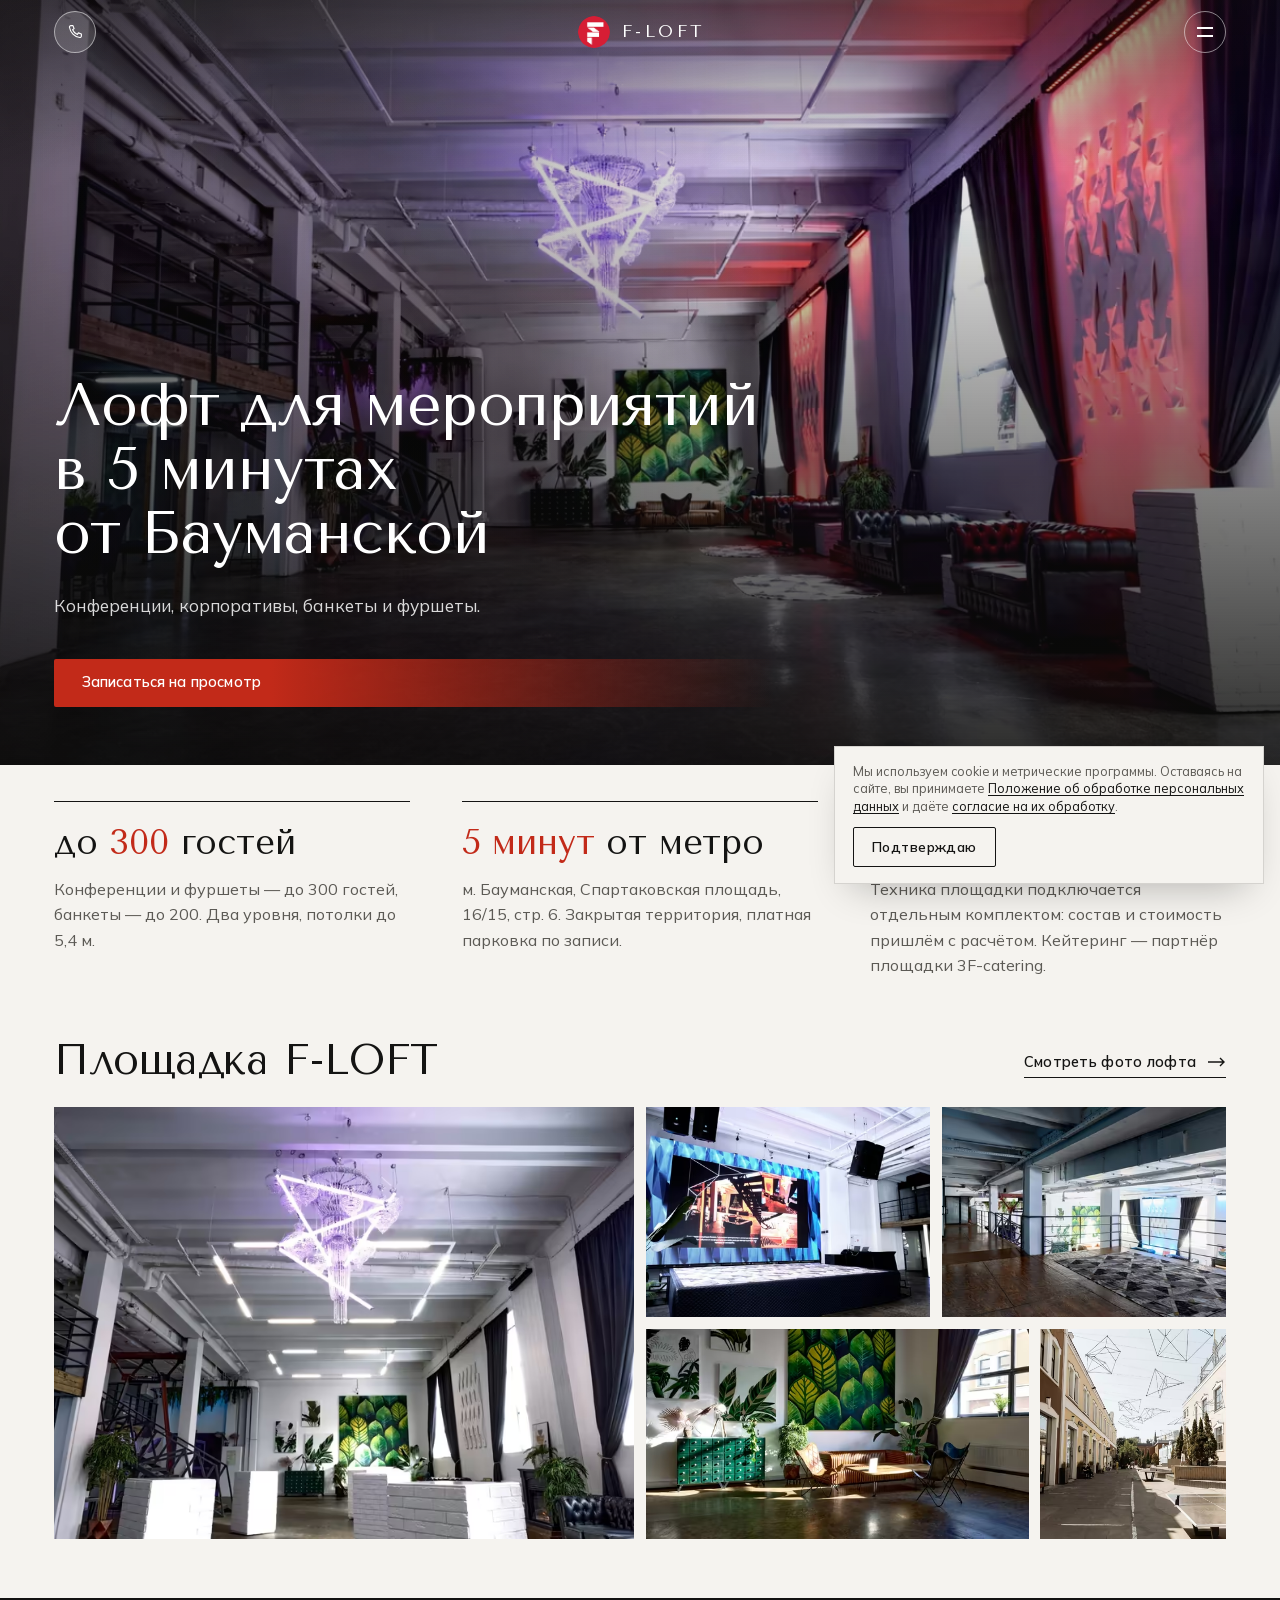
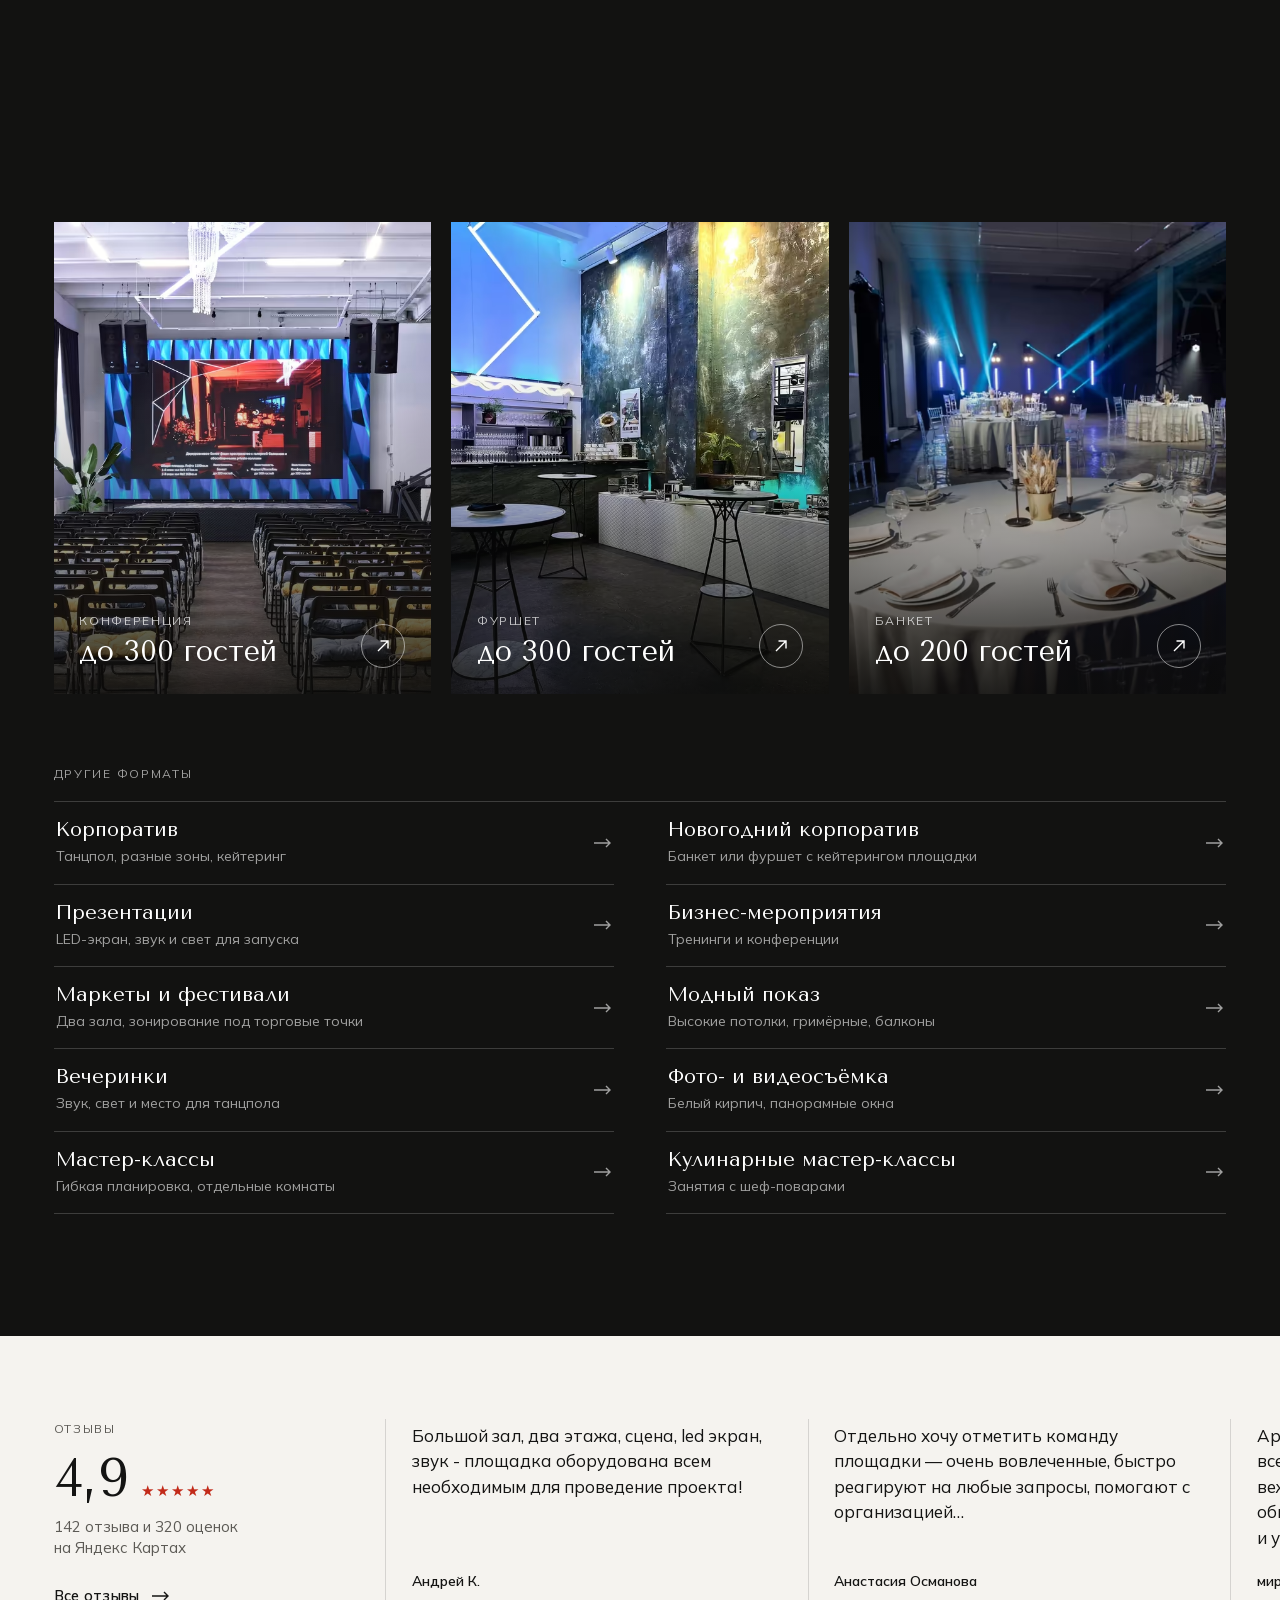
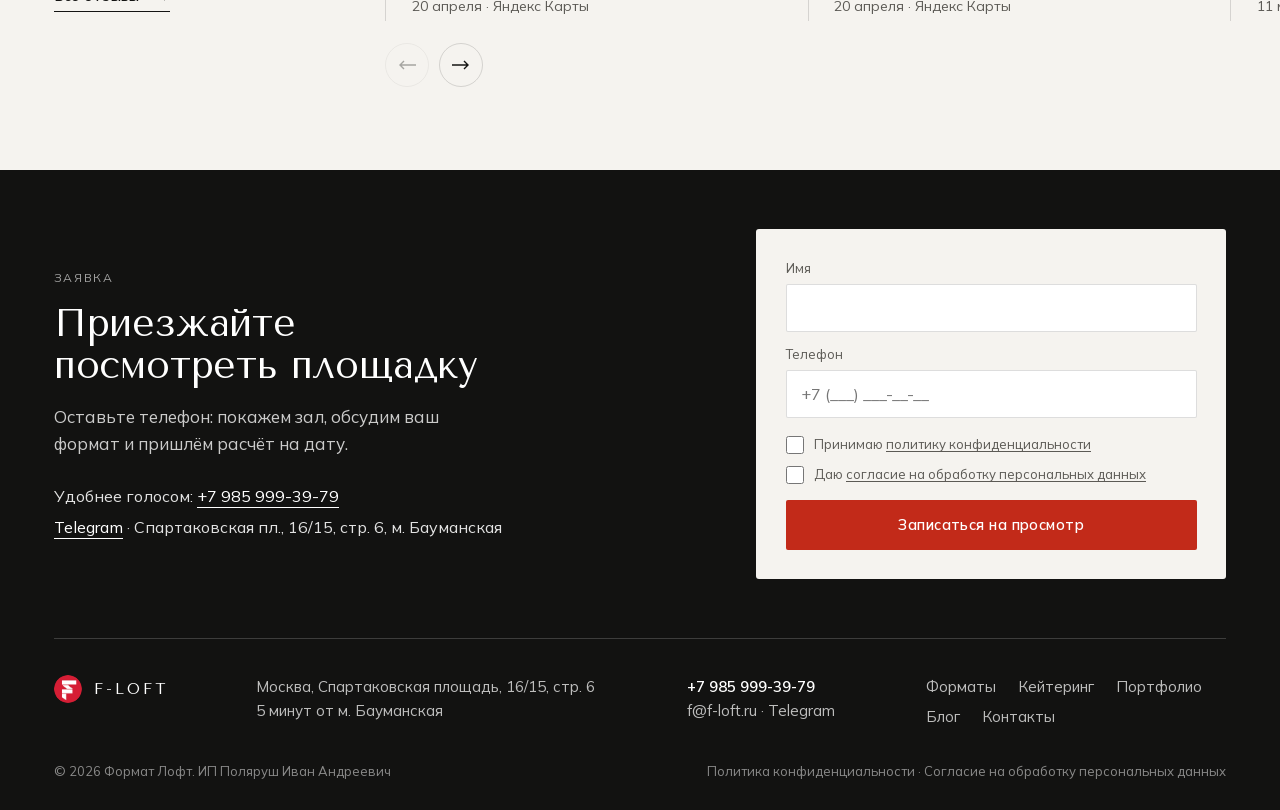
<file: floft-home/index.html>
<!DOCTYPE html>
<html lang="ru">
<head>
<meta charset="UTF-8">
<meta name="viewport" content="width=device-width, initial-scale=1, viewport-fit=cover">
<!-- Прототип: при переносе на f-loft.ru строку noindex удалить -->
<meta name="robots" content="noindex, nofollow">

<!-- Title, description, canonical и Open Graph — как на текущей главной f-loft.ru (не менялись) -->
<title>Аренда лофта на Бауманской для мероприятий Формат Лофт</title>
<meta name="description" content="Формат Лофт — аренда лофта 1100 м2 на Бауманской. Площадка для конференций, фуршетов, банкетов. Белый лофт для свадеб, корпоративов и съемок. Центр Москвы.">
<link rel="canonical" href="https://f-loft.ru/">
<meta property="og:locale" content="ru_RU">
<meta property="og:type" content="website">
<meta property="og:title" content="Аренда лофта на Бауманской для мероприятий Формат Лофт">
<meta property="og:description" content="Формат Лофт — аренда лофта 1100 м2 на Бауманской. Площадка для конференций, фуршетов, банкетов. Белый лофт для свадеб, корпоративов и съемок. Центр Москвы.">
<meta property="og:url" content="https://f-loft.ru/">
<meta property="og:site_name" content="F-Loft">
<meta property="og:image" content="assets/img/og.jpg">
<meta name="theme-color" content="#121211">
<link rel="icon" href="assets/img/logo.png">

<link rel="preload" href="assets/fonts/tenor-sans-cyrillic.woff2" as="font" type="font/woff2" crossorigin>
<link rel="preload" href="assets/fonts/mulish-cyrillic.woff2" as="font" type="font/woff2" crossorigin>
<link rel="preload" as="image" type="image/avif" fetchpriority="high"
      imagesrcset="assets/img/hero-m-600.avif 600w, assets/img/hero-m-900.avif 900w" imagesizes="100vw" media="(max-width: 700px)">
<link rel="preload" as="image" type="image/avif" fetchpriority="high"
      imagesrcset="assets/img/hero-1280.avif 1280w, assets/img/hero-1920.avif 1920w" imagesizes="100vw" media="(min-width: 701px)">
<link rel="stylesheet" href="css/home.css?v=1012c">
<script>document.documentElement.classList.add('js')</script>

<script type="application/ld+json">
{
  "@context": "https://schema.org",
  "@type": "Organization",
  "name": "Format Loft",
  "url": "https://f-loft.ru/",
  "logo": "https://f-loft.ru/wp-content/uploads/2021/11/152-1-150x150-optimized.png",
  "contactPoint": {
    "@type": "ContactPoint",
    "telephone": "+7 985 999 39 79",
    "contactType": "customer service",
    "areaServed": "RU",
    "availableLanguage": "ru-RU"
  },
  "address": {
    "@type": "PostalAddress",
    "streetAddress": "Спартаковская площадь, 16/15, строение 6",
    "addressLocality": "Москва",
    "postalCode": "105082",
    "addressCountry": "RU"
  }
}
</script>
</head>
<body>
<a class="skip" href="#main">Перейти к содержанию</a>

<!-- ============================ HEADER ============================ -->
<header class="hdr" id="hdr">
  <div class="wrap hdr__in">
    <nav class="nav" aria-label="Основная навигация">
      <ul class="nav__list">
        <li class="nav__item has-sub">
          <button class="chip nav__toggle" type="button" aria-expanded="false" aria-controls="sub-formats">
            Форматы
            <svg class="chev" viewBox="0 0 10 6" width="10" height="6" aria-hidden="true"><path d="M1 1l4 4 4-4" fill="none" stroke="currentColor" stroke-width="1.4"/></svg>
          </button>
          <ul class="sub" id="sub-formats">
            <li><a href="https://f-loft.ru/services/novogodnii-korporativ/">Новогодний корпоратив</a></li>
            <li><a href="https://f-loft.ru/services/konferencziya/">Конференции</a></li>
            <li><a href="https://f-loft.ru/services/iventy-prezentaczii/">Презентации</a></li>
            <li><a href="https://f-loft.ru/services/markety-i-festivali/">Маркеты и фестивали</a></li>
            <li class="sub__all"><a href="https://f-loft.ru/services/">Все форматы</a></li>
          </ul>
        </li>
        <li class="nav__item"><a class="chip" href="https://f-loft.ru/catering/">Кейтеринг</a></li>
        <li class="nav__item"><a class="chip" href="https://f-loft.ru/gallery/">Портфолио</a></li>
        <li class="nav__item"><a class="chip" href="https://f-loft.ru/blog/">Блог</a></li>
        <li class="nav__item"><a class="chip" href="https://f-loft.ru/contact/">Контакты</a></li>
      </ul>
    </nav>

    <a class="chip chip--fill chip--icon hdr__call" href="tel:+79859993979" aria-label="Позвонить: +7 985 999-39-79">
      <svg viewBox="0 0 24 24" width="18" height="18" aria-hidden="true"><path d="M6.6 3.5h2.7l1.5 4-2 1.4a12 12 0 0 0 6.3 6.3l1.4-2 4 1.5v2.7a2 2 0 0 1-2.2 2A16.6 16.6 0 0 1 4.6 5.7a2 2 0 0 1 2-2.2z" fill="none" stroke="currentColor" stroke-width="1.5" stroke-linejoin="round"/></svg>
    </a>

    <a class="logo" href="https://f-loft.ru/" aria-label="F-LOFT — на главную">
      <img src="assets/img/logo.png" width="32" height="32" alt="">
      <span>F-LOFT</span>
    </a>

    <a class="chip chip--fill hdr__phone" href="tel:+79859993979">
      <svg viewBox="0 0 24 24" width="15" height="15" aria-hidden="true"><path d="M6.6 3.5h2.7l1.5 4-2 1.4a12 12 0 0 0 6.3 6.3l1.4-2 4 1.5v2.7a2 2 0 0 1-2.2 2A16.6 16.6 0 0 1 4.6 5.7a2 2 0 0 1 2-2.2z" fill="none" stroke="currentColor" stroke-width="1.6" stroke-linejoin="round"/></svg>
      +7 985 999-39-79
    </a>

    <button class="chip chip--icon burger" type="button" aria-expanded="false" aria-controls="mnav" aria-label="Открыть меню">
      <span></span><span></span>
    </button>
  </div>
</header>

<!-- Мобильное меню -->
<div class="mnav" id="mnav" hidden>
  <nav class="mnav__in wrap" aria-label="Мобильная навигация">
    <ul class="mnav__list">
      <li>
        <a href="https://f-loft.ru/services/">Форматы</a>
        <ul class="mnav__sub">
          <li><a href="https://f-loft.ru/services/novogodnii-korporativ/">Новогодний корпоратив</a></li>
          <li><a href="https://f-loft.ru/services/konferencziya/">Конференции</a></li>
          <li><a href="https://f-loft.ru/services/iventy-prezentaczii/">Презентации</a></li>
          <li><a href="https://f-loft.ru/services/markety-i-festivali/">Маркеты и фестивали</a></li>
        </ul>
      </li>
      <li><a href="https://f-loft.ru/catering/">Кейтеринг</a></li>
      <li><a href="https://f-loft.ru/gallery/">Портфолио</a></li>
      <li><a href="https://f-loft.ru/blog/">Блог</a></li>
      <li><a href="https://f-loft.ru/contact/">Контакты</a></li>
    </ul>
    <div class="mnav__foot">
      <a class="mnav__phone" href="tel:+79859993979">+7 985 999-39-79</a>
      <button class="btn btn--accent" type="button" data-open-form data-intent="viewing">Записаться на просмотр</button>
    </div>
  </nav>
</div>

<main id="main">

<!-- ============================ HERO ============================ -->
<section class="hero" aria-labelledby="hero-title">
  <picture class="hero__bg">
    <source media="(max-width: 700px)" type="image/avif" srcset="assets/img/hero-m-600.avif 600w, assets/img/hero-m-900.avif 900w" sizes="100vw">
    <source media="(max-width: 700px)" type="image/webp" srcset="assets/img/hero-m-600.webp 600w, assets/img/hero-m-900.webp 900w" sizes="100vw">
    <source type="image/avif" srcset="assets/img/hero-1280.avif 1280w, assets/img/hero-1920.avif 1920w" sizes="100vw">
    <source type="image/webp" srcset="assets/img/hero-1280.webp 1280w, assets/img/hero-1920.webp 1920w" sizes="100vw">
    <img src="assets/img/hero-1280.webp" width="1280" height="720" alt="Главный зал F-LOFT: белые колонны, световая люстра, высокие окна и лаунж-зона" fetchpriority="high" decoding="async">
  </picture>

  <div class="wrap hero__in">
    <h1 class="hero__title" id="hero-title">Лофт для мероприятий <span>в 5 минутах</span> <span>от Бауманской</span></h1>
    <p class="hero__sub">Конференции, корпоративы, банкеты и фуршеты.</p>

    <div class="hero__cta">
      <button class="btn btn--accent btn--fade" type="button" data-open-form data-intent="viewing" id="hero-cta">Записаться на просмотр</button>
    </div>
  </div>
</section>

<!-- ============================ УТП ============================ -->
<section class="usp" aria-label="Коротко о площадке">
  <div class="wrap">
    <ul class="usp__list">
      <li>
        <p class="usp__key">до <em>300</em> гостей</p>
        <p class="usp__txt">Конференции и фуршеты — до 300 гостей, банкеты — до 200. Два уровня, потолки до 5,4 м.</p>
      </li>
      <li>
        <p class="usp__key"><em>5 минут</em> от метро</p>
        <p class="usp__txt">м. Бауманская, Спартаковская площадь, 16/15, стр. 6. Закрытая территория, платная парковка по записи.</p>
      </li>
      <li>
        <p class="usp__key">Сцена и <em>LED‑экран</em></p>
        <p class="usp__txt">Техника площадки подключается отдельным комплектом: состав и стоимость пришлём с расчётом. Кейтеринг — партнёр площадки 3F-catering.</p>
      </li>
    </ul>
  </div>
</section>

<!-- ============================ ПЛОЩАДКА ============================
     Пять кадров самой площадки (без гостей): главный зал, сцена, второй уровень, лаунж, двор.
     Сетка-бенто, высота привязана к высоте экрана — блок не выше 3/4 экрана. Каждый кадр ведёт в «Фото лофта». -->
<section class="pf" aria-labelledby="pf-title">
  <div class="wrap">
    <header class="sec-head" data-rv>
      <h2 class="h2" id="pf-title">Площадка F-LOFT</h2>
      <a class="more" href="https://f-loft.ru/gallery/foto-lofta/">Смотреть фото лофта <svg class="arr" viewBox="0 0 18 10" width="18" height="10" aria-hidden="true"><path d="M0 5h16M12 1l4 4-4 4" fill="none" stroke="currentColor" stroke-width="1.4"/></svg></a>
    </header>

    <div class="bento">
      <a class="bento__i bento__i--a" href="https://f-loft.ru/gallery/foto-lofta/" data-rv>
        <picture>
          <source type="image/avif" srcset="assets/img/sp-hall-800.avif 800w, assets/img/sp-hall-1400.avif 1400w" sizes="(max-width: 760px) 100vw, 50vw">
          <source type="image/webp" srcset="assets/img/sp-hall-800.webp 800w, assets/img/sp-hall-1400.webp 1400w" sizes="(max-width: 760px) 100vw, 50vw">
          <img src="assets/img/sp-hall-800.webp" width="800" height="533" alt="Главный зал F-LOFT при дневном свете: белые стены, высокие окна, световая люстра" loading="lazy" decoding="async">
        </picture>
      </a>
      <a class="bento__i bento__i--b" href="https://f-loft.ru/gallery/foto-lofta/" data-rv>
        <picture>
          <source type="image/avif" srcset="assets/img/sp-stage-480.avif 480w, assets/img/sp-stage-760.avif 760w" sizes="(max-width: 760px) 66vw, 25vw">
          <source type="image/webp" srcset="assets/img/sp-stage-480.webp 480w, assets/img/sp-stage-760.webp 760w" sizes="(max-width: 760px) 66vw, 25vw">
          <img src="assets/img/sp-stage-480.webp" width="480" height="320" alt="Сцена F-LOFT с LED-экраном и акустикой" loading="lazy" decoding="async">
        </picture>
      </a>
      <a class="bento__i bento__i--c" href="https://f-loft.ru/gallery/foto-lofta/" data-rv>
        <picture>
          <source type="image/avif" srcset="assets/img/sp-level2-480.avif 480w, assets/img/sp-level2-760.avif 760w" sizes="(max-width: 760px) 34vw, 25vw">
          <source type="image/webp" srcset="assets/img/sp-level2-480.webp 480w, assets/img/sp-level2-760.webp 760w" sizes="(max-width: 760px) 34vw, 25vw">
          <img src="assets/img/sp-level2-480.webp" width="480" height="320" alt="Второй уровень F-LOFT: галерея с видом на главный зал" loading="lazy" decoding="async">
        </picture>
      </a>
      <a class="bento__i bento__i--d" href="https://f-loft.ru/gallery/foto-lofta/" data-rv>
        <picture>
          <source type="image/avif" srcset="assets/img/sp-lounge-640.avif 640w, assets/img/sp-lounge-1000.avif 1000w" sizes="(max-width: 760px) 66vw, 33vw">
          <source type="image/webp" srcset="assets/img/sp-lounge-640.webp 640w, assets/img/sp-lounge-1000.webp 1000w" sizes="(max-width: 760px) 66vw, 33vw">
          <img src="assets/img/sp-lounge-640.webp" width="640" height="320" alt="Лаунж-зона F-LOFT: диван, кресла и зелёные панно на белой стене" loading="lazy" decoding="async">
        </picture>
      </a>
      <a class="bento__i bento__i--e" href="https://f-loft.ru/gallery/foto-lofta/" data-rv>
        <picture>
          <source type="image/avif" srcset="assets/img/sp-yard-400.avif 400w, assets/img/sp-yard-600.avif 600w" sizes="(max-width: 760px) 34vw, 17vw">
          <source type="image/webp" srcset="assets/img/sp-yard-400.webp 400w, assets/img/sp-yard-600.webp 600w" sizes="(max-width: 760px) 34vw, 17vw">
          <img src="assets/img/sp-yard-400.webp" width="400" height="400" alt="Внутренний двор кластера, где находится F-LOFT" loading="lazy" decoding="async">
        </picture>
      </a>
    </div>
  </div>
</section>

<!-- ============================ ФОРМАТЫ И ВМЕСТИМОСТЬ ============================ -->
<section class="fm" id="formats" aria-labelledby="fm-title">
  <div class="wrap">
    <header class="sec-head" data-rv>
      <h2 class="h2" id="fm-title">Форматы и вместимость</h2>
      <a class="more" href="https://f-loft.ru/services/">Все форматы <svg class="arr" viewBox="0 0 18 10" width="18" height="10" aria-hidden="true"><path d="M0 5h16M12 1l4 4-4 4" fill="none" stroke="currentColor" stroke-width="1.4"/></svg></a>
    </header>

    <ul class="cap">
      <li data-rv>
        <a class="cap__card" href="https://f-loft.ru/services/konferencziya/">
          <picture>
            <source type="image/avif" srcset="assets/img/cap-conf-600.avif 600w, assets/img/cap-conf-900.avif 900w" sizes="(max-width: 760px) 78vw, 30vw">
            <source type="image/webp" srcset="assets/img/cap-conf-600.webp 600w, assets/img/cap-conf-900.webp 900w" sizes="(max-width: 760px) 78vw, 30vw">
            <img src="assets/img/cap-conf-600.webp" width="600" height="750" alt="Театральная рассадка перед сценой с LED-экраном в F-LOFT" loading="lazy" decoding="async">
          </picture>
          <span class="cap__body">
            <span class="cap__name">Конференция</span>
            <span class="cap__num">до 300 гостей</span>
          </span>
          <span class="cap__go" aria-hidden="true"><svg viewBox="0 0 14 14" width="14" height="14"><path d="M2 12L12 2M4.500 2H12v7.500" fill="none" stroke="currentColor" stroke-width="1.4"/></svg></span>
        </a>
      </li>
      <li data-rv>
        <a class="cap__card" href="https://f-loft.ru/services/furshet/">
          <picture>
            <source type="image/avif" srcset="assets/img/cap-furshet-600.avif 600w, assets/img/cap-furshet-900.avif 900w" sizes="(max-width: 760px) 78vw, 30vw">
            <source type="image/webp" srcset="assets/img/cap-furshet-600.webp 600w, assets/img/cap-furshet-900.webp 900w" sizes="(max-width: 760px) 78vw, 30vw">
            <img src="assets/img/cap-furshet-600.webp" width="600" height="750" alt="Коктейльные столы и фуршетная линия в F-LOFT" loading="lazy" decoding="async">
          </picture>
          <span class="cap__body">
            <span class="cap__name">Фуршет</span>
            <span class="cap__num">до 300 гостей</span>
          </span>
          <span class="cap__go" aria-hidden="true"><svg viewBox="0 0 14 14" width="14" height="14"><path d="M2 12L12 2M4.500 2H12v7.500" fill="none" stroke="currentColor" stroke-width="1.4"/></svg></span>
        </a>
      </li>
      <li data-rv>
        <a class="cap__card" href="https://f-loft.ru/services/banket/">
          <picture>
            <source type="image/avif" srcset="assets/img/cap-banket-600.avif 600w, assets/img/cap-banket-800.avif 800w" sizes="(max-width: 760px) 78vw, 30vw">
            <source type="image/webp" srcset="assets/img/cap-banket-600.webp 600w, assets/img/cap-banket-800.webp 800w" sizes="(max-width: 760px) 78vw, 30vw">
            <img src="assets/img/cap-banket-600.webp" width="600" height="750" alt="Круглые банкетные столы с сервировкой в зале F-LOFT" loading="lazy" decoding="async">
          </picture>
          <span class="cap__body">
            <span class="cap__name">Банкет</span>
            <span class="cap__num">до 200 гостей</span>
          </span>
          <span class="cap__go" aria-hidden="true"><svg viewBox="0 0 14 14" width="14" height="14"><path d="M2 12L12 2M4.500 2H12v7.500" fill="none" stroke="currentColor" stroke-width="1.4"/></svg></span>
        </a>
      </li>
    </ul>

    <h3 class="fm__sub" data-rv>Другие форматы</h3>
    <ul class="rows" data-rv>
      <li><a href="https://f-loft.ru/services/office-party/"><span class="rows__name">Корпоратив</span><span class="rows__txt">Танцпол, разные зоны, кейтеринг</span><svg class="arr" viewBox="0 0 18 10" width="18" height="10" aria-hidden="true"><path d="M0 5h16M12 1l4 4-4 4" fill="none" stroke="currentColor" stroke-width="1.4"/></svg></a></li>
      <li><a href="https://f-loft.ru/services/novogodnii-korporativ/"><span class="rows__name">Новогодний корпоратив</span><span class="rows__txt">Банкет или фуршет с кейтерингом площадки</span><svg class="arr" viewBox="0 0 18 10" width="18" height="10" aria-hidden="true"><path d="M0 5h16M12 1l4 4-4 4" fill="none" stroke="currentColor" stroke-width="1.4"/></svg></a></li>
      <li><a href="https://f-loft.ru/services/iventy-prezentaczii/"><span class="rows__name">Презентации</span><span class="rows__txt">LED-экран, звук и свет для запуска</span><svg class="arr" viewBox="0 0 18 10" width="18" height="10" aria-hidden="true"><path d="M0 5h16M12 1l4 4-4 4" fill="none" stroke="currentColor" stroke-width="1.4"/></svg></a></li>
      <li><a href="https://f-loft.ru/services/biznes-meropriyatiya/"><span class="rows__name">Бизнес-мероприятия</span><span class="rows__txt">Тренинги и конференции</span><svg class="arr" viewBox="0 0 18 10" width="18" height="10" aria-hidden="true"><path d="M0 5h16M12 1l4 4-4 4" fill="none" stroke="currentColor" stroke-width="1.4"/></svg></a></li>
      <li><a href="https://f-loft.ru/services/markety-i-festivali/"><span class="rows__name">Маркеты и фестивали</span><span class="rows__txt">Два зала, зонирование под торговые точки</span><svg class="arr" viewBox="0 0 18 10" width="18" height="10" aria-hidden="true"><path d="M0 5h16M12 1l4 4-4 4" fill="none" stroke="currentColor" stroke-width="1.4"/></svg></a></li>
      <li><a href="https://f-loft.ru/services/modnyj-pokaz/"><span class="rows__name">Модный показ</span><span class="rows__txt">Высокие потолки, гримёрные, балконы</span><svg class="arr" viewBox="0 0 18 10" width="18" height="10" aria-hidden="true"><path d="M0 5h16M12 1l4 4-4 4" fill="none" stroke="currentColor" stroke-width="1.4"/></svg></a></li>
      <li><a href="https://f-loft.ru/services/vecherinki/"><span class="rows__name">Вечеринки</span><span class="rows__txt">Звук, свет и место для танцпола</span><svg class="arr" viewBox="0 0 18 10" width="18" height="10" aria-hidden="true"><path d="M0 5h16M12 1l4 4-4 4" fill="none" stroke="currentColor" stroke-width="1.4"/></svg></a></li>
      <li><a href="https://f-loft.ru/services/foto-i-video-semka/"><span class="rows__name">Фото- и видеосъёмка</span><span class="rows__txt">Белый кирпич, панорамные окна</span><svg class="arr" viewBox="0 0 18 10" width="18" height="10" aria-hidden="true"><path d="M0 5h16M12 1l4 4-4 4" fill="none" stroke="currentColor" stroke-width="1.4"/></svg></a></li>
      <li><a href="https://f-loft.ru/services/ploshhadka-dlya-master-klassa/"><span class="rows__name">Мастер-классы</span><span class="rows__txt">Гибкая планировка, отдельные комнаты</span><svg class="arr" viewBox="0 0 18 10" width="18" height="10" aria-hidden="true"><path d="M0 5h16M12 1l4 4-4 4" fill="none" stroke="currentColor" stroke-width="1.4"/></svg></a></li>
      <li><a href="https://f-loft.ru/services/kulinarnye-master-klassy/"><span class="rows__name">Кулинарные мастер-классы</span><span class="rows__txt">Занятия с шеф-поварами</span><svg class="arr" viewBox="0 0 18 10" width="18" height="10" aria-hidden="true"><path d="M0 5h16M12 1l4 4-4 4" fill="none" stroke="currentColor" stroke-width="1.4"/></svg></a></li>
    </ul>
  </div>
</section>

<!-- ============================ ОТЗЫВЫ ============================ -->
<section class="rv" aria-labelledby="rv-title">
  <div class="wrap rv__in">
    <div class="rv__sum" data-rv>
      <h2 class="rv__title" id="rv-title">Отзывы</h2>
      <p class="rv__score"><b>4,9</b><span class="stars" aria-hidden="true">★★★★★</span></p>
      <p class="rv__meta">142 отзыва и 320 оценок <br>на Яндекс Картах</p>
      <a class="more" href="https://yandex.ru/maps/org/format_loft/86625789912/reviews/" target="_blank" rel="noopener">Все отзывы <svg class="arr" viewBox="0 0 18 10" width="18" height="10" aria-hidden="true"><path d="M0 5h16M12 1l4 4-4 4" fill="none" stroke="currentColor" stroke-width="1.4"/></svg></a>
    </div>

    <div class="rv__main" data-rv>
      <ul class="rv__track" id="rv-track" tabindex="0" aria-label="Отзывы гостей, прокручиваются горизонтально">
        <li class="quote">
          <blockquote>Большой зал, два этажа, сцена, led экран, звук - площадка оборудована всем необходимым для проведение проекта!</blockquote>
          <p class="quote__by"><b>Андрей К.</b><span>20 апреля · Яндекс Карты</span></p>
        </li>
        <li class="quote">
          <blockquote>Отдельно хочу отметить команду площадки — очень вовлеченные, быстро реагируют на любые запросы, помогают с организацией…</blockquote>
          <p class="quote__by"><b>Анастасия Османова</b><span>20 апреля · Яндекс Карты</span></p>
        </li>
        <li class="quote">
          <blockquote>Арендовали площадку с кейтерингом 3ф, все было супер. Быстрая обратная связь, вежливый персонал, очень комфортно общаться с командой. Площадка красивая и удобная, недалеко от метро.</blockquote>
          <p class="quote__by"><b>мирсонс</b><span>11 марта · Яндекс Карты</span></p>
        </li>
        <li class="quote">
          <blockquote>Отмечали здесь корпоратив, и это была любовь с первого взгляда! Площадка просто огромная и очень стильная…</blockquote>
          <p class="quote__by"><b>Эдвард М.</b><span>22 февраля · Яндекс Карты</span></p>
        </li>
        <li class="quote">
          <blockquote>Прекрасно подойдет как для деловых мероприятий, так и для свадеб и семейных праздников. Близко от метро. Кухня и подача потрясающие.</blockquote>
          <p class="quote__by"><b>Елена Дуденкова</b><span>14 апреля · Яндекс Карты</span></p>
        </li>
      </ul>
      <div class="rv__nav">
        <button type="button" class="round" data-rv-prev aria-label="Предыдущие отзывы"><svg viewBox="0 0 18 10" width="18" height="10" aria-hidden="true"><path d="M18 5H2M6 1L2 5l4 4" fill="none" stroke="currentColor" stroke-width="1.4"/></svg></button>
        <button type="button" class="round" data-rv-next aria-label="Следующие отзывы"><svg viewBox="0 0 18 10" width="18" height="10" aria-hidden="true"><path d="M0 5h16M12 1l4 4-4 4" fill="none" stroke="currentColor" stroke-width="1.4"/></svg></button>
      </div>
    </div>
  </div>
</section>

<!-- ============================ CTA ============================ -->
<section class="visit" id="visit" aria-labelledby="visit-title">
  <div class="wrap visit__in">
    <div class="visit__txt" data-rv>
      <p class="eyebrow">Заявка</p>
      <h2 class="h2" id="visit-title">Приезжайте посмотреть площадку</h2>
      <p class="visit__lead">Оставьте телефон: покажем зал, обсудим ваш формат и пришлём расчёт на дату.</p>
      <p class="visit__alt">
        <span>Удобнее голосом: <a href="tel:+79859993979">+7 985 999-39-79</a></span>
        <span><a href="https://t.me/+79859993979" target="_blank" rel="noopener">Telegram</a> · Спартаковская пл., 16/15, стр. 6, м. Бауманская</span>
      </p>
    </div>

    <!-- Встроенная форма. Поля — как у Contact Form 7 №114599 (форма в нижнем блоке f-loft.ru):
         your-name, your-phone, acceptance-226 ×2, kc_honeypot. На сайте вместо <form data-demo> ставится её шорткод.
         В прототипе форма НИКУДА не отправляется. -->
    <div class="wpcf7 visit__form" id="visit-box" data-rv>
        <form class="wpcf7-form" id="visit-form" novalidate data-demo aria-labelledby="visit-title">
            <label class="fld">
              <span class="fld__l">Имя</span>
              <span class="wpcf7-form-control-wrap"><input class="wpcf7-form-control wpcf7-text" type="text" name="your-name" id="visit-name" autocomplete="name" required aria-required="true"></span>
            </label>
            <label class="fld">
              <span class="fld__l">Телефон</span>
              <span class="wpcf7-form-control-wrap"><input class="wpcf7-form-control wpcf7-tel" type="tel" name="your-phone" id="visit-phone" autocomplete="tel" inputmode="tel" placeholder="+7 (___) ___-__-__" required aria-required="true"></span>
            </label>
          <fieldset class="agree">
            <legend class="vh">Согласия</legend>
            <label><input type="checkbox" name="acceptance-226" value="1" id="visit-agree-1" data-agree><span>Принимаю <a href="https://f-loft.ru/privacy-policy/" target="_blank" rel="noopener">политику конфиденциальности</a></span></label>
            <label><input type="checkbox" name="acceptance-226" value="1" id="visit-agree-2" data-agree><span>Даю <a href="https://f-loft.ru/soglasie/" target="_blank" rel="noopener">согласие на обработку персональных данных</a></span></label>
          </fieldset>
          <input class="hp" type="text" name="kc_honeypot" tabindex="-1" autocomplete="off" aria-hidden="true">
          <p class="form-err" id="visit-err" role="alert" hidden></p>
          <input class="wpcf7-form-control wpcf7-submit btn btn--accent" type="submit" value="Записаться на просмотр">
        </form>
        <div class="visit__ok" id="visit-ok" hidden>
          <p class="visit__ok-t" tabindex="-1">Заявка отправлена</p>
          <p>Спасибо. Свяжемся с вами по указанному номеру.</p>
          <p class="modal__demo">Прототип: форма не подключена, заявка никуда не ушла.</p>
        </div>
    </div>
  </div>
</section>

</main>

<!-- ============================ FOOTER ============================ -->
<footer class="ftr">
  <div class="wrap"><div class="ftr__in">
    <div class="ftr__top">
      <a class="logo" href="https://f-loft.ru/" aria-label="F-LOFT — на главную">
        <img src="assets/img/logo.png" width="28" height="28" alt="" loading="lazy">
        <span>F-LOFT</span>
      </a>
      <address class="ftr__addr">
        Москва, Спартаковская площадь, 16/15, стр. 6<br>
        5 минут от м. Бауманская
      </address>
      <p class="ftr__contacts">
        <a href="tel:+79859993979">+7 985 999-39-79</a><br>
        <a href="mailto:f@f-loft.ru">f@f-loft.ru</a> · <a href="https://t.me/+79859993979" target="_blank" rel="noopener">Telegram</a>
      </p>
      <nav class="ftr__nav" aria-label="Ссылки в подвале">
        <a href="https://f-loft.ru/services/">Форматы</a>
        <a href="https://f-loft.ru/catering/">Кейтеринг</a>
        <a href="https://f-loft.ru/gallery/">Портфолио</a>
        <a href="https://f-loft.ru/blog/">Блог</a>
        <a href="https://f-loft.ru/contact/">Контакты</a>
      </nav>
    </div>
    <div class="ftr__bot">
      <span>© 2026 Формат Лофт. ИП Поляруш Иван Андреевич</span>
      <span><a href="https://f-loft.ru/privacy-policy/">Политика конфиденциальности</a><span class="sep"> · </span><a href="https://f-loft.ru/soglasie/">Согласие на обработку персональных данных</a></span>
    </div>
  </div></div>
</footer>

<!-- ============================ Плавающая кнопка (mobile) ============================ -->
<div class="fab" id="fab" aria-hidden="true">
  <a class="fab__call" href="tel:+79859993979" aria-label="Позвонить: +7 985 999-39-79" tabindex="-1">
    <svg viewBox="0 0 24 24" width="20" height="20" aria-hidden="true"><path d="M6.6 3.5h2.7l1.5 4-2 1.4a12 12 0 0 0 6.3 6.3l1.4-2 4 1.5v2.7a2 2 0 0 1-2.2 2A16.6 16.6 0 0 1 4.6 5.700a2 2 0 0 1 2-2.2z" fill="none" stroke="currentColor" stroke-width="1.5" stroke-linejoin="round"/></svg>
  </a>
  <button class="btn btn--accent fab__btn" type="button" data-open-form data-intent="request" tabindex="-1">Оставить заявку</button>
</div>

<!-- ============================ POPUP ============================
     Разметка формы повторяет Contact Form 7 #114286 (попап «Оставить заявку» на f-loft.ru):
     те же name у полей — your-name, your-phone, your-date, textarea-900, acceptance-226, kc_honeypot.
     Видимой проверки «выберите картинку» в форме нет (убрана по решению ML); осталось невидимое поле-ловушка kc_honeypot.
     На сайте вместо <form data-demo> вставляется шорткод этой формы; стили .wpcf7 из css/home.css её оформят.
     В прототипе форма НИКУДА не отправляется (data-demo). -->
<dialog class="modal" id="lead" aria-labelledby="lead-title">
  <button class="modal__x" type="button" data-close aria-label="Закрыть">
    <svg viewBox="0 0 16 16" width="16" height="16" aria-hidden="true"><path d="M2 2l12 12M14 2L2 14" fill="none" stroke="currentColor" stroke-width="1.4"/></svg>
  </button>

  <div class="modal__form">
    <h2 class="modal__title" id="lead-title">Узнать цену и особенности зала</h2>
    <p class="modal__sub" id="lead-sub">Перезвоним и ответим на вопросы.</p>

    <div class="wpcf7">
      <form class="wpcf7-form" id="lead-form" novalidate data-demo>
        <label class="fld">
          <span class="fld__l">Имя</span>
          <span class="wpcf7-form-control-wrap"><input class="wpcf7-form-control wpcf7-text" type="text" name="your-name" autocomplete="name" required aria-required="true"></span>
        </label>
        <label class="fld">
          <span class="fld__l">Телефон</span>
          <span class="wpcf7-form-control-wrap"><input class="wpcf7-form-control wpcf7-tel" type="tel" name="your-phone" id="your-phone" autocomplete="tel" inputmode="tel" placeholder="+7 (___) ___-__-__" required aria-required="true"></span>
        </label>
        <label class="fld">
          <span class="fld__l">Дата мероприятия <i>если известна</i></span>
          <span class="wpcf7-form-control-wrap"><input class="wpcf7-form-control wpcf7-date" type="date" name="your-date"></span>
        </label>

        <!-- Поле «Сообщение» формы остаётся, но скрыто: в него пишется, с какой кнопки пришла заявка -->
        <textarea class="wpcf7-form-control wpcf7-textarea" name="textarea-900" hidden></textarea>

        <fieldset class="agree">
          <legend class="vh">Согласия</legend>
          <label><input type="checkbox" name="acceptance-226" value="1" data-agree><span>Принимаю <a href="https://f-loft.ru/privacy-policy/" target="_blank" rel="noopener">политику конфиденциальности</a></span></label>
          <label><input type="checkbox" name="acceptance-226" value="1" data-agree><span>Даю <a href="https://f-loft.ru/soglasie/" target="_blank" rel="noopener">согласие на обработку персональных данных</a></span></label>
        </fieldset>

        <input class="hp" type="text" name="kc_honeypot" tabindex="-1" autocomplete="off" aria-hidden="true">

        <p class="form-err" id="lead-err" role="alert" hidden></p>
        <input class="wpcf7-form-control wpcf7-submit btn btn--accent" type="submit" value="Отправить">
      </form>
    </div>
  </div>

  <div class="modal__ok" id="lead-ok" hidden>
    <h2 class="modal__title" tabindex="-1">Заявка отправлена</h2>
    <p class="modal__sub">Спасибо. Свяжемся с вами по указанному номеру.</p>
    <p class="modal__demo">Прототип: форма не подключена, заявка никуда не ушла.</p>
    <button class="btn btn--line" type="button" data-close>Закрыть</button>
  </div>
</dialog>

<!-- Cookie: компактная плашка вместо баннера на пол-экрана.
     Текст сокращён (обе ссылки и смысл сохранены) — формулировку согласовать с юристом.
     Исходный текст сайта: «Мы используем файлы cookie. Оставаясь на сайте, вы подтверждаете, что ознакомлены и принимаете условия
     «Положения об обработке персональных данных» и даете согласие на обработку персональных данных метрическими программами
     в соответствии с ФЗ № 152-ФЗ «О персональных данных».» -->
<div class="cookie" id="cookie" hidden>
  <p>Мы используем cookie и метрические программы. Оставаясь на сайте, вы принимаете <a href="https://f-loft.ru/privacy-policy/">Положение об обработке персональных данных</a> и даёте <a href="https://f-loft.ru/soglasie/">согласие на их обработку</a>.</p>
  <button class="btn btn--line btn--sm" type="button" id="cookie-ok">Подтверждаю</button>
</div>

<script src="js/home.js?v=1012c" defer></script>
</body>
</html>
</file>
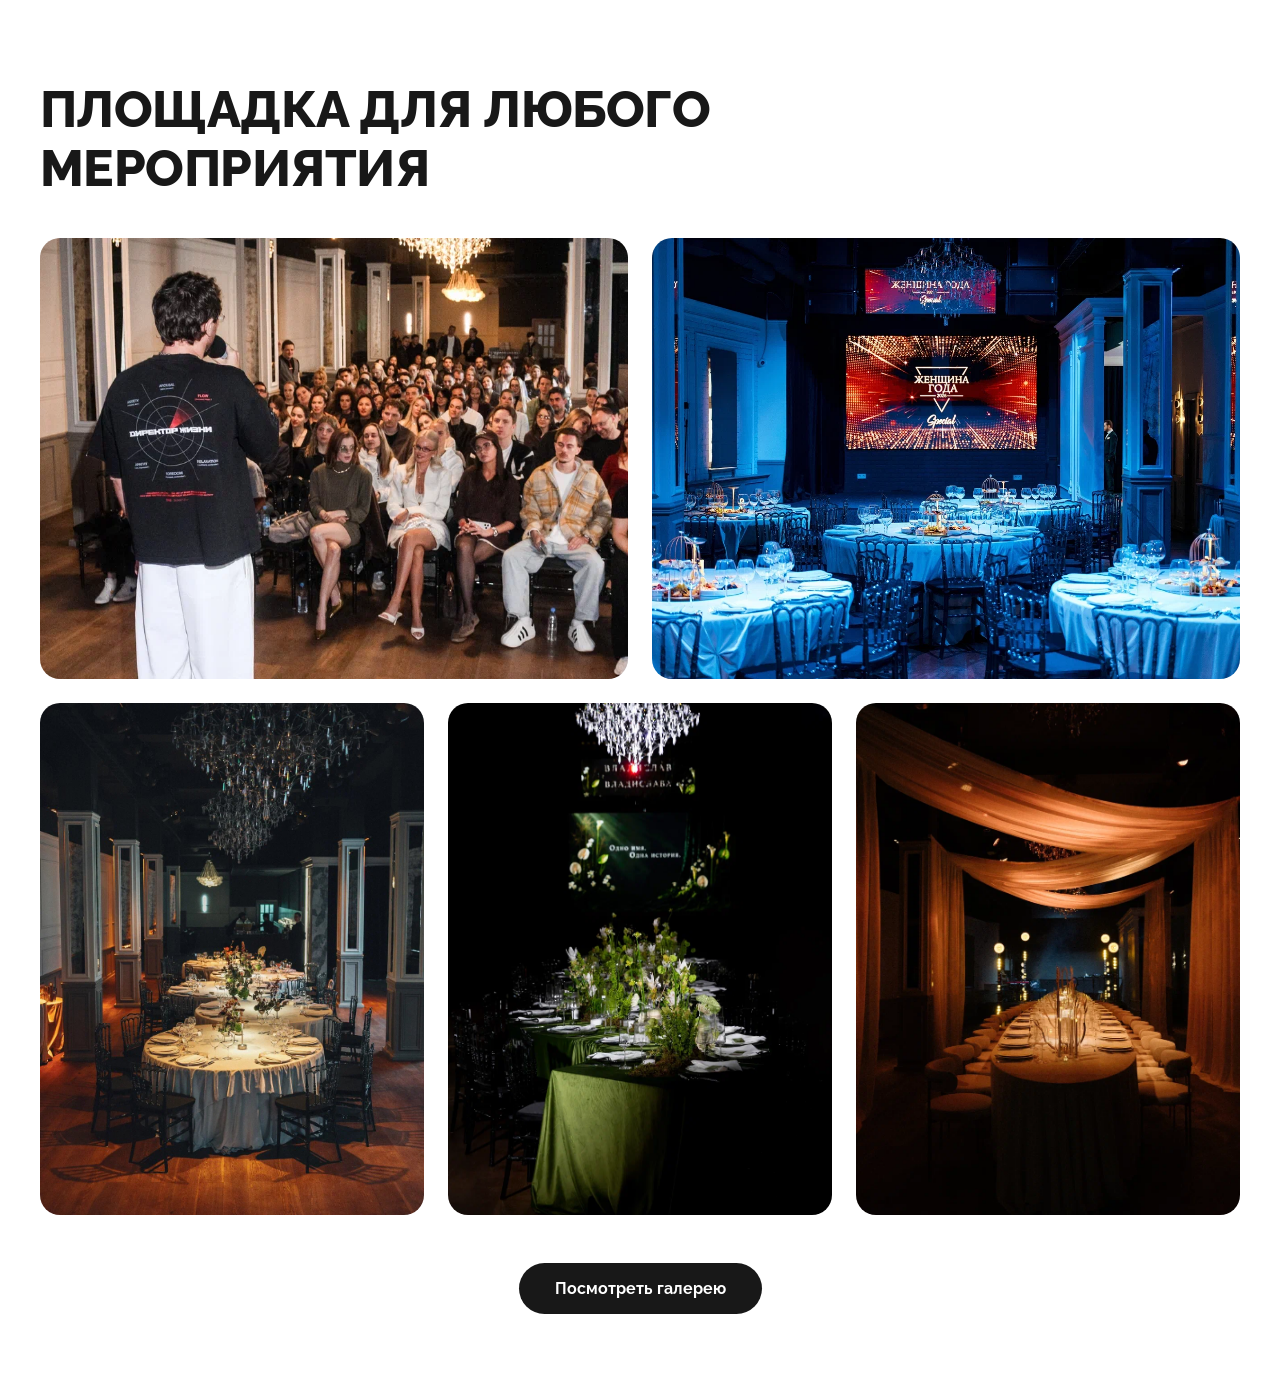
<file: floft-section-gallery/index.html>
<!DOCTYPE html>
<html lang="ru">
<head>
<meta charset="UTF-8">
<meta name="viewport" content="width=device-width, initial-scale=1.0">
<title>Площадка для любого мероприятия — F-Loft</title>
<link rel="preconnect" href="https://fonts.googleapis.com">
<link href="https://fonts.googleapis.com/css2?family=Raleway:wght@400;700;800&display=swap" rel="stylesheet">
<link rel="stylesheet" href="css/gallery-section.css">
</head>
<body style="margin:0;">

<section class="event-gallery">
  <h2 class="event-gallery__title">Площадка для любого<br>мероприятия</h2>

  <div class="event-gallery__grid">
    <div class="event-gallery__row event-gallery__row--top">
      <div class="event-gallery__item">
        <img src="assets/img/photo-1-speaker.webp" alt="Спикер выступает перед гостями в зале F-Loft">
      </div>
      <div class="event-gallery__item">
        <img src="assets/img/photo-2-gala.webp" alt="Банкетная рассадка гала-ужина в синем свете">
      </div>
    </div>
    <div class="event-gallery__row event-gallery__row--bottom">
      <div class="event-gallery__item">
        <img src="assets/img/photo-3-tables.jpg" alt="Круглые столы с сервировкой в зале">
      </div>
      <div class="event-gallery__item">
        <img src="assets/img/photo-4-greenery.webp" alt="Сервировка стола с зеленью и цветами">
      </div>
      <div class="event-gallery__item">
        <img src="assets/img/photo-5-drapery.webp" alt="Стол с драпировкой из ткани и свечами">
      </div>
    </div>
  </div>

  <div class="event-gallery__cta">
    <a class="event-gallery__button" href="https://f-loft.ru/gallery/">Посмотреть галерею</a>
  </div>
</section>

</body>
</html>
</file>
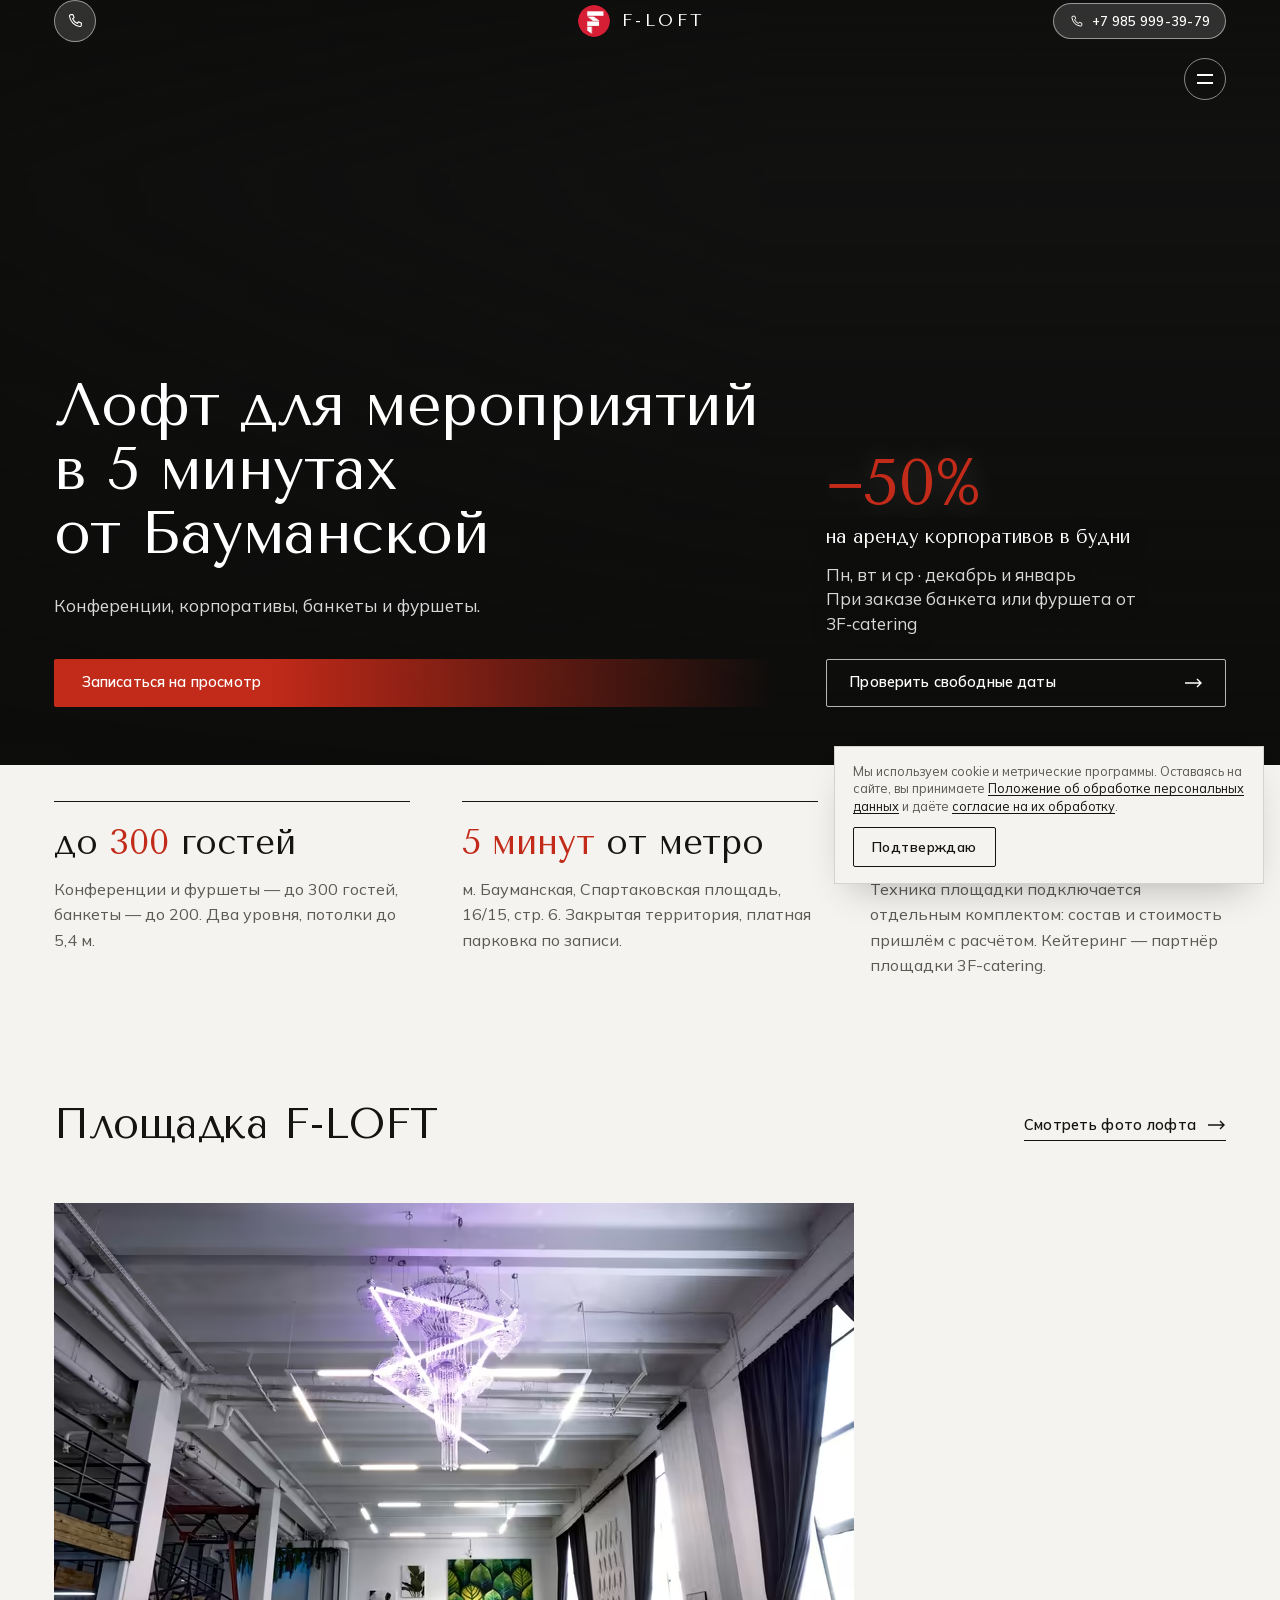
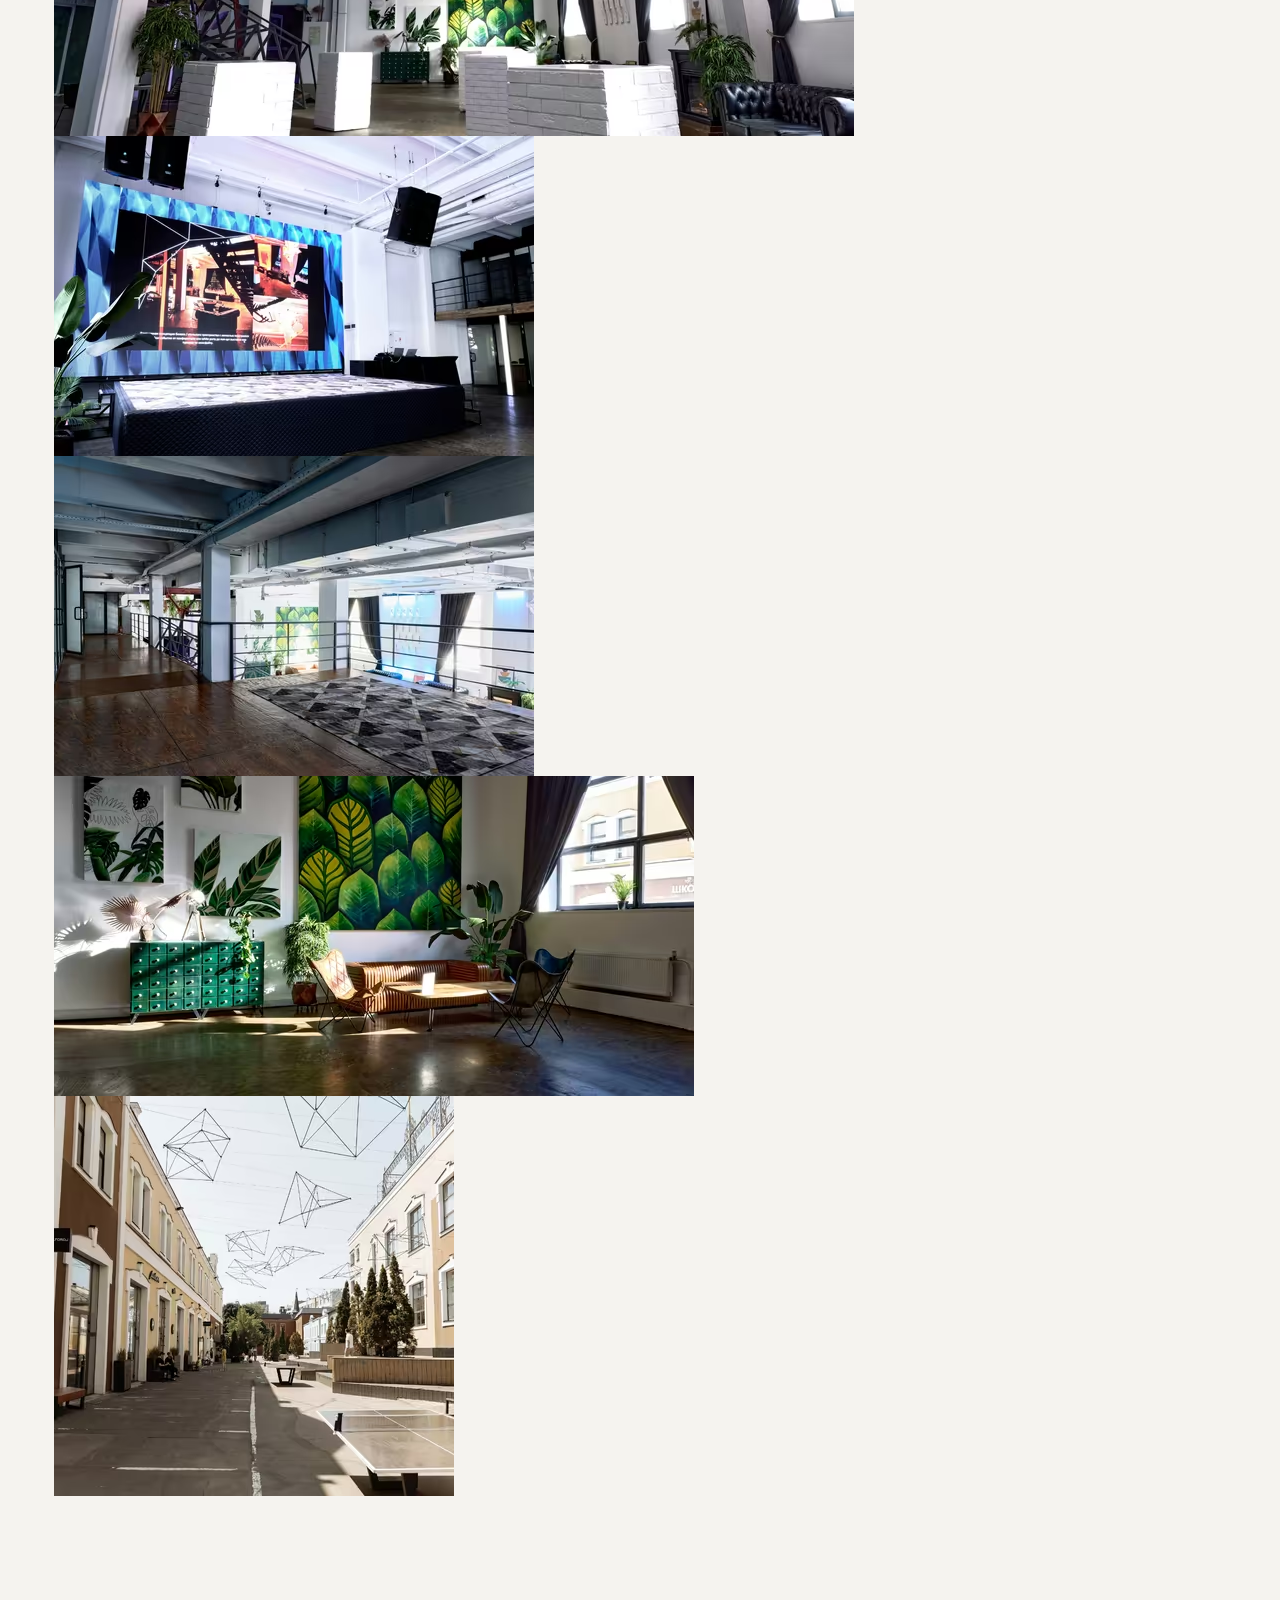
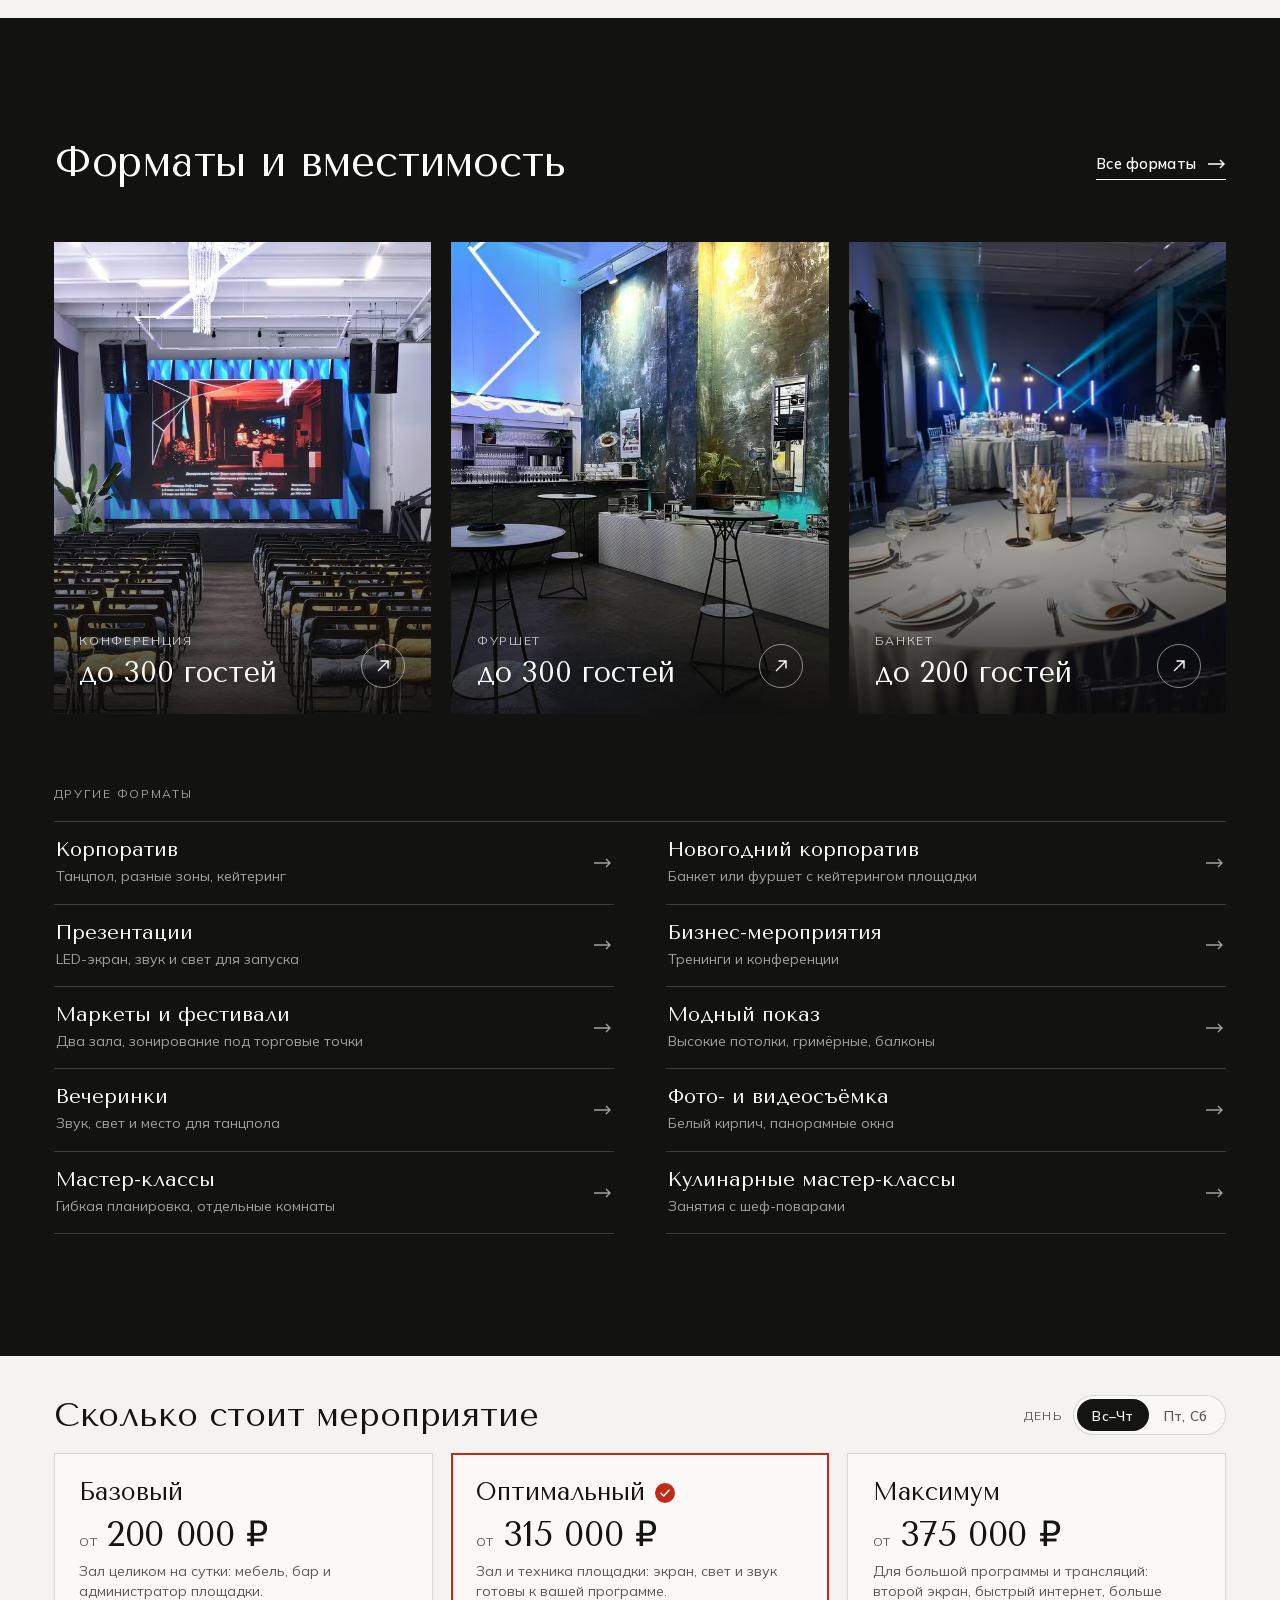
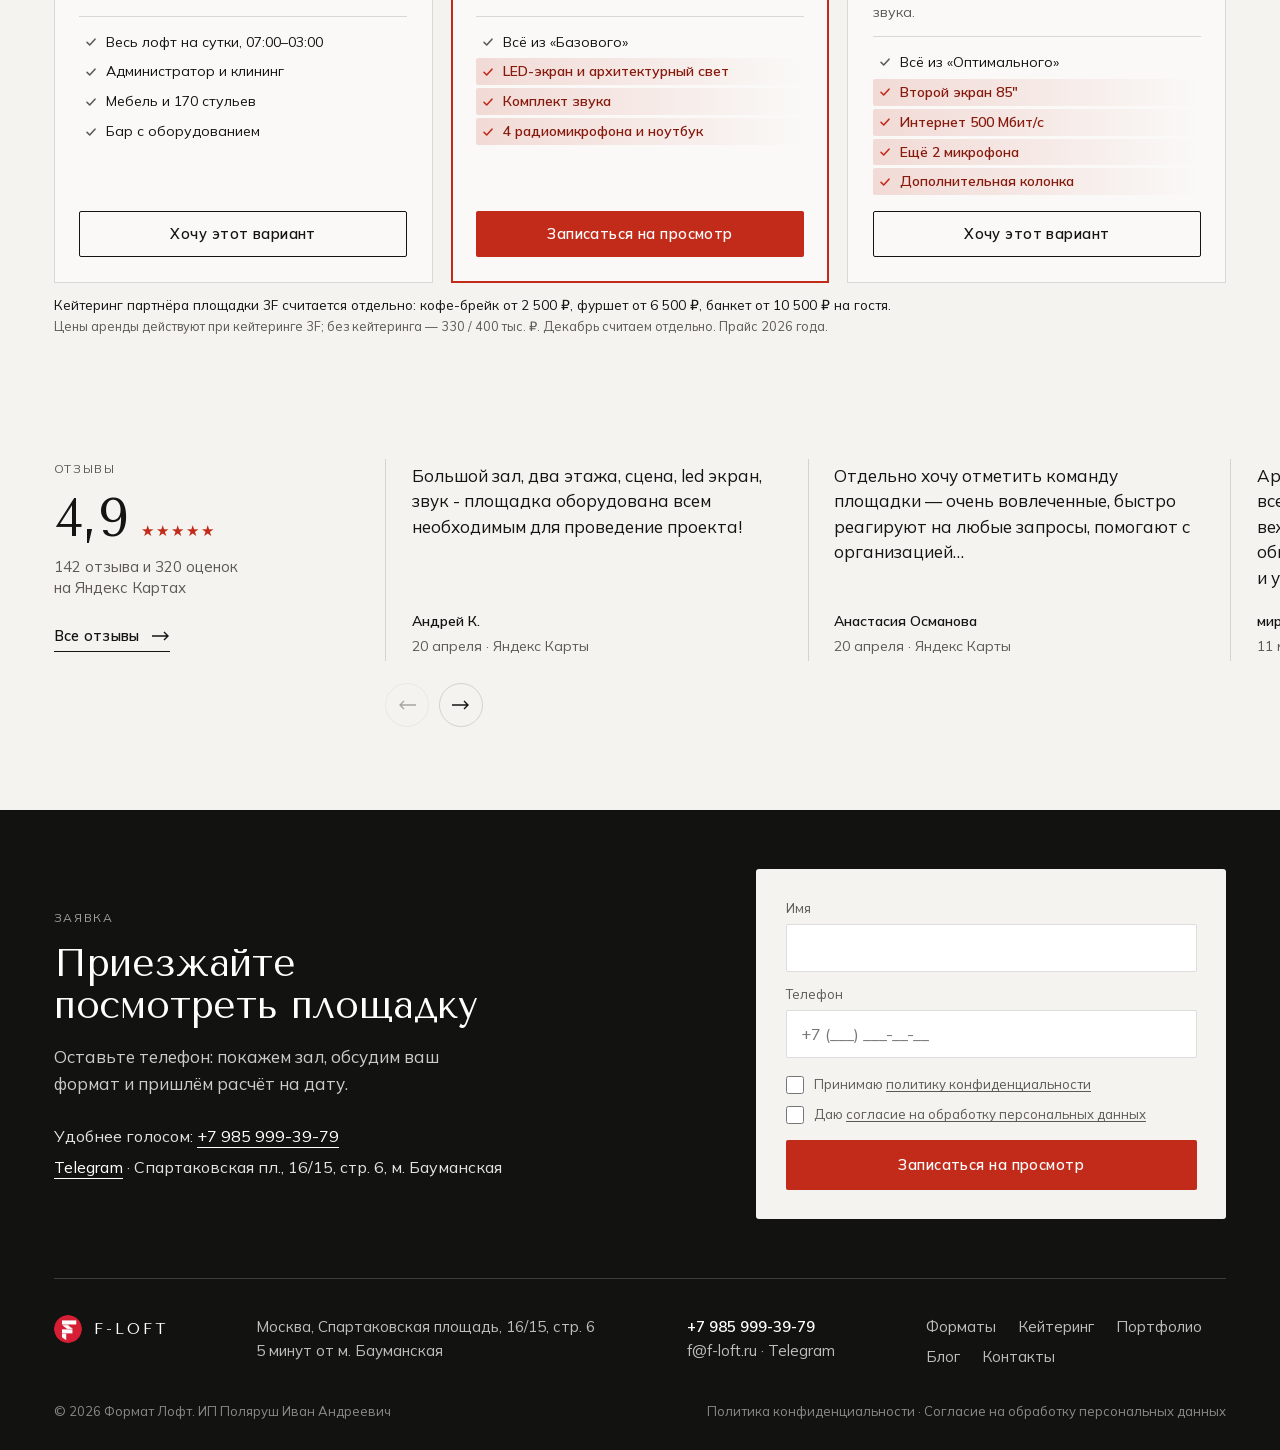
<file: packages.html>
<!DOCTYPE html>
<html lang="ru">
<head>
<meta charset="UTF-8">
<meta name="viewport" content="width=device-width, initial-scale=1, viewport-fit=cover">
<!-- ВАРИАНТ 2 (с блоком «Пакеты»). Файл собирается скриптом tools/build_variants.py — руками не править.
     Прототип: при переносе на f-loft.ru строку noindex удалить -->
<meta name="robots" content="noindex, nofollow">

<!-- Title, description, canonical и Open Graph — как на текущей главной f-loft.ru (не менялись) -->
<title>Аренда лофта на Бауманской для мероприятий Формат Лофт</title>
<meta name="description" content="Формат Лофт — аренда лофта 1100 м2 на Бауманской. Площадка для конференций, фуршетов, банкетов. Белый лофт для свадеб, корпоративов и съемок. Центр Москвы.">
<link rel="canonical" href="https://f-loft.ru/">
<meta property="og:locale" content="ru_RU">
<meta property="og:type" content="website">
<meta property="og:title" content="Аренда лофта на Бауманской для мероприятий Формат Лофт">
<meta property="og:description" content="Формат Лофт — аренда лофта 1100 м2 на Бауманской. Площадка для конференций, фуршетов, банкетов. Белый лофт для свадеб, корпоративов и съемок. Центр Москвы.">
<meta property="og:url" content="https://f-loft.ru/">
<meta property="og:site_name" content="F-Loft">
<meta property="og:image" content="assets/img/og.jpg">
<meta name="theme-color" content="#121211">
<link rel="icon" href="assets/img/logo.png">

<link rel="preload" href="assets/fonts/tenor-sans-cyrillic.woff2" as="font" type="font/woff2" crossorigin>
<link rel="preload" href="assets/fonts/mulish-cyrillic.woff2" as="font" type="font/woff2" crossorigin>
<link rel="preload" as="image" type="image/avif" fetchpriority="high"
      imagesrcset="assets/img/hero-m-600.avif 600w, assets/img/hero-m-900.avif 900w" imagesizes="100vw" media="(max-width: 700px)">
<link rel="preload" as="image" type="image/avif" fetchpriority="high"
      imagesrcset="assets/img/hero-1280.avif 1280w, assets/img/hero-1920.avif 1920w" imagesizes="100vw" media="(min-width: 701px)">
<link rel="stylesheet" href="css/home.css?v=1015o">
<link rel="stylesheet" href="css/packages.css?v=1015o">
<script>document.documentElement.classList.add('js')</script>

<script type="application/ld+json">
{
  "@context": "https://schema.org",
  "@type": "Organization",
  "name": "Format Loft",
  "url": "https://f-loft.ru/",
  "logo": "https://f-loft.ru/wp-content/uploads/2021/11/152-1-150x150-optimized.png",
  "contactPoint": {
    "@type": "ContactPoint",
    "telephone": "+7 985 999 39 79",
    "contactType": "customer service",
    "areaServed": "RU",
    "availableLanguage": "ru-RU"
  },
  "address": {
    "@type": "PostalAddress",
    "streetAddress": "Спартаковская площадь, 16/15, строение 6",
    "addressLocality": "Москва",
    "postalCode": "105082",
    "addressCountry": "RU"
  }
}
</script>
</head>
<body>
<a class="skip" href="#main">Перейти к содержанию</a>

<!-- ============================ HEADER ============================ -->
<header class="hdr" id="hdr">
  <div class="wrap hdr__in">
    <nav class="nav" aria-label="Основная навигация">
      <ul class="nav__list">
        <li class="nav__item has-sub">
          <button class="chip nav__toggle" type="button" aria-expanded="false" aria-controls="sub-formats">
            Форматы
            <svg class="chev" viewBox="0 0 10 6" width="10" height="6" aria-hidden="true"><path d="M1 1l4 4 4-4" fill="none" stroke="currentColor" stroke-width="1.4"/></svg>
          </button>
          <ul class="sub" id="sub-formats">
            <li><a href="https://f-loft.ru/services/novogodnii-korporativ/">Новогодний корпоратив</a></li>
            <li><a href="https://f-loft.ru/services/konferencziya/">Конференции</a></li>
            <li><a href="https://f-loft.ru/services/iventy-prezentaczii/">Презентации</a></li>
            <li><a href="https://f-loft.ru/services/markety-i-festivali/">Маркеты и фестивали</a></li>
            <li class="sub__all"><a href="https://f-loft.ru/services/">Все форматы</a></li>
          </ul>
        </li>
        <li class="nav__item"><a class="chip" href="https://f-loft.ru/catering/">Кейтеринг</a></li>
        <li class="nav__item"><a class="chip" href="https://f-loft.ru/gallery/">Портфолио</a></li>
        <li class="nav__item"><a class="chip" href="https://f-loft.ru/blog/">Блог</a></li>
        <li class="nav__item"><a class="chip" href="https://f-loft.ru/contact/">Контакты</a></li>
      </ul>
    </nav>

    <a class="chip chip--fill chip--icon hdr__call" href="tel:+79859993979" aria-label="Позвонить: +7 985 999-39-79">
      <svg viewBox="0 0 24 24" width="18" height="18" aria-hidden="true"><path d="M6.6 3.5h2.7l1.5 4-2 1.4a12 12 0 0 0 6.3 6.3l1.4-2 4 1.5v2.7a2 2 0 0 1-2.2 2A16.6 16.6 0 0 1 4.6 5.7a2 2 0 0 1 2-2.2z" fill="none" stroke="currentColor" stroke-width="1.5" stroke-linejoin="round"/></svg>
    </a>

    <a class="logo" href="https://f-loft.ru/" aria-label="F-LOFT — на главную">
      <img src="assets/img/logo.png" width="32" height="32" alt="">
      <span>F-LOFT</span>
    </a>

    <a class="chip chip--fill hdr__phone" href="tel:+79859993979">
      <svg viewBox="0 0 24 24" width="15" height="15" aria-hidden="true"><path d="M6.6 3.5h2.7l1.5 4-2 1.4a12 12 0 0 0 6.3 6.3l1.4-2 4 1.5v2.7a2 2 0 0 1-2.2 2A16.6 16.6 0 0 1 4.6 5.7a2 2 0 0 1 2-2.2z" fill="none" stroke="currentColor" stroke-width="1.6" stroke-linejoin="round"/></svg>
      +7 985 999-39-79
    </a>

    <button class="chip chip--icon burger" type="button" aria-expanded="false" aria-controls="mnav" aria-label="Открыть меню">
      <span></span><span></span>
    </button>
  </div>
</header>

<!-- Мобильное меню -->
<div class="mnav" id="mnav" hidden>
  <nav class="mnav__in wrap" aria-label="Мобильная навигация">
    <ul class="mnav__list">
      <li>
        <a href="https://f-loft.ru/services/">Форматы</a>
        <ul class="mnav__sub">
          <li><a href="https://f-loft.ru/services/novogodnii-korporativ/">Новогодний корпоратив</a></li>
          <li><a href="https://f-loft.ru/services/konferencziya/">Конференции</a></li>
          <li><a href="https://f-loft.ru/services/iventy-prezentaczii/">Презентации</a></li>
          <li><a href="https://f-loft.ru/services/markety-i-festivali/">Маркеты и фестивали</a></li>
        </ul>
      </li>
      <li><a href="https://f-loft.ru/catering/">Кейтеринг</a></li>
      <li><a href="https://f-loft.ru/gallery/">Портфолио</a></li>
      <li><a href="https://f-loft.ru/blog/">Блог</a></li>
      <li><a href="https://f-loft.ru/contact/">Контакты</a></li>
    </ul>
    <div class="mnav__foot">
      <a class="mnav__phone" href="tel:+79859993979">+7 985 999-39-79</a>
      <button class="btn btn--accent" type="button" data-open-form data-intent="viewing">Записаться на просмотр</button>
    </div>
  </nav>
</div>

<main id="main">

<!-- ============================ HERO ============================ -->
<section class="hero" aria-labelledby="hero-title">
  <picture class="hero__bg">
    <source media="(max-width: 700px)" type="image/avif" srcset="assets/img/hero-m-600.avif 600w, assets/img/hero-m-900.avif 900w" sizes="100vw">
    <source media="(max-width: 700px)" type="image/webp" srcset="assets/img/hero-m-600.webp 600w, assets/img/hero-m-900.webp 900w" sizes="100vw">
    <source type="image/avif" srcset="assets/img/hero-1280.avif 1280w, assets/img/hero-1920.avif 1920w" sizes="100vw">
    <source type="image/webp" srcset="assets/img/hero-1280.webp 1280w, assets/img/hero-1920.webp 1920w" sizes="100vw">
    <img src="assets/img/hero-1280.webp" width="1280" height="720" alt="Главный зал F-LOFT: белые колонны, световая люстра, высокие окна и лаунж-зона" fetchpriority="high" decoding="async">
  </picture>

  <div class="wrap hero__in">
    <h1 class="hero__title" id="hero-title">Лофт для мероприятий <span>в 5 минутах</span> <span>от Бауманской</span></h1>
    <p class="hero__sub">Конференции, корпоративы, банкеты и фуршеты.</p>

    <!-- Оффер «Корпоратив в будни» (тест-гипотеза 2026-10-15). Условия НЕ утверждены Marketing Lead: даты пн–ср, «N дат» для повторного мероприятия
         и текст условий уточнить до переноса на f-loft.ru. Кнопка открывает ту же форму (data-intent="offer"). -->
    <aside class="hof" id="weekday" aria-label="Предложение для корпоративов">
      <p class="hof__big"><span class="hof__num" data-count="50">−50%</span><span class="hof__unit">на аренду корпоративов в будни</span></p>
      <p class="hof__cond"><span class="hof__d">Пн, вт и ср · декабрь и январь</span><span class="hof__c">При заказе банкета или фуршета от 3F&#8209;catering</span><span class="hof__m">Пн–ср · дек–янв · с кейтерингом</span></p>
      <button class="btn hof__cta" type="button" data-open-form data-intent="offer" aria-label="Проверить свободные даты">
        <span class="hof__ct">Проверить свободные даты</span>
        <svg class="arr" viewBox="0 0 18 10" width="18" height="10" aria-hidden="true"><path d="M0 5h16M12 1l4 4-4 4" fill="none" stroke="currentColor" stroke-width="1.4"/></svg>
      </button>
    </aside>

    <div class="hero__cta">
      <button class="btn btn--accent btn--fade" type="button" data-open-form data-intent="viewing" id="hero-cta">Записаться на просмотр</button>
    </div>
  </div>
</section>

<!-- ============================ УТП ============================ -->
<section class="usp" aria-label="Коротко о площадке">
  <div class="wrap">
    <ul class="usp__list">
      <li>
        <p class="usp__key">до <em>300</em> гостей</p>
        <p class="usp__txt">Конференции и фуршеты — до 300 гостей, банкеты — до 200. Два уровня, потолки до 5,4 м.</p>
      </li>
      <li>
        <p class="usp__key"><em>5 минут</em> от метро</p>
        <p class="usp__txt">м. Бауманская, Спартаковская площадь, 16/15, стр. 6. Закрытая территория, платная парковка по записи.</p>
      </li>
      <li>
        <p class="usp__key">Сцена и <em>LED‑экран</em></p>
        <p class="usp__txt">Техника площадки подключается отдельным комплектом: состав и стоимость пришлём с расчётом. Кейтеринг — партнёр площадки 3F-catering.</p>
      </li>
    </ul>
  </div>
</section>

<!-- ============================ ПЛОЩАДКА ============================
     Пять кадров самой площадки (без гостей): главный зал, сцена, второй уровень, лаунж, двор.
     Сетка-бенто, высота привязана к высоте экрана — блок не выше 3/4 экрана. Каждый кадр ведёт в «Фото лофта». -->
<section class="pf" aria-labelledby="pf-title">
  <div class="wrap">
    <header class="sec-head" data-rv>
      <h2 class="h2" id="pf-title">Площадка F-LOFT</h2>
      <a class="more" href="https://f-loft.ru/gallery/foto-lofta/">Смотреть фото лофта <svg class="arr" viewBox="0 0 18 10" width="18" height="10" aria-hidden="true"><path d="M0 5h16M12 1l4 4-4 4" fill="none" stroke="currentColor" stroke-width="1.4"/></svg></a>
    </header>

    <div class="bento">
      <a class="bento__i bento__i--a" href="https://f-loft.ru/gallery/foto-lofta/" data-rv>
        <picture>
          <source type="image/avif" srcset="assets/img/sp-hall-800.avif 800w, assets/img/sp-hall-1400.avif 1400w" sizes="(max-width: 760px) 100vw, 50vw">
          <source type="image/webp" srcset="assets/img/sp-hall-800.webp 800w, assets/img/sp-hall-1400.webp 1400w" sizes="(max-width: 760px) 100vw, 50vw">
          <img src="assets/img/sp-hall-800.webp" width="800" height="533" alt="Главный зал F-LOFT при дневном свете: белые стены, высокие окна, световая люстра" loading="lazy" decoding="async">
        </picture>
      </a>
      <a class="bento__i bento__i--b" href="https://f-loft.ru/gallery/foto-lofta/" data-rv>
        <picture>
          <source type="image/avif" srcset="assets/img/sp-stage-480.avif 480w, assets/img/sp-stage-760.avif 760w" sizes="(max-width: 760px) 66vw, 25vw">
          <source type="image/webp" srcset="assets/img/sp-stage-480.webp 480w, assets/img/sp-stage-760.webp 760w" sizes="(max-width: 760px) 66vw, 25vw">
          <img src="assets/img/sp-stage-480.webp" width="480" height="320" alt="Сцена F-LOFT с LED-экраном и акустикой" loading="lazy" decoding="async">
        </picture>
      </a>
      <a class="bento__i bento__i--c" href="https://f-loft.ru/gallery/foto-lofta/" data-rv>
        <picture>
          <source type="image/avif" srcset="assets/img/sp-level2-480.avif 480w, assets/img/sp-level2-760.avif 760w" sizes="(max-width: 760px) 34vw, 25vw">
          <source type="image/webp" srcset="assets/img/sp-level2-480.webp 480w, assets/img/sp-level2-760.webp 760w" sizes="(max-width: 760px) 34vw, 25vw">
          <img src="assets/img/sp-level2-480.webp" width="480" height="320" alt="Второй уровень F-LOFT: галерея с видом на главный зал" loading="lazy" decoding="async">
        </picture>
      </a>
      <a class="bento__i bento__i--d" href="https://f-loft.ru/gallery/foto-lofta/" data-rv>
        <picture>
          <source type="image/avif" srcset="assets/img/sp-lounge-640.avif 640w, assets/img/sp-lounge-1000.avif 1000w" sizes="(max-width: 760px) 66vw, 33vw">
          <source type="image/webp" srcset="assets/img/sp-lounge-640.webp 640w, assets/img/sp-lounge-1000.webp 1000w" sizes="(max-width: 760px) 66vw, 33vw">
          <img src="assets/img/sp-lounge-640.webp" width="640" height="320" alt="Лаунж-зона F-LOFT: диван, кресла и зелёные панно на белой стене" loading="lazy" decoding="async">
        </picture>
      </a>
      <a class="bento__i bento__i--e" href="https://f-loft.ru/gallery/foto-lofta/" data-rv>
        <picture>
          <source type="image/avif" srcset="assets/img/sp-yard-400.avif 400w, assets/img/sp-yard-600.avif 600w" sizes="(max-width: 760px) 34vw, 17vw">
          <source type="image/webp" srcset="assets/img/sp-yard-400.webp 400w, assets/img/sp-yard-600.webp 600w" sizes="(max-width: 760px) 34vw, 17vw">
          <img src="assets/img/sp-yard-400.webp" width="400" height="400" alt="Внутренний двор кластера, где находится F-LOFT" loading="lazy" decoding="async">
        </picture>
      </a>
    </div>
  </div>
</section>

<!-- ============================ ФОРМАТЫ И ВМЕСТИМОСТЬ ============================ -->
<section class="fm" id="formats" aria-labelledby="fm-title">
  <div class="wrap">
    <header class="sec-head" data-rv>
      <h2 class="h2" id="fm-title">Форматы и вместимость</h2>
      <a class="more" href="https://f-loft.ru/services/">Все форматы <svg class="arr" viewBox="0 0 18 10" width="18" height="10" aria-hidden="true"><path d="M0 5h16M12 1l4 4-4 4" fill="none" stroke="currentColor" stroke-width="1.4"/></svg></a>
    </header>

    <ul class="cap">
      <li data-rv>
        <a class="cap__card" href="https://f-loft.ru/services/konferencziya/">
          <picture>
            <source type="image/avif" srcset="assets/img/cap-conf-600.avif 600w, assets/img/cap-conf-900.avif 900w" sizes="(max-width: 760px) 78vw, 30vw">
            <source type="image/webp" srcset="assets/img/cap-conf-600.webp 600w, assets/img/cap-conf-900.webp 900w" sizes="(max-width: 760px) 78vw, 30vw">
            <img src="assets/img/cap-conf-600.webp" width="600" height="750" alt="Театральная рассадка перед сценой с LED-экраном в F-LOFT" loading="lazy" decoding="async">
          </picture>
          <span class="cap__body">
            <span class="cap__name">Конференция</span>
            <span class="cap__num">до 300 гостей</span>
          </span>
          <span class="cap__go" aria-hidden="true"><svg viewBox="0 0 14 14" width="14" height="14"><path d="M2 12L12 2M4.500 2H12v7.500" fill="none" stroke="currentColor" stroke-width="1.4"/></svg></span>
        </a>
      </li>
      <li data-rv>
        <a class="cap__card" href="https://f-loft.ru/services/furshet/">
          <picture>
            <source type="image/avif" srcset="assets/img/cap-furshet-600.avif 600w, assets/img/cap-furshet-900.avif 900w" sizes="(max-width: 760px) 78vw, 30vw">
            <source type="image/webp" srcset="assets/img/cap-furshet-600.webp 600w, assets/img/cap-furshet-900.webp 900w" sizes="(max-width: 760px) 78vw, 30vw">
            <img src="assets/img/cap-furshet-600.webp" width="600" height="750" alt="Коктейльные столы и фуршетная линия в F-LOFT" loading="lazy" decoding="async">
          </picture>
          <span class="cap__body">
            <span class="cap__name">Фуршет</span>
            <span class="cap__num">до 300 гостей</span>
          </span>
          <span class="cap__go" aria-hidden="true"><svg viewBox="0 0 14 14" width="14" height="14"><path d="M2 12L12 2M4.500 2H12v7.500" fill="none" stroke="currentColor" stroke-width="1.4"/></svg></span>
        </a>
      </li>
      <li data-rv>
        <a class="cap__card" href="https://f-loft.ru/services/banket/">
          <picture>
            <source type="image/avif" srcset="assets/img/cap-banket-600.avif 600w, assets/img/cap-banket-800.avif 800w" sizes="(max-width: 760px) 78vw, 30vw">
            <source type="image/webp" srcset="assets/img/cap-banket-600.webp 600w, assets/img/cap-banket-800.webp 800w" sizes="(max-width: 760px) 78vw, 30vw">
            <img src="assets/img/cap-banket-600.webp" width="600" height="750" alt="Круглые банкетные столы с сервировкой в зале F-LOFT" loading="lazy" decoding="async">
          </picture>
          <span class="cap__body">
            <span class="cap__name">Банкет</span>
            <span class="cap__num">до 200 гостей</span>
          </span>
          <span class="cap__go" aria-hidden="true"><svg viewBox="0 0 14 14" width="14" height="14"><path d="M2 12L12 2M4.500 2H12v7.500" fill="none" stroke="currentColor" stroke-width="1.4"/></svg></span>
        </a>
      </li>
    </ul>

    <h3 class="fm__sub" data-rv>Другие форматы</h3>
    <ul class="rows" data-rv>
      <li><a href="https://f-loft.ru/services/office-party/"><span class="rows__name">Корпоратив</span><span class="rows__txt">Танцпол, разные зоны, кейтеринг</span><svg class="arr" viewBox="0 0 18 10" width="18" height="10" aria-hidden="true"><path d="M0 5h16M12 1l4 4-4 4" fill="none" stroke="currentColor" stroke-width="1.4"/></svg></a></li>
      <li><a href="https://f-loft.ru/services/novogodnii-korporativ/"><span class="rows__name">Новогодний корпоратив</span><span class="rows__txt">Банкет или фуршет с кейтерингом площадки</span><svg class="arr" viewBox="0 0 18 10" width="18" height="10" aria-hidden="true"><path d="M0 5h16M12 1l4 4-4 4" fill="none" stroke="currentColor" stroke-width="1.4"/></svg></a></li>
      <li><a href="https://f-loft.ru/services/iventy-prezentaczii/"><span class="rows__name">Презентации</span><span class="rows__txt">LED-экран, звук и свет для запуска</span><svg class="arr" viewBox="0 0 18 10" width="18" height="10" aria-hidden="true"><path d="M0 5h16M12 1l4 4-4 4" fill="none" stroke="currentColor" stroke-width="1.4"/></svg></a></li>
      <li><a href="https://f-loft.ru/services/biznes-meropriyatiya/"><span class="rows__name">Бизнес-мероприятия</span><span class="rows__txt">Тренинги и конференции</span><svg class="arr" viewBox="0 0 18 10" width="18" height="10" aria-hidden="true"><path d="M0 5h16M12 1l4 4-4 4" fill="none" stroke="currentColor" stroke-width="1.4"/></svg></a></li>
      <li><a href="https://f-loft.ru/services/markety-i-festivali/"><span class="rows__name">Маркеты и фестивали</span><span class="rows__txt">Два зала, зонирование под торговые точки</span><svg class="arr" viewBox="0 0 18 10" width="18" height="10" aria-hidden="true"><path d="M0 5h16M12 1l4 4-4 4" fill="none" stroke="currentColor" stroke-width="1.4"/></svg></a></li>
      <li><a href="https://f-loft.ru/services/modnyj-pokaz/"><span class="rows__name">Модный показ</span><span class="rows__txt">Высокие потолки, гримёрные, балконы</span><svg class="arr" viewBox="0 0 18 10" width="18" height="10" aria-hidden="true"><path d="M0 5h16M12 1l4 4-4 4" fill="none" stroke="currentColor" stroke-width="1.4"/></svg></a></li>
      <li><a href="https://f-loft.ru/services/vecherinki/"><span class="rows__name">Вечеринки</span><span class="rows__txt">Звук, свет и место для танцпола</span><svg class="arr" viewBox="0 0 18 10" width="18" height="10" aria-hidden="true"><path d="M0 5h16M12 1l4 4-4 4" fill="none" stroke="currentColor" stroke-width="1.4"/></svg></a></li>
      <li><a href="https://f-loft.ru/services/foto-i-video-semka/"><span class="rows__name">Фото- и видеосъёмка</span><span class="rows__txt">Белый кирпич, панорамные окна</span><svg class="arr" viewBox="0 0 18 10" width="18" height="10" aria-hidden="true"><path d="M0 5h16M12 1l4 4-4 4" fill="none" stroke="currentColor" stroke-width="1.4"/></svg></a></li>
      <li><a href="https://f-loft.ru/services/ploshhadka-dlya-master-klassa/"><span class="rows__name">Мастер-классы</span><span class="rows__txt">Гибкая планировка, отдельные комнаты</span><svg class="arr" viewBox="0 0 18 10" width="18" height="10" aria-hidden="true"><path d="M0 5h16M12 1l4 4-4 4" fill="none" stroke="currentColor" stroke-width="1.4"/></svg></a></li>
      <li><a href="https://f-loft.ru/services/kulinarnye-master-klassy/"><span class="rows__name">Кулинарные мастер-классы</span><span class="rows__txt">Занятия с шеф-поварами</span><svg class="arr" viewBox="0 0 18 10" width="18" height="10" aria-hidden="true"><path d="M0 5h16M12 1l4 4-4 4" fill="none" stroke="currentColor" stroke-width="1.4"/></svg></a></li>
    </ul>
  </div>
</section>

<!-- ============================ СТОИМОСТЬ ============================
     Три тарифа аренды для главной: каждый следующий включает предыдущий. Тариф, который советуем,
     отмечен красной галочкой и тонкой красной обводкой. Блок рассчитан на высоту не больше 3/4 экрана.
     Тексты, состав и цены — в js/packages.js. -->
<section class="pk" id="packages" aria-labelledby="pk-title">
  <div class="wrap">
    <header class="pk__head">
      <h2 class="h2" id="pk-title">Сколько стоит мероприятие</h2>
      <div class="seg" role="group" aria-label="День недели">
        <span class="seg__lbl">День</span>
        <span class="seg__row" id="ctl-day"></span>
      </div>
    </header>

    <div class="pk__grid" id="pk-grid" aria-live="polite"></div>

    <div class="pk__foot">
      <p class="pk__food">Кейтеринг партнёра площадки 3F считается отдельно: кофе-брейк от 2 500 ₽, фуршет от 6 500 ₽, банкет от 10 500 ₽ на гостя.</p>
      <p class="pk__note">Цены аренды действуют при кейтеринге 3F; без кейтеринга — 330 / 400 тыс. ₽. Декабрь считаем отдельно. Прайс 2026 года.</p>
    </div>
  </div>
</section>

<!-- ============================ ОТЗЫВЫ ============================ -->
<section class="rv" aria-labelledby="rv-title">
  <div class="wrap rv__in">
    <div class="rv__sum" data-rv>
      <h2 class="rv__title" id="rv-title">Отзывы</h2>
      <p class="rv__score"><b>4,9</b><span class="stars" aria-hidden="true">★★★★★</span></p>
      <p class="rv__meta">142 отзыва и 320 оценок <br>на Яндекс Картах</p>
      <a class="more" href="https://yandex.ru/maps/org/format_loft/86625789912/reviews/" target="_blank" rel="noopener">Все отзывы <svg class="arr" viewBox="0 0 18 10" width="18" height="10" aria-hidden="true"><path d="M0 5h16M12 1l4 4-4 4" fill="none" stroke="currentColor" stroke-width="1.4"/></svg></a>
    </div>

    <div class="rv__main" data-rv>
      <ul class="rv__track" id="rv-track" tabindex="0" aria-label="Отзывы гостей, прокручиваются горизонтально">
        <li class="quote">
          <blockquote>Большой зал, два этажа, сцена, led экран, звук - площадка оборудована всем необходимым для проведение проекта!</blockquote>
          <p class="quote__by"><b>Андрей К.</b><span>20 апреля · Яндекс Карты</span></p>
        </li>
        <li class="quote">
          <blockquote>Отдельно хочу отметить команду площадки — очень вовлеченные, быстро реагируют на любые запросы, помогают с организацией…</blockquote>
          <p class="quote__by"><b>Анастасия Османова</b><span>20 апреля · Яндекс Карты</span></p>
        </li>
        <li class="quote">
          <blockquote>Арендовали площадку с кейтерингом 3ф, все было супер. Быстрая обратная связь, вежливый персонал, очень комфортно общаться с командой. Площадка красивая и удобная, недалеко от метро.</blockquote>
          <p class="quote__by"><b>мирсонс</b><span>11 марта · Яндекс Карты</span></p>
        </li>
        <li class="quote">
          <blockquote>Отмечали здесь корпоратив, и это была любовь с первого взгляда! Площадка просто огромная и очень стильная…</blockquote>
          <p class="quote__by"><b>Эдвард М.</b><span>22 февраля · Яндекс Карты</span></p>
        </li>
        <li class="quote">
          <blockquote>Прекрасно подойдет как для деловых мероприятий, так и для свадеб и семейных праздников. Близко от метро. Кухня и подача потрясающие.</blockquote>
          <p class="quote__by"><b>Елена Дуденкова</b><span>14 апреля · Яндекс Карты</span></p>
        </li>
      </ul>
      <div class="rv__nav">
        <button type="button" class="round" data-rv-prev aria-label="Предыдущие отзывы"><svg viewBox="0 0 18 10" width="18" height="10" aria-hidden="true"><path d="M18 5H2M6 1L2 5l4 4" fill="none" stroke="currentColor" stroke-width="1.4"/></svg></button>
        <button type="button" class="round" data-rv-next aria-label="Следующие отзывы"><svg viewBox="0 0 18 10" width="18" height="10" aria-hidden="true"><path d="M0 5h16M12 1l4 4-4 4" fill="none" stroke="currentColor" stroke-width="1.4"/></svg></button>
      </div>
    </div>
  </div>
</section>

<!-- ============================ CTA ============================ -->
<section class="visit" id="visit" aria-labelledby="visit-title">
  <div class="wrap visit__in">
    <div class="visit__txt" data-rv>
      <p class="eyebrow">Заявка</p>
      <h2 class="h2" id="visit-title">Приезжайте посмотреть площадку</h2>
      <p class="visit__lead">Оставьте телефон: покажем зал, обсудим ваш формат и пришлём расчёт на дату.</p>
      <p class="visit__alt">
        <span>Удобнее голосом: <a href="tel:+79859993979">+7 985 999-39-79</a></span>
        <span><a href="https://t.me/+79859993979" target="_blank" rel="noopener">Telegram</a> · Спартаковская пл., 16/15, стр. 6, м. Бауманская</span>
      </p>
    </div>

    <!-- Встроенная форма. Поля — как у Contact Form 7 №114599 (форма в нижнем блоке f-loft.ru):
         your-name, your-phone, acceptance-226 ×2, kc_honeypot. На сайте вместо <form data-demo> ставится её шорткод.
         В прототипе форма НИКУДА не отправляется. -->
    <div class="wpcf7 visit__form" id="visit-box" data-rv>
        <form class="wpcf7-form" id="visit-form" novalidate data-demo aria-labelledby="visit-title">
            <label class="fld">
              <span class="fld__l">Имя</span>
              <span class="wpcf7-form-control-wrap"><input class="wpcf7-form-control wpcf7-text" type="text" name="your-name" id="visit-name" autocomplete="name" required aria-required="true"></span>
            </label>
            <label class="fld">
              <span class="fld__l">Телефон</span>
              <span class="wpcf7-form-control-wrap"><input class="wpcf7-form-control wpcf7-tel" type="tel" name="your-phone" id="visit-phone" autocomplete="tel" inputmode="tel" placeholder="+7 (___) ___-__-__" required aria-required="true"></span>
            </label>
          <fieldset class="agree">
            <legend class="vh">Согласия</legend>
            <label><input type="checkbox" name="acceptance-226" value="1" id="visit-agree-1" data-agree><span>Принимаю <a href="https://f-loft.ru/privacy-policy/" target="_blank" rel="noopener">политику конфиденциальности</a></span></label>
            <label><input type="checkbox" name="acceptance-226" value="1" id="visit-agree-2" data-agree><span>Даю <a href="https://f-loft.ru/soglasie/" target="_blank" rel="noopener">согласие на обработку персональных данных</a></span></label>
          </fieldset>
          <input class="hp" type="text" name="kc_honeypot" tabindex="-1" autocomplete="off" aria-hidden="true">
          <p class="form-err" id="visit-err" role="alert" hidden></p>
          <input class="wpcf7-form-control wpcf7-submit btn btn--accent" type="submit" value="Записаться на просмотр">
        </form>
        <div class="visit__ok" id="visit-ok" hidden>
          <p class="visit__ok-t" tabindex="-1">Заявка отправлена</p>
          <p>Спасибо. Свяжемся с вами по указанному номеру.</p>
          <p class="modal__demo">Прототип: форма не подключена, заявка никуда не ушла.</p>
        </div>
    </div>
  </div>
</section>

</main>

<!-- ============================ FOOTER ============================ -->
<footer class="ftr">
  <div class="wrap"><div class="ftr__in">
    <div class="ftr__top">
      <a class="logo" href="https://f-loft.ru/" aria-label="F-LOFT — на главную">
        <img src="assets/img/logo.png" width="28" height="28" alt="" loading="lazy">
        <span>F-LOFT</span>
      </a>
      <address class="ftr__addr">
        Москва, Спартаковская площадь, 16/15, стр. 6<br>
        5 минут от м. Бауманская
      </address>
      <p class="ftr__contacts">
        <a href="tel:+79859993979">+7 985 999-39-79</a><br>
        <a href="mailto:f@f-loft.ru">f@f-loft.ru</a> · <a href="https://t.me/+79859993979" target="_blank" rel="noopener">Telegram</a>
      </p>
      <nav class="ftr__nav" aria-label="Ссылки в подвале">
        <a href="https://f-loft.ru/services/">Форматы</a>
        <a href="https://f-loft.ru/catering/">Кейтеринг</a>
        <a href="https://f-loft.ru/gallery/">Портфолио</a>
        <a href="https://f-loft.ru/blog/">Блог</a>
        <a href="https://f-loft.ru/contact/">Контакты</a>
      </nav>
    </div>
    <div class="ftr__bot">
      <span>© 2026 Формат Лофт. ИП Поляруш Иван Андреевич</span>
      <span><a href="https://f-loft.ru/privacy-policy/">Политика конфиденциальности</a><span class="sep"> · </span><a href="https://f-loft.ru/soglasie/">Согласие на обработку персональных данных</a></span>
    </div>
  </div></div>
</footer>

<!-- ============================ Плавающая кнопка (mobile) ============================ -->
<div class="fab" id="fab" aria-hidden="true">
  <a class="fab__call" href="tel:+79859993979" aria-label="Позвонить: +7 985 999-39-79" tabindex="-1">
    <svg viewBox="0 0 24 24" width="20" height="20" aria-hidden="true"><path d="M6.6 3.5h2.7l1.5 4-2 1.4a12 12 0 0 0 6.3 6.3l1.4-2 4 1.5v2.7a2 2 0 0 1-2.2 2A16.6 16.6 0 0 1 4.6 5.700a2 2 0 0 1 2-2.2z" fill="none" stroke="currentColor" stroke-width="1.5" stroke-linejoin="round"/></svg>
  </a>
  <button class="btn btn--accent fab__btn" type="button" data-open-form data-intent="request" tabindex="-1">Оставить заявку</button>
</div>

<!-- ============================ POPUP ============================
     Разметка формы повторяет Contact Form 7 #114286 (попап «Оставить заявку» на f-loft.ru):
     те же name у полей — your-name, your-phone, your-date, textarea-900, acceptance-226, kc_honeypot.
     Видимой проверки «выберите картинку» в форме нет (убрана по решению ML); осталось невидимое поле-ловушка kc_honeypot.
     На сайте вместо <form data-demo> вставляется шорткод этой формы; стили .wpcf7 из css/home.css её оформят.
     В прототипе форма НИКУДА не отправляется (data-demo). -->
<dialog class="modal" id="lead" aria-labelledby="lead-title">
  <button class="modal__x" type="button" data-close aria-label="Закрыть">
    <svg viewBox="0 0 16 16" width="16" height="16" aria-hidden="true"><path d="M2 2l12 12M14 2L2 14" fill="none" stroke="currentColor" stroke-width="1.4"/></svg>
  </button>

  <div class="modal__form">
    <h2 class="modal__title" id="lead-title">Узнать цену и особенности зала</h2>
    <p class="modal__sub" id="lead-sub">Перезвоним и ответим на вопросы.</p>

    <div class="wpcf7">
      <form class="wpcf7-form" id="lead-form" novalidate data-demo>
        <label class="fld">
          <span class="fld__l">Имя</span>
          <span class="wpcf7-form-control-wrap"><input class="wpcf7-form-control wpcf7-text" type="text" name="your-name" autocomplete="name" required aria-required="true"></span>
        </label>
        <label class="fld">
          <span class="fld__l">Телефон</span>
          <span class="wpcf7-form-control-wrap"><input class="wpcf7-form-control wpcf7-tel" type="tel" name="your-phone" id="your-phone" autocomplete="tel" inputmode="tel" placeholder="+7 (___) ___-__-__" required aria-required="true"></span>
        </label>
        <label class="fld">
          <span class="fld__l">Дата мероприятия <i>если известна</i></span>
          <span class="wpcf7-form-control-wrap"><input class="wpcf7-form-control wpcf7-date" type="date" name="your-date"></span>
        </label>

        <!-- Поле «Сообщение» формы остаётся, но скрыто: в него пишется, с какой кнопки пришла заявка -->
        <textarea class="wpcf7-form-control wpcf7-textarea" name="textarea-900" hidden></textarea>

        <fieldset class="agree">
          <legend class="vh">Согласия</legend>
          <label><input type="checkbox" name="acceptance-226" value="1" data-agree><span>Принимаю <a href="https://f-loft.ru/privacy-policy/" target="_blank" rel="noopener">политику конфиденциальности</a></span></label>
          <label><input type="checkbox" name="acceptance-226" value="1" data-agree><span>Даю <a href="https://f-loft.ru/soglasie/" target="_blank" rel="noopener">согласие на обработку персональных данных</a></span></label>
        </fieldset>

        <input class="hp" type="text" name="kc_honeypot" tabindex="-1" autocomplete="off" aria-hidden="true">

        <p class="form-err" id="lead-err" role="alert" hidden></p>
        <input class="wpcf7-form-control wpcf7-submit btn btn--accent" type="submit" value="Отправить">
      </form>
    </div>
  </div>

  <div class="modal__ok" id="lead-ok" hidden>
    <h2 class="modal__title" tabindex="-1">Заявка отправлена</h2>
    <p class="modal__sub">Спасибо. Свяжемся с вами по указанному номеру.</p>
    <p class="modal__demo">Прототип: форма не подключена, заявка никуда не ушла.</p>
    <button class="btn btn--line" type="button" data-close>Закрыть</button>
  </div>
</dialog>

<!-- Cookie: компактная плашка вместо баннера на пол-экрана.
     Текст сокращён (обе ссылки и смысл сохранены) — формулировку согласовать с юристом.
     Исходный текст сайта: «Мы используем файлы cookie. Оставаясь на сайте, вы подтверждаете, что ознакомлены и принимаете условия
     «Положения об обработке персональных данных» и даете согласие на обработку персональных данных метрическими программами
     в соответствии с ФЗ № 152-ФЗ «О персональных данных».» -->
<div class="cookie" id="cookie" hidden>
  <p>Мы используем cookie и метрические программы. Оставаясь на сайте, вы принимаете <a href="https://f-loft.ru/privacy-policy/">Положение об обработке персональных данных</a> и даёте <a href="https://f-loft.ru/soglasie/">согласие на их обработку</a>.</p>
  <button class="btn btn--line btn--sm" type="button" id="cookie-ok">Подтверждаю</button>
</div>

<script src="js/home.js?v=1015o" defer></script>
<script src="js/packages.js?v=1015o" defer></script>
</body>
</html>
</file>
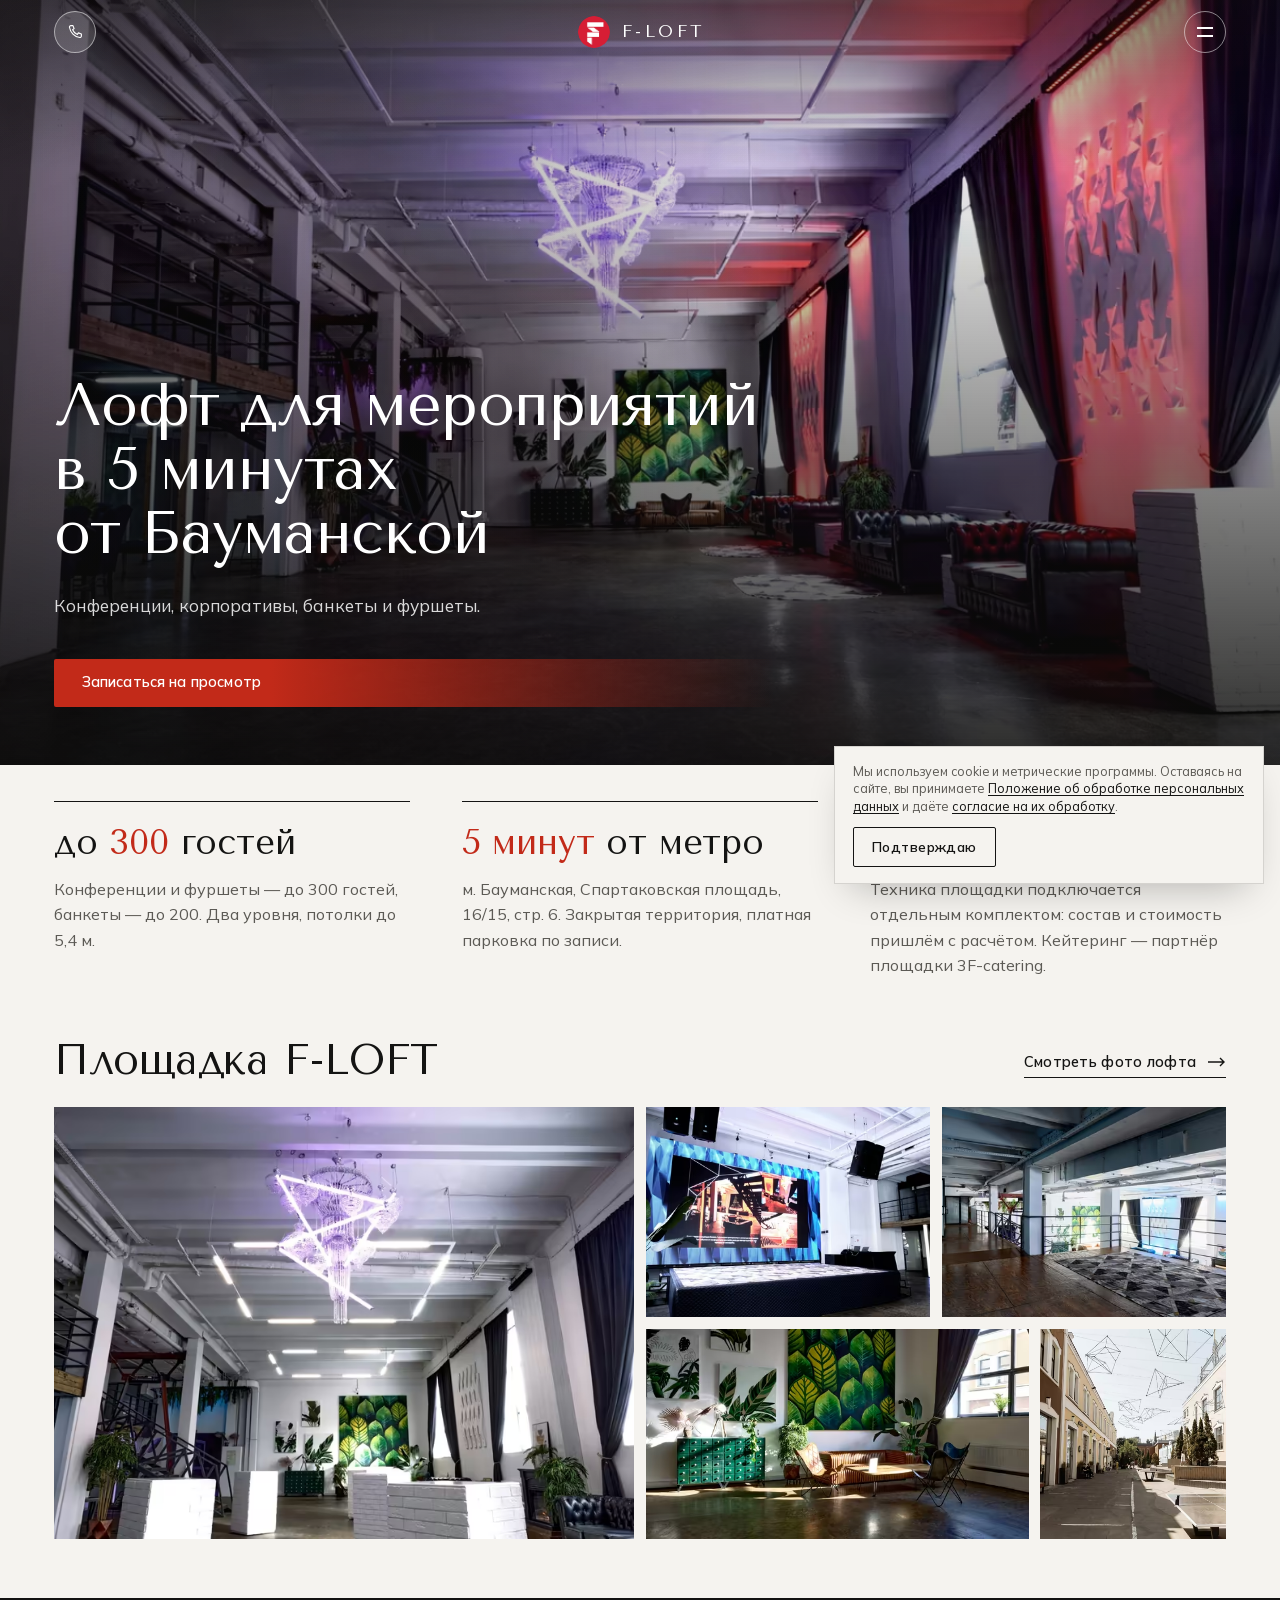
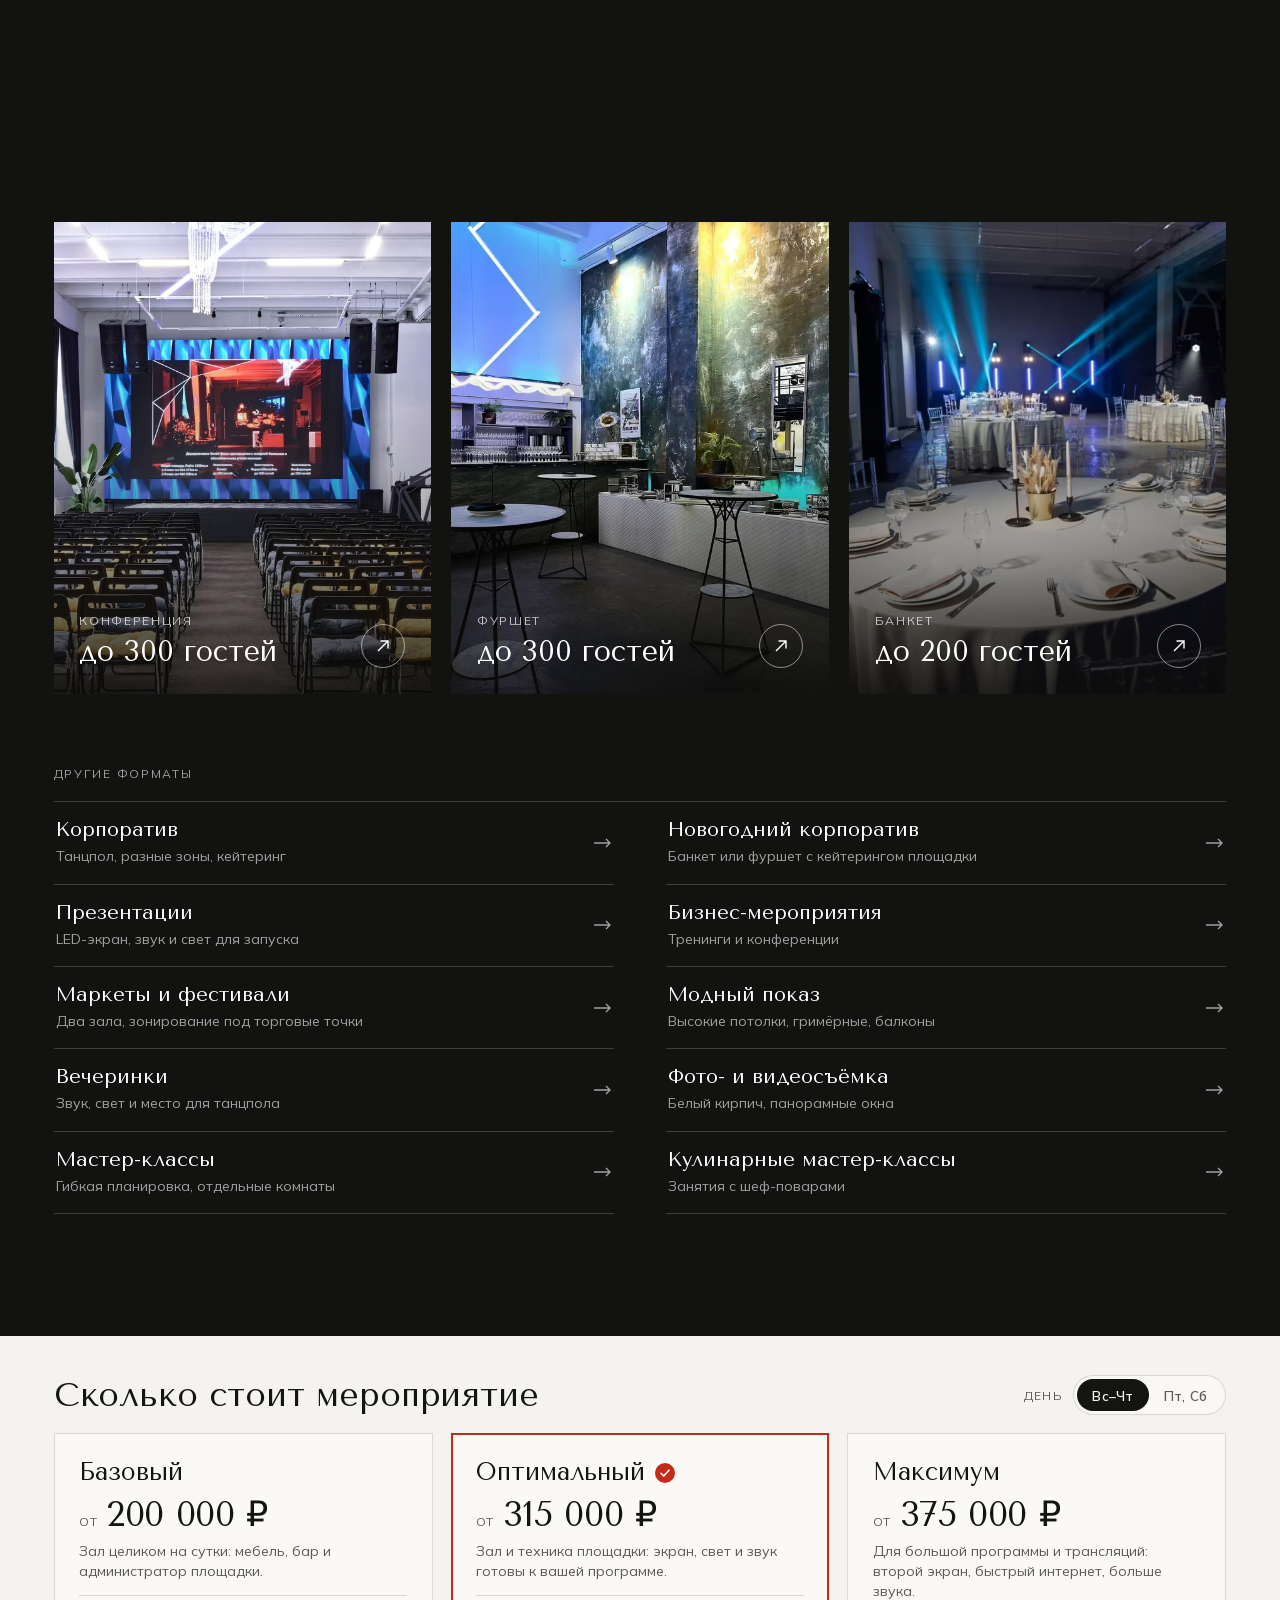
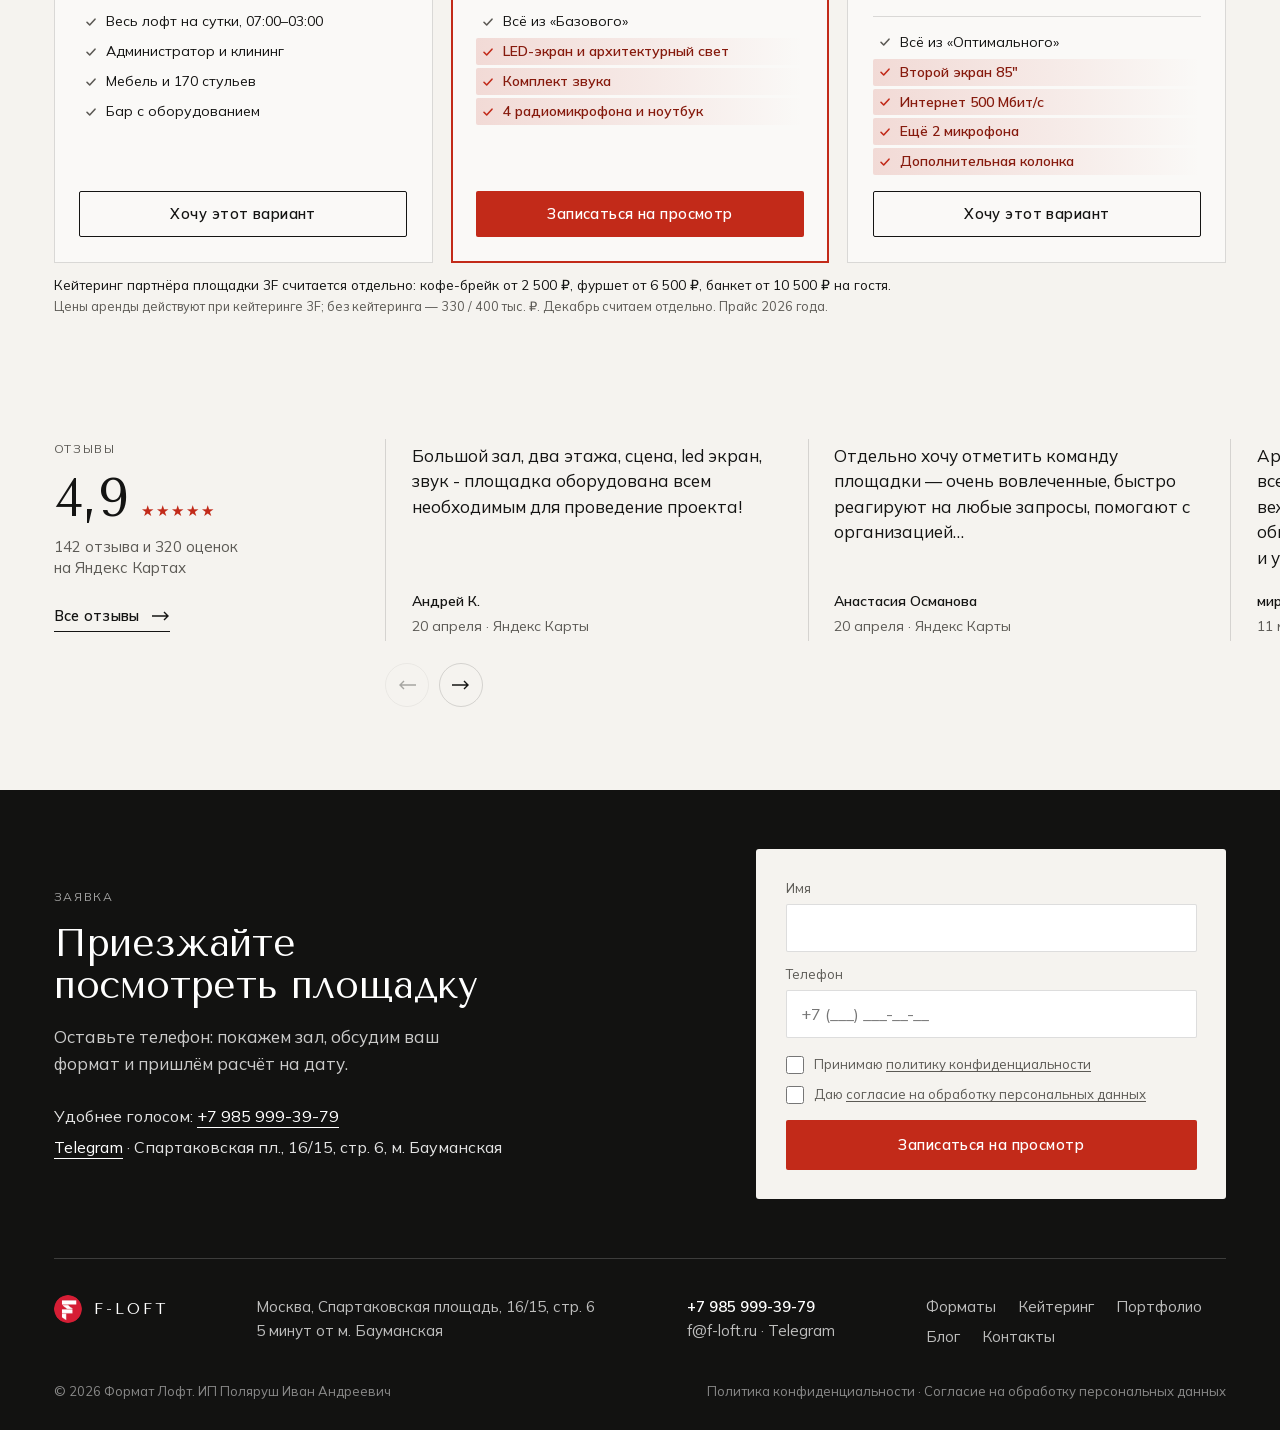
<file: floft-home/packages.html>
<!DOCTYPE html>
<html lang="ru">
<head>
<meta charset="UTF-8">
<meta name="viewport" content="width=device-width, initial-scale=1, viewport-fit=cover">
<!-- ВАРИАНТ 2 (с блоком «Пакеты»). Файл собирается скриптом tools/build_variants.py — руками не править.
     Прототип: при переносе на f-loft.ru строку noindex удалить -->
<meta name="robots" content="noindex, nofollow">

<!-- Title, description, canonical и Open Graph — как на текущей главной f-loft.ru (не менялись) -->
<title>Аренда лофта на Бауманской для мероприятий Формат Лофт</title>
<meta name="description" content="Формат Лофт — аренда лофта 1100 м2 на Бауманской. Площадка для конференций, фуршетов, банкетов. Белый лофт для свадеб, корпоративов и съемок. Центр Москвы.">
<link rel="canonical" href="https://f-loft.ru/">
<meta property="og:locale" content="ru_RU">
<meta property="og:type" content="website">
<meta property="og:title" content="Аренда лофта на Бауманской для мероприятий Формат Лофт">
<meta property="og:description" content="Формат Лофт — аренда лофта 1100 м2 на Бауманской. Площадка для конференций, фуршетов, банкетов. Белый лофт для свадеб, корпоративов и съемок. Центр Москвы.">
<meta property="og:url" content="https://f-loft.ru/">
<meta property="og:site_name" content="F-Loft">
<meta property="og:image" content="assets/img/og.jpg">
<meta name="theme-color" content="#121211">
<link rel="icon" href="assets/img/logo.png">

<link rel="preload" href="assets/fonts/tenor-sans-cyrillic.woff2" as="font" type="font/woff2" crossorigin>
<link rel="preload" href="assets/fonts/mulish-cyrillic.woff2" as="font" type="font/woff2" crossorigin>
<link rel="preload" as="image" type="image/avif" fetchpriority="high"
      imagesrcset="assets/img/hero-m-600.avif 600w, assets/img/hero-m-900.avif 900w" imagesizes="100vw" media="(max-width: 700px)">
<link rel="preload" as="image" type="image/avif" fetchpriority="high"
      imagesrcset="assets/img/hero-1280.avif 1280w, assets/img/hero-1920.avif 1920w" imagesizes="100vw" media="(min-width: 701px)">
<link rel="stylesheet" href="css/home.css?v=1012c">
<link rel="stylesheet" href="css/packages.css?v=1012c">
<script>document.documentElement.classList.add('js')</script>

<script type="application/ld+json">
{
  "@context": "https://schema.org",
  "@type": "Organization",
  "name": "Format Loft",
  "url": "https://f-loft.ru/",
  "logo": "https://f-loft.ru/wp-content/uploads/2021/11/152-1-150x150-optimized.png",
  "contactPoint": {
    "@type": "ContactPoint",
    "telephone": "+7 985 999 39 79",
    "contactType": "customer service",
    "areaServed": "RU",
    "availableLanguage": "ru-RU"
  },
  "address": {
    "@type": "PostalAddress",
    "streetAddress": "Спартаковская площадь, 16/15, строение 6",
    "addressLocality": "Москва",
    "postalCode": "105082",
    "addressCountry": "RU"
  }
}
</script>
</head>
<body>
<a class="skip" href="#main">Перейти к содержанию</a>

<!-- ============================ HEADER ============================ -->
<header class="hdr" id="hdr">
  <div class="wrap hdr__in">
    <nav class="nav" aria-label="Основная навигация">
      <ul class="nav__list">
        <li class="nav__item has-sub">
          <button class="chip nav__toggle" type="button" aria-expanded="false" aria-controls="sub-formats">
            Форматы
            <svg class="chev" viewBox="0 0 10 6" width="10" height="6" aria-hidden="true"><path d="M1 1l4 4 4-4" fill="none" stroke="currentColor" stroke-width="1.4"/></svg>
          </button>
          <ul class="sub" id="sub-formats">
            <li><a href="https://f-loft.ru/services/novogodnii-korporativ/">Новогодний корпоратив</a></li>
            <li><a href="https://f-loft.ru/services/konferencziya/">Конференции</a></li>
            <li><a href="https://f-loft.ru/services/iventy-prezentaczii/">Презентации</a></li>
            <li><a href="https://f-loft.ru/services/markety-i-festivali/">Маркеты и фестивали</a></li>
            <li class="sub__all"><a href="https://f-loft.ru/services/">Все форматы</a></li>
          </ul>
        </li>
        <li class="nav__item"><a class="chip" href="https://f-loft.ru/catering/">Кейтеринг</a></li>
        <li class="nav__item"><a class="chip" href="https://f-loft.ru/gallery/">Портфолио</a></li>
        <li class="nav__item"><a class="chip" href="https://f-loft.ru/blog/">Блог</a></li>
        <li class="nav__item"><a class="chip" href="https://f-loft.ru/contact/">Контакты</a></li>
      </ul>
    </nav>

    <a class="chip chip--fill chip--icon hdr__call" href="tel:+79859993979" aria-label="Позвонить: +7 985 999-39-79">
      <svg viewBox="0 0 24 24" width="18" height="18" aria-hidden="true"><path d="M6.6 3.5h2.7l1.5 4-2 1.4a12 12 0 0 0 6.3 6.3l1.4-2 4 1.5v2.7a2 2 0 0 1-2.2 2A16.6 16.6 0 0 1 4.6 5.7a2 2 0 0 1 2-2.2z" fill="none" stroke="currentColor" stroke-width="1.5" stroke-linejoin="round"/></svg>
    </a>

    <a class="logo" href="https://f-loft.ru/" aria-label="F-LOFT — на главную">
      <img src="assets/img/logo.png" width="32" height="32" alt="">
      <span>F-LOFT</span>
    </a>

    <a class="chip chip--fill hdr__phone" href="tel:+79859993979">
      <svg viewBox="0 0 24 24" width="15" height="15" aria-hidden="true"><path d="M6.6 3.5h2.7l1.5 4-2 1.4a12 12 0 0 0 6.3 6.3l1.4-2 4 1.5v2.7a2 2 0 0 1-2.2 2A16.6 16.6 0 0 1 4.6 5.7a2 2 0 0 1 2-2.2z" fill="none" stroke="currentColor" stroke-width="1.6" stroke-linejoin="round"/></svg>
      +7 985 999-39-79
    </a>

    <button class="chip chip--icon burger" type="button" aria-expanded="false" aria-controls="mnav" aria-label="Открыть меню">
      <span></span><span></span>
    </button>
  </div>
</header>

<!-- Мобильное меню -->
<div class="mnav" id="mnav" hidden>
  <nav class="mnav__in wrap" aria-label="Мобильная навигация">
    <ul class="mnav__list">
      <li>
        <a href="https://f-loft.ru/services/">Форматы</a>
        <ul class="mnav__sub">
          <li><a href="https://f-loft.ru/services/novogodnii-korporativ/">Новогодний корпоратив</a></li>
          <li><a href="https://f-loft.ru/services/konferencziya/">Конференции</a></li>
          <li><a href="https://f-loft.ru/services/iventy-prezentaczii/">Презентации</a></li>
          <li><a href="https://f-loft.ru/services/markety-i-festivali/">Маркеты и фестивали</a></li>
        </ul>
      </li>
      <li><a href="https://f-loft.ru/catering/">Кейтеринг</a></li>
      <li><a href="https://f-loft.ru/gallery/">Портфолио</a></li>
      <li><a href="https://f-loft.ru/blog/">Блог</a></li>
      <li><a href="https://f-loft.ru/contact/">Контакты</a></li>
    </ul>
    <div class="mnav__foot">
      <a class="mnav__phone" href="tel:+79859993979">+7 985 999-39-79</a>
      <button class="btn btn--accent" type="button" data-open-form data-intent="viewing">Записаться на просмотр</button>
    </div>
  </nav>
</div>

<main id="main">

<!-- ============================ HERO ============================ -->
<section class="hero" aria-labelledby="hero-title">
  <picture class="hero__bg">
    <source media="(max-width: 700px)" type="image/avif" srcset="assets/img/hero-m-600.avif 600w, assets/img/hero-m-900.avif 900w" sizes="100vw">
    <source media="(max-width: 700px)" type="image/webp" srcset="assets/img/hero-m-600.webp 600w, assets/img/hero-m-900.webp 900w" sizes="100vw">
    <source type="image/avif" srcset="assets/img/hero-1280.avif 1280w, assets/img/hero-1920.avif 1920w" sizes="100vw">
    <source type="image/webp" srcset="assets/img/hero-1280.webp 1280w, assets/img/hero-1920.webp 1920w" sizes="100vw">
    <img src="assets/img/hero-1280.webp" width="1280" height="720" alt="Главный зал F-LOFT: белые колонны, световая люстра, высокие окна и лаунж-зона" fetchpriority="high" decoding="async">
  </picture>

  <div class="wrap hero__in">
    <h1 class="hero__title" id="hero-title">Лофт для мероприятий <span>в 5 минутах</span> <span>от Бауманской</span></h1>
    <p class="hero__sub">Конференции, корпоративы, банкеты и фуршеты.</p>

    <div class="hero__cta">
      <button class="btn btn--accent btn--fade" type="button" data-open-form data-intent="viewing" id="hero-cta">Записаться на просмотр</button>
    </div>
  </div>
</section>

<!-- ============================ УТП ============================ -->
<section class="usp" aria-label="Коротко о площадке">
  <div class="wrap">
    <ul class="usp__list">
      <li>
        <p class="usp__key">до <em>300</em> гостей</p>
        <p class="usp__txt">Конференции и фуршеты — до 300 гостей, банкеты — до 200. Два уровня, потолки до 5,4 м.</p>
      </li>
      <li>
        <p class="usp__key"><em>5 минут</em> от метро</p>
        <p class="usp__txt">м. Бауманская, Спартаковская площадь, 16/15, стр. 6. Закрытая территория, платная парковка по записи.</p>
      </li>
      <li>
        <p class="usp__key">Сцена и <em>LED‑экран</em></p>
        <p class="usp__txt">Техника площадки подключается отдельным комплектом: состав и стоимость пришлём с расчётом. Кейтеринг — партнёр площадки 3F-catering.</p>
      </li>
    </ul>
  </div>
</section>

<!-- ============================ ПЛОЩАДКА ============================
     Пять кадров самой площадки (без гостей): главный зал, сцена, второй уровень, лаунж, двор.
     Сетка-бенто, высота привязана к высоте экрана — блок не выше 3/4 экрана. Каждый кадр ведёт в «Фото лофта». -->
<section class="pf" aria-labelledby="pf-title">
  <div class="wrap">
    <header class="sec-head" data-rv>
      <h2 class="h2" id="pf-title">Площадка F-LOFT</h2>
      <a class="more" href="https://f-loft.ru/gallery/foto-lofta/">Смотреть фото лофта <svg class="arr" viewBox="0 0 18 10" width="18" height="10" aria-hidden="true"><path d="M0 5h16M12 1l4 4-4 4" fill="none" stroke="currentColor" stroke-width="1.4"/></svg></a>
    </header>

    <div class="bento">
      <a class="bento__i bento__i--a" href="https://f-loft.ru/gallery/foto-lofta/" data-rv>
        <picture>
          <source type="image/avif" srcset="assets/img/sp-hall-800.avif 800w, assets/img/sp-hall-1400.avif 1400w" sizes="(max-width: 760px) 100vw, 50vw">
          <source type="image/webp" srcset="assets/img/sp-hall-800.webp 800w, assets/img/sp-hall-1400.webp 1400w" sizes="(max-width: 760px) 100vw, 50vw">
          <img src="assets/img/sp-hall-800.webp" width="800" height="533" alt="Главный зал F-LOFT при дневном свете: белые стены, высокие окна, световая люстра" loading="lazy" decoding="async">
        </picture>
      </a>
      <a class="bento__i bento__i--b" href="https://f-loft.ru/gallery/foto-lofta/" data-rv>
        <picture>
          <source type="image/avif" srcset="assets/img/sp-stage-480.avif 480w, assets/img/sp-stage-760.avif 760w" sizes="(max-width: 760px) 66vw, 25vw">
          <source type="image/webp" srcset="assets/img/sp-stage-480.webp 480w, assets/img/sp-stage-760.webp 760w" sizes="(max-width: 760px) 66vw, 25vw">
          <img src="assets/img/sp-stage-480.webp" width="480" height="320" alt="Сцена F-LOFT с LED-экраном и акустикой" loading="lazy" decoding="async">
        </picture>
      </a>
      <a class="bento__i bento__i--c" href="https://f-loft.ru/gallery/foto-lofta/" data-rv>
        <picture>
          <source type="image/avif" srcset="assets/img/sp-level2-480.avif 480w, assets/img/sp-level2-760.avif 760w" sizes="(max-width: 760px) 34vw, 25vw">
          <source type="image/webp" srcset="assets/img/sp-level2-480.webp 480w, assets/img/sp-level2-760.webp 760w" sizes="(max-width: 760px) 34vw, 25vw">
          <img src="assets/img/sp-level2-480.webp" width="480" height="320" alt="Второй уровень F-LOFT: галерея с видом на главный зал" loading="lazy" decoding="async">
        </picture>
      </a>
      <a class="bento__i bento__i--d" href="https://f-loft.ru/gallery/foto-lofta/" data-rv>
        <picture>
          <source type="image/avif" srcset="assets/img/sp-lounge-640.avif 640w, assets/img/sp-lounge-1000.avif 1000w" sizes="(max-width: 760px) 66vw, 33vw">
          <source type="image/webp" srcset="assets/img/sp-lounge-640.webp 640w, assets/img/sp-lounge-1000.webp 1000w" sizes="(max-width: 760px) 66vw, 33vw">
          <img src="assets/img/sp-lounge-640.webp" width="640" height="320" alt="Лаунж-зона F-LOFT: диван, кресла и зелёные панно на белой стене" loading="lazy" decoding="async">
        </picture>
      </a>
      <a class="bento__i bento__i--e" href="https://f-loft.ru/gallery/foto-lofta/" data-rv>
        <picture>
          <source type="image/avif" srcset="assets/img/sp-yard-400.avif 400w, assets/img/sp-yard-600.avif 600w" sizes="(max-width: 760px) 34vw, 17vw">
          <source type="image/webp" srcset="assets/img/sp-yard-400.webp 400w, assets/img/sp-yard-600.webp 600w" sizes="(max-width: 760px) 34vw, 17vw">
          <img src="assets/img/sp-yard-400.webp" width="400" height="400" alt="Внутренний двор кластера, где находится F-LOFT" loading="lazy" decoding="async">
        </picture>
      </a>
    </div>
  </div>
</section>

<!-- ============================ ФОРМАТЫ И ВМЕСТИМОСТЬ ============================ -->
<section class="fm" id="formats" aria-labelledby="fm-title">
  <div class="wrap">
    <header class="sec-head" data-rv>
      <h2 class="h2" id="fm-title">Форматы и вместимость</h2>
      <a class="more" href="https://f-loft.ru/services/">Все форматы <svg class="arr" viewBox="0 0 18 10" width="18" height="10" aria-hidden="true"><path d="M0 5h16M12 1l4 4-4 4" fill="none" stroke="currentColor" stroke-width="1.4"/></svg></a>
    </header>

    <ul class="cap">
      <li data-rv>
        <a class="cap__card" href="https://f-loft.ru/services/konferencziya/">
          <picture>
            <source type="image/avif" srcset="assets/img/cap-conf-600.avif 600w, assets/img/cap-conf-900.avif 900w" sizes="(max-width: 760px) 78vw, 30vw">
            <source type="image/webp" srcset="assets/img/cap-conf-600.webp 600w, assets/img/cap-conf-900.webp 900w" sizes="(max-width: 760px) 78vw, 30vw">
            <img src="assets/img/cap-conf-600.webp" width="600" height="750" alt="Театральная рассадка перед сценой с LED-экраном в F-LOFT" loading="lazy" decoding="async">
          </picture>
          <span class="cap__body">
            <span class="cap__name">Конференция</span>
            <span class="cap__num">до 300 гостей</span>
          </span>
          <span class="cap__go" aria-hidden="true"><svg viewBox="0 0 14 14" width="14" height="14"><path d="M2 12L12 2M4.500 2H12v7.500" fill="none" stroke="currentColor" stroke-width="1.4"/></svg></span>
        </a>
      </li>
      <li data-rv>
        <a class="cap__card" href="https://f-loft.ru/services/furshet/">
          <picture>
            <source type="image/avif" srcset="assets/img/cap-furshet-600.avif 600w, assets/img/cap-furshet-900.avif 900w" sizes="(max-width: 760px) 78vw, 30vw">
            <source type="image/webp" srcset="assets/img/cap-furshet-600.webp 600w, assets/img/cap-furshet-900.webp 900w" sizes="(max-width: 760px) 78vw, 30vw">
            <img src="assets/img/cap-furshet-600.webp" width="600" height="750" alt="Коктейльные столы и фуршетная линия в F-LOFT" loading="lazy" decoding="async">
          </picture>
          <span class="cap__body">
            <span class="cap__name">Фуршет</span>
            <span class="cap__num">до 300 гостей</span>
          </span>
          <span class="cap__go" aria-hidden="true"><svg viewBox="0 0 14 14" width="14" height="14"><path d="M2 12L12 2M4.500 2H12v7.500" fill="none" stroke="currentColor" stroke-width="1.4"/></svg></span>
        </a>
      </li>
      <li data-rv>
        <a class="cap__card" href="https://f-loft.ru/services/banket/">
          <picture>
            <source type="image/avif" srcset="assets/img/cap-banket-600.avif 600w, assets/img/cap-banket-800.avif 800w" sizes="(max-width: 760px) 78vw, 30vw">
            <source type="image/webp" srcset="assets/img/cap-banket-600.webp 600w, assets/img/cap-banket-800.webp 800w" sizes="(max-width: 760px) 78vw, 30vw">
            <img src="assets/img/cap-banket-600.webp" width="600" height="750" alt="Круглые банкетные столы с сервировкой в зале F-LOFT" loading="lazy" decoding="async">
          </picture>
          <span class="cap__body">
            <span class="cap__name">Банкет</span>
            <span class="cap__num">до 200 гостей</span>
          </span>
          <span class="cap__go" aria-hidden="true"><svg viewBox="0 0 14 14" width="14" height="14"><path d="M2 12L12 2M4.500 2H12v7.500" fill="none" stroke="currentColor" stroke-width="1.4"/></svg></span>
        </a>
      </li>
    </ul>

    <h3 class="fm__sub" data-rv>Другие форматы</h3>
    <ul class="rows" data-rv>
      <li><a href="https://f-loft.ru/services/office-party/"><span class="rows__name">Корпоратив</span><span class="rows__txt">Танцпол, разные зоны, кейтеринг</span><svg class="arr" viewBox="0 0 18 10" width="18" height="10" aria-hidden="true"><path d="M0 5h16M12 1l4 4-4 4" fill="none" stroke="currentColor" stroke-width="1.4"/></svg></a></li>
      <li><a href="https://f-loft.ru/services/novogodnii-korporativ/"><span class="rows__name">Новогодний корпоратив</span><span class="rows__txt">Банкет или фуршет с кейтерингом площадки</span><svg class="arr" viewBox="0 0 18 10" width="18" height="10" aria-hidden="true"><path d="M0 5h16M12 1l4 4-4 4" fill="none" stroke="currentColor" stroke-width="1.4"/></svg></a></li>
      <li><a href="https://f-loft.ru/services/iventy-prezentaczii/"><span class="rows__name">Презентации</span><span class="rows__txt">LED-экран, звук и свет для запуска</span><svg class="arr" viewBox="0 0 18 10" width="18" height="10" aria-hidden="true"><path d="M0 5h16M12 1l4 4-4 4" fill="none" stroke="currentColor" stroke-width="1.4"/></svg></a></li>
      <li><a href="https://f-loft.ru/services/biznes-meropriyatiya/"><span class="rows__name">Бизнес-мероприятия</span><span class="rows__txt">Тренинги и конференции</span><svg class="arr" viewBox="0 0 18 10" width="18" height="10" aria-hidden="true"><path d="M0 5h16M12 1l4 4-4 4" fill="none" stroke="currentColor" stroke-width="1.4"/></svg></a></li>
      <li><a href="https://f-loft.ru/services/markety-i-festivali/"><span class="rows__name">Маркеты и фестивали</span><span class="rows__txt">Два зала, зонирование под торговые точки</span><svg class="arr" viewBox="0 0 18 10" width="18" height="10" aria-hidden="true"><path d="M0 5h16M12 1l4 4-4 4" fill="none" stroke="currentColor" stroke-width="1.4"/></svg></a></li>
      <li><a href="https://f-loft.ru/services/modnyj-pokaz/"><span class="rows__name">Модный показ</span><span class="rows__txt">Высокие потолки, гримёрные, балконы</span><svg class="arr" viewBox="0 0 18 10" width="18" height="10" aria-hidden="true"><path d="M0 5h16M12 1l4 4-4 4" fill="none" stroke="currentColor" stroke-width="1.4"/></svg></a></li>
      <li><a href="https://f-loft.ru/services/vecherinki/"><span class="rows__name">Вечеринки</span><span class="rows__txt">Звук, свет и место для танцпола</span><svg class="arr" viewBox="0 0 18 10" width="18" height="10" aria-hidden="true"><path d="M0 5h16M12 1l4 4-4 4" fill="none" stroke="currentColor" stroke-width="1.4"/></svg></a></li>
      <li><a href="https://f-loft.ru/services/foto-i-video-semka/"><span class="rows__name">Фото- и видеосъёмка</span><span class="rows__txt">Белый кирпич, панорамные окна</span><svg class="arr" viewBox="0 0 18 10" width="18" height="10" aria-hidden="true"><path d="M0 5h16M12 1l4 4-4 4" fill="none" stroke="currentColor" stroke-width="1.4"/></svg></a></li>
      <li><a href="https://f-loft.ru/services/ploshhadka-dlya-master-klassa/"><span class="rows__name">Мастер-классы</span><span class="rows__txt">Гибкая планировка, отдельные комнаты</span><svg class="arr" viewBox="0 0 18 10" width="18" height="10" aria-hidden="true"><path d="M0 5h16M12 1l4 4-4 4" fill="none" stroke="currentColor" stroke-width="1.4"/></svg></a></li>
      <li><a href="https://f-loft.ru/services/kulinarnye-master-klassy/"><span class="rows__name">Кулинарные мастер-классы</span><span class="rows__txt">Занятия с шеф-поварами</span><svg class="arr" viewBox="0 0 18 10" width="18" height="10" aria-hidden="true"><path d="M0 5h16M12 1l4 4-4 4" fill="none" stroke="currentColor" stroke-width="1.4"/></svg></a></li>
    </ul>
  </div>
</section>

<!-- ============================ СТОИМОСТЬ ============================
     Три тарифа аренды для главной: каждый следующий включает предыдущий. Тариф, который советуем,
     отмечен красной галочкой и тонкой красной обводкой. Блок рассчитан на высоту не больше 3/4 экрана.
     Тексты, состав и цены — в js/packages.js. -->
<section class="pk" id="packages" aria-labelledby="pk-title">
  <div class="wrap">
    <header class="pk__head">
      <h2 class="h2" id="pk-title">Сколько стоит мероприятие</h2>
      <div class="seg" role="group" aria-label="День недели">
        <span class="seg__lbl">День</span>
        <span class="seg__row" id="ctl-day"></span>
      </div>
    </header>

    <div class="pk__grid" id="pk-grid" aria-live="polite"></div>

    <div class="pk__foot">
      <p class="pk__food">Кейтеринг партнёра площадки 3F считается отдельно: кофе-брейк от 2 500 ₽, фуршет от 6 500 ₽, банкет от 10 500 ₽ на гостя.</p>
      <p class="pk__note">Цены аренды действуют при кейтеринге 3F; без кейтеринга — 330 / 400 тыс. ₽. Декабрь считаем отдельно. Прайс 2026 года.</p>
    </div>
  </div>
</section>

<!-- ============================ ОТЗЫВЫ ============================ -->
<section class="rv" aria-labelledby="rv-title">
  <div class="wrap rv__in">
    <div class="rv__sum" data-rv>
      <h2 class="rv__title" id="rv-title">Отзывы</h2>
      <p class="rv__score"><b>4,9</b><span class="stars" aria-hidden="true">★★★★★</span></p>
      <p class="rv__meta">142 отзыва и 320 оценок <br>на Яндекс Картах</p>
      <a class="more" href="https://yandex.ru/maps/org/format_loft/86625789912/reviews/" target="_blank" rel="noopener">Все отзывы <svg class="arr" viewBox="0 0 18 10" width="18" height="10" aria-hidden="true"><path d="M0 5h16M12 1l4 4-4 4" fill="none" stroke="currentColor" stroke-width="1.4"/></svg></a>
    </div>

    <div class="rv__main" data-rv>
      <ul class="rv__track" id="rv-track" tabindex="0" aria-label="Отзывы гостей, прокручиваются горизонтально">
        <li class="quote">
          <blockquote>Большой зал, два этажа, сцена, led экран, звук - площадка оборудована всем необходимым для проведение проекта!</blockquote>
          <p class="quote__by"><b>Андрей К.</b><span>20 апреля · Яндекс Карты</span></p>
        </li>
        <li class="quote">
          <blockquote>Отдельно хочу отметить команду площадки — очень вовлеченные, быстро реагируют на любые запросы, помогают с организацией…</blockquote>
          <p class="quote__by"><b>Анастасия Османова</b><span>20 апреля · Яндекс Карты</span></p>
        </li>
        <li class="quote">
          <blockquote>Арендовали площадку с кейтерингом 3ф, все было супер. Быстрая обратная связь, вежливый персонал, очень комфортно общаться с командой. Площадка красивая и удобная, недалеко от метро.</blockquote>
          <p class="quote__by"><b>мирсонс</b><span>11 марта · Яндекс Карты</span></p>
        </li>
        <li class="quote">
          <blockquote>Отмечали здесь корпоратив, и это была любовь с первого взгляда! Площадка просто огромная и очень стильная…</blockquote>
          <p class="quote__by"><b>Эдвард М.</b><span>22 февраля · Яндекс Карты</span></p>
        </li>
        <li class="quote">
          <blockquote>Прекрасно подойдет как для деловых мероприятий, так и для свадеб и семейных праздников. Близко от метро. Кухня и подача потрясающие.</blockquote>
          <p class="quote__by"><b>Елена Дуденкова</b><span>14 апреля · Яндекс Карты</span></p>
        </li>
      </ul>
      <div class="rv__nav">
        <button type="button" class="round" data-rv-prev aria-label="Предыдущие отзывы"><svg viewBox="0 0 18 10" width="18" height="10" aria-hidden="true"><path d="M18 5H2M6 1L2 5l4 4" fill="none" stroke="currentColor" stroke-width="1.4"/></svg></button>
        <button type="button" class="round" data-rv-next aria-label="Следующие отзывы"><svg viewBox="0 0 18 10" width="18" height="10" aria-hidden="true"><path d="M0 5h16M12 1l4 4-4 4" fill="none" stroke="currentColor" stroke-width="1.4"/></svg></button>
      </div>
    </div>
  </div>
</section>

<!-- ============================ CTA ============================ -->
<section class="visit" id="visit" aria-labelledby="visit-title">
  <div class="wrap visit__in">
    <div class="visit__txt" data-rv>
      <p class="eyebrow">Заявка</p>
      <h2 class="h2" id="visit-title">Приезжайте посмотреть площадку</h2>
      <p class="visit__lead">Оставьте телефон: покажем зал, обсудим ваш формат и пришлём расчёт на дату.</p>
      <p class="visit__alt">
        <span>Удобнее голосом: <a href="tel:+79859993979">+7 985 999-39-79</a></span>
        <span><a href="https://t.me/+79859993979" target="_blank" rel="noopener">Telegram</a> · Спартаковская пл., 16/15, стр. 6, м. Бауманская</span>
      </p>
    </div>

    <!-- Встроенная форма. Поля — как у Contact Form 7 №114599 (форма в нижнем блоке f-loft.ru):
         your-name, your-phone, acceptance-226 ×2, kc_honeypot. На сайте вместо <form data-demo> ставится её шорткод.
         В прототипе форма НИКУДА не отправляется. -->
    <div class="wpcf7 visit__form" id="visit-box" data-rv>
        <form class="wpcf7-form" id="visit-form" novalidate data-demo aria-labelledby="visit-title">
            <label class="fld">
              <span class="fld__l">Имя</span>
              <span class="wpcf7-form-control-wrap"><input class="wpcf7-form-control wpcf7-text" type="text" name="your-name" id="visit-name" autocomplete="name" required aria-required="true"></span>
            </label>
            <label class="fld">
              <span class="fld__l">Телефон</span>
              <span class="wpcf7-form-control-wrap"><input class="wpcf7-form-control wpcf7-tel" type="tel" name="your-phone" id="visit-phone" autocomplete="tel" inputmode="tel" placeholder="+7 (___) ___-__-__" required aria-required="true"></span>
            </label>
          <fieldset class="agree">
            <legend class="vh">Согласия</legend>
            <label><input type="checkbox" name="acceptance-226" value="1" id="visit-agree-1" data-agree><span>Принимаю <a href="https://f-loft.ru/privacy-policy/" target="_blank" rel="noopener">политику конфиденциальности</a></span></label>
            <label><input type="checkbox" name="acceptance-226" value="1" id="visit-agree-2" data-agree><span>Даю <a href="https://f-loft.ru/soglasie/" target="_blank" rel="noopener">согласие на обработку персональных данных</a></span></label>
          </fieldset>
          <input class="hp" type="text" name="kc_honeypot" tabindex="-1" autocomplete="off" aria-hidden="true">
          <p class="form-err" id="visit-err" role="alert" hidden></p>
          <input class="wpcf7-form-control wpcf7-submit btn btn--accent" type="submit" value="Записаться на просмотр">
        </form>
        <div class="visit__ok" id="visit-ok" hidden>
          <p class="visit__ok-t" tabindex="-1">Заявка отправлена</p>
          <p>Спасибо. Свяжемся с вами по указанному номеру.</p>
          <p class="modal__demo">Прототип: форма не подключена, заявка никуда не ушла.</p>
        </div>
    </div>
  </div>
</section>

</main>

<!-- ============================ FOOTER ============================ -->
<footer class="ftr">
  <div class="wrap"><div class="ftr__in">
    <div class="ftr__top">
      <a class="logo" href="https://f-loft.ru/" aria-label="F-LOFT — на главную">
        <img src="assets/img/logo.png" width="28" height="28" alt="" loading="lazy">
        <span>F-LOFT</span>
      </a>
      <address class="ftr__addr">
        Москва, Спартаковская площадь, 16/15, стр. 6<br>
        5 минут от м. Бауманская
      </address>
      <p class="ftr__contacts">
        <a href="tel:+79859993979">+7 985 999-39-79</a><br>
        <a href="mailto:f@f-loft.ru">f@f-loft.ru</a> · <a href="https://t.me/+79859993979" target="_blank" rel="noopener">Telegram</a>
      </p>
      <nav class="ftr__nav" aria-label="Ссылки в подвале">
        <a href="https://f-loft.ru/services/">Форматы</a>
        <a href="https://f-loft.ru/catering/">Кейтеринг</a>
        <a href="https://f-loft.ru/gallery/">Портфолио</a>
        <a href="https://f-loft.ru/blog/">Блог</a>
        <a href="https://f-loft.ru/contact/">Контакты</a>
      </nav>
    </div>
    <div class="ftr__bot">
      <span>© 2026 Формат Лофт. ИП Поляруш Иван Андреевич</span>
      <span><a href="https://f-loft.ru/privacy-policy/">Политика конфиденциальности</a><span class="sep"> · </span><a href="https://f-loft.ru/soglasie/">Согласие на обработку персональных данных</a></span>
    </div>
  </div></div>
</footer>

<!-- ============================ Плавающая кнопка (mobile) ============================ -->
<div class="fab" id="fab" aria-hidden="true">
  <a class="fab__call" href="tel:+79859993979" aria-label="Позвонить: +7 985 999-39-79" tabindex="-1">
    <svg viewBox="0 0 24 24" width="20" height="20" aria-hidden="true"><path d="M6.6 3.5h2.7l1.5 4-2 1.4a12 12 0 0 0 6.3 6.3l1.4-2 4 1.5v2.7a2 2 0 0 1-2.2 2A16.6 16.6 0 0 1 4.6 5.700a2 2 0 0 1 2-2.2z" fill="none" stroke="currentColor" stroke-width="1.5" stroke-linejoin="round"/></svg>
  </a>
  <button class="btn btn--accent fab__btn" type="button" data-open-form data-intent="request" tabindex="-1">Оставить заявку</button>
</div>

<!-- ============================ POPUP ============================
     Разметка формы повторяет Contact Form 7 #114286 (попап «Оставить заявку» на f-loft.ru):
     те же name у полей — your-name, your-phone, your-date, textarea-900, acceptance-226, kc_honeypot.
     Видимой проверки «выберите картинку» в форме нет (убрана по решению ML); осталось невидимое поле-ловушка kc_honeypot.
     На сайте вместо <form data-demo> вставляется шорткод этой формы; стили .wpcf7 из css/home.css её оформят.
     В прототипе форма НИКУДА не отправляется (data-demo). -->
<dialog class="modal" id="lead" aria-labelledby="lead-title">
  <button class="modal__x" type="button" data-close aria-label="Закрыть">
    <svg viewBox="0 0 16 16" width="16" height="16" aria-hidden="true"><path d="M2 2l12 12M14 2L2 14" fill="none" stroke="currentColor" stroke-width="1.4"/></svg>
  </button>

  <div class="modal__form">
    <h2 class="modal__title" id="lead-title">Узнать цену и особенности зала</h2>
    <p class="modal__sub" id="lead-sub">Перезвоним и ответим на вопросы.</p>

    <div class="wpcf7">
      <form class="wpcf7-form" id="lead-form" novalidate data-demo>
        <label class="fld">
          <span class="fld__l">Имя</span>
          <span class="wpcf7-form-control-wrap"><input class="wpcf7-form-control wpcf7-text" type="text" name="your-name" autocomplete="name" required aria-required="true"></span>
        </label>
        <label class="fld">
          <span class="fld__l">Телефон</span>
          <span class="wpcf7-form-control-wrap"><input class="wpcf7-form-control wpcf7-tel" type="tel" name="your-phone" id="your-phone" autocomplete="tel" inputmode="tel" placeholder="+7 (___) ___-__-__" required aria-required="true"></span>
        </label>
        <label class="fld">
          <span class="fld__l">Дата мероприятия <i>если известна</i></span>
          <span class="wpcf7-form-control-wrap"><input class="wpcf7-form-control wpcf7-date" type="date" name="your-date"></span>
        </label>

        <!-- Поле «Сообщение» формы остаётся, но скрыто: в него пишется, с какой кнопки пришла заявка -->
        <textarea class="wpcf7-form-control wpcf7-textarea" name="textarea-900" hidden></textarea>

        <fieldset class="agree">
          <legend class="vh">Согласия</legend>
          <label><input type="checkbox" name="acceptance-226" value="1" data-agree><span>Принимаю <a href="https://f-loft.ru/privacy-policy/" target="_blank" rel="noopener">политику конфиденциальности</a></span></label>
          <label><input type="checkbox" name="acceptance-226" value="1" data-agree><span>Даю <a href="https://f-loft.ru/soglasie/" target="_blank" rel="noopener">согласие на обработку персональных данных</a></span></label>
        </fieldset>

        <input class="hp" type="text" name="kc_honeypot" tabindex="-1" autocomplete="off" aria-hidden="true">

        <p class="form-err" id="lead-err" role="alert" hidden></p>
        <input class="wpcf7-form-control wpcf7-submit btn btn--accent" type="submit" value="Отправить">
      </form>
    </div>
  </div>

  <div class="modal__ok" id="lead-ok" hidden>
    <h2 class="modal__title" tabindex="-1">Заявка отправлена</h2>
    <p class="modal__sub">Спасибо. Свяжемся с вами по указанному номеру.</p>
    <p class="modal__demo">Прототип: форма не подключена, заявка никуда не ушла.</p>
    <button class="btn btn--line" type="button" data-close>Закрыть</button>
  </div>
</dialog>

<!-- Cookie: компактная плашка вместо баннера на пол-экрана.
     Текст сокращён (обе ссылки и смысл сохранены) — формулировку согласовать с юристом.
     Исходный текст сайта: «Мы используем файлы cookie. Оставаясь на сайте, вы подтверждаете, что ознакомлены и принимаете условия
     «Положения об обработке персональных данных» и даете согласие на обработку персональных данных метрическими программами
     в соответствии с ФЗ № 152-ФЗ «О персональных данных».» -->
<div class="cookie" id="cookie" hidden>
  <p>Мы используем cookie и метрические программы. Оставаясь на сайте, вы принимаете <a href="https://f-loft.ru/privacy-policy/">Положение об обработке персональных данных</a> и даёте <a href="https://f-loft.ru/soglasie/">согласие на их обработку</a>.</p>
  <button class="btn btn--line btn--sm" type="button" id="cookie-ok">Подтверждаю</button>
</div>

<script src="js/home.js?v=1012c" defer></script>
<script src="js/packages.js?v=1012c" defer></script>
</body>
</html>
</file>
<file: floft-home/css/home.css>
/* ==========================================================================
   F-LOFT — главная. Нейтральная база + один акцент (красный бренда).
   Порядок: tokens · base · buttons/links · header · hero · usp · portfolio ·
   formats · reviews · visit · footer · fab · modal (+ CF7) · cookie · motion
   ========================================================================== */

@font-face{font-family:"Tenor Sans";font-style:normal;font-weight:400;font-display:swap;
  src:url("../assets/fonts/tenor-sans-cyrillic.woff2") format("woff2");
  unicode-range:U+0301,U+0400-045F,U+0490-0491,U+04B0-04B1,U+2116}
@font-face{font-family:"Tenor Sans";font-style:normal;font-weight:400;font-display:swap;
  src:url("../assets/fonts/tenor-sans-latin.woff2") format("woff2");
  unicode-range:U+0000-00FF,U+0131,U+0152-0153,U+02BB-02BC,U+02C6,U+02DA,U+02DC,U+0304,U+0308,U+0329,U+2000-206F,U+20AC,U+2122,U+2191,U+2193,U+2212,U+2215,U+FEFF,U+FFFD}
@font-face{font-family:"Mulish";font-style:normal;font-weight:300 700;font-display:swap;
  src:url("../assets/fonts/mulish-cyrillic.woff2") format("woff2");
  unicode-range:U+0301,U+0400-045F,U+0490-0491,U+04B0-04B1,U+2116}
@font-face{font-family:"Mulish";font-style:normal;font-weight:300 700;font-display:swap;
  src:url("../assets/fonts/mulish-latin.woff2") format("woff2");
  unicode-range:U+0000-00FF,U+0131,U+0152-0153,U+02BB-02BC,U+02C6,U+02DA,U+02DC,U+0304,U+0308,U+0329,U+2000-206F,U+20AC,U+2122,U+2191,U+2193,U+2212,U+2215,U+FEFF,U+FFFD}

:root{
  --paper:#f5f3ef;
  --paper-2:#ebe8e1;
  --ink:#141413;
  --ink-2:#5c5a55;
  --night:#121211;
  --line:rgba(20,20,19,.14);
  --line-inv:rgba(255,255,255,.18);
  --accent:#c22a19;            /* красный кнопок f-loft.ru */
  --accent-dark:#861a0d;       /* тот же красный, затемнён — заливка кнопок действия при наведении */
  --accent-on-dark:#e8573f;    /* тот же красный, осветлён для текста на тёмном */

  --font:"Mulish","Helvetica Neue",Arial,sans-serif;          /* текст, кнопки, подписи */
  --display:"Tenor Sans","Mulish","Helvetica Neue",Arial,sans-serif;   /* заголовки и крупные цифры: мягкий гуманистический гротеск */
  --wrap:1320px;
  --gut:clamp(20px,4.2vw,56px);
  --sec:clamp(72px,9.5vw,144px);
  --hdr-h:76px;
  --ease:cubic-bezier(.2,.7,.2,1);
  --cookie-h:0px;
  --host-pad:0px;              /* высота плашки тестового хостинга; на f-loft.ru всегда 0 */
}

/* ---------- base ---------- */
*,*::before,*::after{box-sizing:border-box}
html{-webkit-text-size-adjust:100%;scroll-behavior:smooth}
body{margin:0;background:var(--paper);color:var(--ink);font:400 16.5px/1.6 var(--font);
  -webkit-font-smoothing:antialiased;text-rendering:optimizeLegibility;overflow-x:hidden}
img{display:block;max-width:100%;height:auto}
h1,h2,h3,p,ul,dl,dd,figure,blockquote,fieldset{margin:0;padding:0}
ul{list-style:none}
fieldset{border:0;min-width:0}
a{color:inherit;text-decoration:none}
button,input,textarea{font:inherit;color:inherit}
button{background:none;border:0;padding:0;cursor:pointer}
address{font-style:normal}
:focus-visible{outline:2px solid var(--accent);outline-offset:3px}
.hero :focus-visible,.fm :focus-visible,.visit__txt :focus-visible,.ftr :focus-visible,.hdr:not(.is-solid) :focus-visible{outline-color:#fff}

.wrap{width:100%;max-width:calc(var(--wrap) + var(--gut)*2);margin-inline:auto;padding-inline:var(--gut)}
.vh{position:absolute;width:1px;height:1px;overflow:hidden;clip-path:inset(50%);white-space:nowrap}
.skip{position:absolute;left:12px;top:-60px;z-index:100;background:var(--ink);color:#fff;padding:10px 14px;font-size:14px}
.skip:focus{top:12px}

.h2{font-family:var(--display);font-weight:400;font-size:clamp(28px,3.3vw,47px);line-height:1.1;letter-spacing:-.005em;text-wrap:balance}
.sec-head{display:flex;align-items:flex-end;justify-content:space-between;gap:24px;margin-bottom:clamp(32px,4.4vw,64px)}

/* ---------- buttons / links ---------- */
.btn{display:inline-flex;align-items:center;justify-content:center;min-height:50px;padding:0 28px;
  font-size:14.5px;font-weight:600;letter-spacing:.03em;line-height:1;white-space:nowrap;border-radius:2px;
  transition:background-color .25s var(--ease),color .25s var(--ease),border-color .25s var(--ease)}
/* Кнопки действия при наведении заметно темнеют. Меняется только цвет заливки (переменная --btn-c),
   текст остаётся белым, форма и градиент кнопки первого экрана — прежними. */
@property --btn-c{syntax:"<color>";inherits:false;initial-value:#c22a19}
.btn--accent{--btn-c:var(--accent);background:var(--btn-c);color:#fff;transition:--btn-c .3s var(--ease)}
.btn--accent:hover,.btn--accent:active{--btn-c:var(--accent-dark)}
/* Кнопка первого экрана: красная полоса, плотная под текстом и растворяющаяся вправо */
.btn--fade{justify-content:flex-start;width:min(100%,720px);min-height:48px;font-weight:600;letter-spacing:.01em;
  background:linear-gradient(90deg,var(--btn-c) 0,var(--btn-c) 30%,rgba(194,42,25,0) 100%) no-repeat}
.btn--line{border:1px solid currentColor}
.btn--line:hover{background:var(--ink);border-color:var(--ink);color:var(--paper)}
.btn--sm{min-height:40px;padding:0 18px;font-size:14px}

.more{display:inline-flex;align-items:center;gap:12px;font-size:14.5px;font-weight:600;letter-spacing:.02em;
  min-height:44px;white-space:nowrap;background-image:linear-gradient(currentColor,currentColor);
  background-size:100% 1px;background-position:0 calc(100% - 6px);background-repeat:no-repeat}
.arr{flex:none;transition:transform .3s var(--ease)}
.more:hover .arr,a:hover>.arr{transform:translateX(5px)}

/* ---------- header ----------
   Меню слева в тонких рамках, логотип по центру, телефон справа — в рамке с лёгкой заливкой. */
.hdr{position:fixed;inset:0 0 auto;z-index:50;color:#fff;
  --chip-line:rgba(255,255,255,.5);--chip-fill:rgba(255,255,255,.14);--chip-hover:rgba(255,255,255,.16);
  transition:background-color .3s var(--ease),color .3s var(--ease),box-shadow .3s var(--ease)}
.hdr__in{display:grid;grid-template-columns:minmax(0,1fr) auto minmax(0,1fr);align-items:center;gap:16px;height:var(--hdr-h);transition:height .3s var(--ease)}
.hdr.is-solid,body.menu-open .hdr{--chip-line:rgba(20,20,19,.24);--chip-fill:rgba(20,20,19,.07);--chip-hover:rgba(20,20,19,.07)}
.hdr.is-solid{background:rgba(245,243,239,.94);color:var(--ink);box-shadow:0 1px 0 var(--line);
  -webkit-backdrop-filter:blur(14px);backdrop-filter:blur(14px)}
.hdr.is-solid .hdr__in{height:62px}

.chip{display:inline-flex;align-items:center;justify-content:center;gap:8px;height:36px;padding:0 15px;
  border:1px solid var(--chip-line);border-radius:999px;font-size:13px;font-weight:500;letter-spacing:.02em;line-height:1;white-space:nowrap;
  transition:background-color .25s var(--ease),border-color .25s var(--ease)}
.chip:hover,.nav__toggle[aria-expanded="true"]{background:var(--chip-hover);border-color:currentColor}
.chip--fill{background:var(--chip-fill);font-weight:600}
.chip--icon{width:42px;height:42px;padding:0}

.logo{display:inline-flex;align-items:center;gap:12px;font-family:var(--display);font-size:17px;letter-spacing:.2em;white-space:nowrap}
.logo span{margin-right:-.2em}                                  /* убираем хвост разрядки после последней буквы — иначе логотип смещён влево */
.logo img{width:32px;height:32px;border-radius:50%}
.hdr .logo{justify-self:center;grid-column:2}

.nav{justify-self:start;grid-column:1}
.nav__list{display:flex;align-items:center;gap:6px}
.nav__item{position:relative}
.chev{transition:transform .25s var(--ease)}
.nav__toggle[aria-expanded="true"] .chev{transform:rotate(180deg)}

.sub{position:absolute;left:0;top:calc(100% + 10px);min-width:250px;padding:10px 0;background:var(--paper);color:var(--ink);
  border:1px solid var(--line);box-shadow:0 18px 40px -18px rgba(0,0,0,.28);
  opacity:0;visibility:hidden;transform:translateY(-6px);
  transition:opacity .22s var(--ease),transform .22s var(--ease),visibility 0s .22s}
.sub::before{content:"";position:absolute;inset:-12px 0 100%}           /* мостик для курсора */
.has-sub.is-open .sub{opacity:1;visibility:visible;transform:none;transition-delay:0s}
.sub a{display:block;padding:10px 22px;font-size:15px;transition:color .2s}
.sub a:hover{color:var(--accent)}
.sub__all{margin-top:6px;padding-top:6px;border-top:1px solid var(--line)}
.sub__all a{font-size:14px;color:var(--ink-2)}

.hdr__phone{justify-self:end;grid-column:3}
.hdr__call,.burger{display:none}

/* ---------- mobile nav ---------- */
.burger{position:relative}
.burger span{position:absolute;left:12px;right:12px;height:1.5px;background:currentColor;transition:transform .3s var(--ease),top .3s var(--ease)}
.burger span:nth-child(1){top:15px}
.burger span:nth-child(2){top:23px}
.burger[aria-expanded="true"] span:nth-child(1){top:19px;transform:rotate(45deg)}
.burger[aria-expanded="true"] span:nth-child(2){top:19px;transform:rotate(-45deg)}

.mnav{position:fixed;inset:0;z-index:40;background:var(--paper);color:var(--ink);overflow-y:auto;
  padding-top:var(--hdr-h);opacity:0;transition:opacity .25s var(--ease)}
.mnav[hidden]{display:none}
.mnav.is-open{opacity:1}
.mnav__in{display:flex;flex-direction:column;min-height:100%;padding-block:16px calc(24px + env(safe-area-inset-bottom,0px))}
.mnav__list>li{border-bottom:1px solid var(--line)}
.mnav__list>li>a{display:block;padding:15px 0;font-family:var(--display);font-size:25px;line-height:1.15}
.mnav__sub{padding:0 0 14px}
.mnav__sub a{display:block;padding:8px 0;font-size:17px;color:var(--ink-2)}
.mnav__foot{margin-top:auto;padding-top:28px;display:grid;gap:16px}
.mnav__phone{font-size:20px;font-weight:600;letter-spacing:.01em}
body.menu-open .hdr{color:var(--ink);background:var(--paper);box-shadow:none}

/* ---------- hero ---------- */
/* Первый экран ниже окна на --peek: снизу видны три крупные строки следующего блока — повод листать. */
.hero{--peek:clamp(104px,15vh,136px);position:relative;display:flex;align-items:flex-end;
  min-height:max(520px,min(calc(100vh - var(--peek)),880px));min-height:max(520px,min(calc(100svh - var(--peek)),880px));
  background:var(--night);color:#fff;overflow:hidden;isolation:isolate}
.hero__bg{position:absolute;inset:0;z-index:-2}
.hero__bg img{width:100%;height:100%;object-fit:cover;object-position:50% 50%}
.hero::after{content:"";position:absolute;inset:0;z-index:-1;
  background:
    linear-gradient(180deg,rgba(12,12,11,.5) 0%,rgba(12,12,11,0) 22%),
    linear-gradient(0deg,rgba(12,12,11,.88) 0%,rgba(12,12,11,.5) 38%,rgba(12,12,11,.12) 72%,rgba(12,12,11,.06) 100%),
    linear-gradient(90deg,rgba(12,12,11,.46) 0%,rgba(12,12,11,0) 60%)}
.hero__in{padding-block:calc(var(--hdr-h) + 40px) clamp(40px,6.5vh,72px)}

.hero__title{max-width:15em;font-family:var(--display);font-weight:400;font-size:clamp(38px,4.7vw,72px);line-height:1.06;letter-spacing:-.008em}
.hero__title span{display:block}
.hero__sub{margin-top:clamp(18px,2.2vw,28px);max-width:30em;font-size:clamp(17px,1.35vw,20px);line-height:1.45;color:rgba(255,255,255,.84)}

.hero__cta{display:flex;align-items:center;flex-wrap:wrap;gap:16px 28px;margin-top:clamp(28px,3.2vw,40px)}

/* ---------- usp ---------- */
.usp{padding-block:clamp(28px,2.8vw,40px) 0}
.usp__list{display:grid;grid-template-columns:repeat(3,1fr);gap:clamp(24px,4vw,64px)}
.usp__list li{padding-top:22px;border-top:1px solid var(--ink)}
.usp__key{font-family:var(--display);font-size:clamp(27px,2.7vw,39px);line-height:1.12;letter-spacing:-.005em}
.usp__key em{font-style:normal;color:var(--accent)}
.usp__txt{margin-top:14px;max-width:26em;font-size:16px;color:var(--ink-2)}

/* ---------- portfolio ---------- */
.pf{padding-block:clamp(36px,6.5vh,72px)}
.pf .sec-head{margin-bottom:clamp(16px,2.6vh,28px)}
/* Сетка-бенто: крупный кадр слева на всю высоту, справа два ряда малых. Высота задана долей экрана. */
.bento{display:grid;grid-template-columns:repeat(12,minmax(0,1fr));grid-template-rows:repeat(2,minmax(0,1fr));
  gap:clamp(8px,.9vw,14px);height:clamp(320px,48vh,560px)}
.bento__i{position:relative;display:block;overflow:hidden;background:var(--paper-2)}
.bento__i picture,.bento__i img{display:block;width:100%;height:100%}
.bento__i img{object-fit:cover;transition:transform .9s var(--ease)}
.bento__i:hover img,.bento__i:focus-visible img{transform:scale(1.06)}
.bento__i--a{grid-column:1/7;grid-row:1/3}
.bento__i--b{grid-column:7/10;grid-row:1}
.bento__i--c{grid-column:10/13;grid-row:1}
.bento__i--d{grid-column:7/11;grid-row:2}
.bento__i--e{grid-column:11/13;grid-row:2}

/* ---------- formats + capacity ---------- */
.fm{padding-block:var(--sec);background:var(--night);color:#fff}
.cap{display:grid;grid-template-columns:repeat(3,1fr);gap:clamp(12px,1.6vw,24px)}
.cap__card{position:relative;display:block;aspect-ratio:4/5;overflow:hidden;background:#1c1c1a;isolation:isolate}
.cap__card img{width:100%;height:100%;object-fit:cover;transition:transform 1.2s var(--ease)}
.cap__card::after{content:"";position:absolute;inset:0;background:linear-gradient(0deg,rgba(12,12,11,.86) 0%,rgba(12,12,11,.2) 46%,rgba(12,12,11,0) 70%)}
.cap__card:hover img{transform:scale(1.04)}
.cap__body{position:absolute;z-index:1;left:clamp(18px,2vw,28px);right:76px;bottom:clamp(18px,2vw,28px);display:grid;gap:6px}
.cap__name{font-size:12px;letter-spacing:.14em;text-transform:uppercase;color:rgba(255,255,255,.72)}
.cap__num{font-family:var(--display);font-size:clamp(23px,2.2vw,32px);line-height:1.12}
.cap__go{position:absolute;z-index:1;right:clamp(18px,2vw,28px);bottom:clamp(18px,2vw,28px);width:44px;height:44px;border-radius:50%;
  display:grid;place-items:center;border:1px solid rgba(255,255,255,.5);
  transition:background-color .3s var(--ease),color .3s var(--ease),border-color .3s var(--ease)}
.cap__card:hover .cap__go,.cap__card:focus-visible .cap__go{background:#fff;border-color:#fff;color:var(--ink)}

.fm__sub{margin-top:clamp(48px,5.5vw,84px);font-size:12px;font-weight:400;letter-spacing:.14em;text-transform:uppercase;color:rgba(255,255,255,.6)}
.rows{display:grid;grid-template-columns:1fr 1fr;column-gap:clamp(24px,4vw,64px);margin-top:18px;border-top:1px solid var(--line-inv)}
.rows li{border-bottom:1px solid var(--line-inv)}
.rows a{display:grid;grid-template-columns:minmax(0,1fr) auto;grid-template-areas:"n a" "t a";align-items:center;column-gap:20px;
  padding:16px 2px;min-height:76px;transition:padding .3s var(--ease)}
.rows__name{grid-area:n;font-family:var(--display);font-size:20px;line-height:1.2;transition:color .2s}
.rows__txt{grid-area:t;margin-top:3px;font-size:14px;color:rgba(255,255,255,.6)}
.rows .arr{grid-area:a;color:rgba(255,255,255,.6);transition:transform .3s var(--ease),color .2s}
.rows a:hover .arr{color:#fff}
.rows a:hover .rows__name{color:var(--accent-on-dark)}

/* ---------- reviews ---------- */
.rv{padding-block:clamp(56px,6.5vw,96px)}
.rv__in{display:grid;grid-template-columns:minmax(200px,3fr) 9fr;gap:clamp(24px,4vw,64px);align-items:start}
.rv__title{font-size:12px;font-weight:400;letter-spacing:.14em;text-transform:uppercase;color:var(--ink-2)}
.rv__score{display:flex;align-items:baseline;gap:12px;margin-top:14px}
.rv__score b{font-family:var(--display);font-size:clamp(42px,4.2vw,60px);font-weight:400;line-height:1}
.stars{font-size:15px;letter-spacing:.14em;color:var(--accent)}
.rv__meta{margin:10px 0 16px;font-size:15px;line-height:1.4;color:var(--ink-2)}
.rv__main{min-width:0;position:relative}
.rv__track{display:flex;gap:clamp(16px,2vw,28px);overflow-x:auto;scroll-snap-type:x mandatory;scrollbar-width:none;
  -webkit-overflow-scrolling:touch;overscroll-behavior-x:contain;margin-right:calc(var(--gut)*-1);padding-right:var(--gut)}
.rv__track::-webkit-scrollbar{display:none}
.quote{flex:0 0 clamp(280px,31vw,400px);scroll-snap-align:start;display:flex;flex-direction:column;justify-content:space-between;gap:20px;
  padding:4px 0 4px clamp(16px,2vw,28px);border-left:1px solid var(--line);min-height:176px}
.quote blockquote{font-size:17px;line-height:1.5}
.quote__by{display:grid;gap:2px;font-size:14px}
.quote__by b{font-weight:600}
.quote__by span{color:var(--ink-2)}
.rv__nav{display:flex;gap:10px;margin-top:22px}
.round{width:44px;height:44px;border-radius:50%;border:1px solid var(--line);display:grid;place-items:center;
  transition:background-color .25s var(--ease),color .25s var(--ease),border-color .25s var(--ease),opacity .2s}
.round:hover{background:var(--ink);border-color:var(--ink);color:var(--paper)}
.round[disabled]{opacity:.35;pointer-events:none}

/* ---------- visit (final CTA) ----------
   Слева — короткий текст и контакты, справа — форма на светлой карточке. Блок не выше 3/4 экрана. */
.visit{background:var(--night);color:#fff}
.visit__in{display:grid;grid-template-columns:1fr 1fr;gap:clamp(32px,6vw,104px);align-items:center;padding-block:clamp(40px,6.5vh,80px)}
.eyebrow{margin-bottom:16px;font-size:12px;letter-spacing:.14em;text-transform:uppercase;color:rgba(255,255,255,.6)}
.visit .h2{font-size:clamp(27px,3vw,42px)}
.visit__lead{margin-top:16px;max-width:26em;font-size:17px;color:rgba(255,255,255,.78)}
.visit__alt{display:grid;gap:6px;margin-top:26px;font-size:16px;color:rgba(255,255,255,.88)}
.visit__alt a{color:#fff;background:linear-gradient(currentColor,currentColor) 0 100%/100% 1px no-repeat;padding-bottom:2px;white-space:nowrap}

.visit__form{justify-self:end;width:100%;max-width:470px;padding:clamp(22px,2.3vw,30px);background:var(--paper);color:var(--ink);border-radius:3px}
.visit__form .wpcf7-form{display:grid;gap:12px}
.visit__ok[hidden],.visit__form form[hidden]{display:none}
.visit__ok-t{font-family:var(--display);font-size:24px;line-height:1.2}
.visit__ok p+p{margin-top:8px;color:var(--ink-2)}

/* ---------- footer ---------- */
.ftr{background:var(--night);color:rgba(255,255,255,.72);font-size:15px;line-height:1.6}
.ftr__in{border-top:1px solid var(--line-inv);padding-block:36px calc(28px + env(safe-area-inset-bottom,0px))}
.ftr__top{display:flex;flex-wrap:wrap;align-items:flex-start;justify-content:space-between;gap:24px clamp(24px,4vw,64px)}
.ftr .logo{color:#fff;font-size:15px}
.ftr .logo img{width:28px;height:28px}
.ftr a{transition:color .2s}
.ftr a:hover{color:#fff}
.ftr__contacts a[href^="tel"]{color:#fff;font-weight:600}
.ftr__nav{display:flex;flex-wrap:wrap;gap:6px 22px;max-width:300px}
.ftr__bot{display:flex;flex-wrap:wrap;justify-content:space-between;gap:8px 24px;margin-top:32px;font-size:13px;color:rgba(255,255,255,.5)}

/* ---------- floating mobile CTA ---------- */
.fab{display:none}

/* ---------- modal ---------- */
.modal{width:min(432px,calc(100vw - 24px));max-height:calc(100dvh - 24px);padding:0;border:0;border-radius:3px;background:var(--paper);color:var(--ink);
  overflow-y:auto;overscroll-behavior:contain}
.modal::backdrop{background:rgba(12,12,11,.62)}
.modal[open]{animation:pop .3s var(--ease)}
.modal[open]::backdrop{animation:fade .3s var(--ease)}
.modal__form,.modal__ok{padding:34px 32px 30px}
.modal__x{position:absolute;right:6px;top:6px;width:44px;height:44px;display:grid;place-items:center;color:var(--ink-2);transition:color .2s}
.modal__x:hover{color:var(--ink)}
.modal__title{padding-right:28px;font-family:var(--display);font-size:25px;font-weight:400;line-height:1.16}
.modal__sub{margin-top:8px;font-size:15px;color:var(--ink-2)}
.modal__ok .btn{margin-top:26px}
.modal__demo{margin-top:14px;padding:8px 10px;font-size:13px;color:var(--ink-2);background:var(--paper-2)}
.modal__ok[hidden],.modal__form[hidden]{display:none}

/* Contact Form 7 внутри попапа: стили привязаны к классам плагина */
.modal .wpcf7{margin-top:22px}
.modal .wpcf7-form{display:grid;gap:14px}
.fld{display:grid;gap:5px}
.fld__l{font-size:13px;color:var(--ink-2)}
.fld__l i{font-style:normal;opacity:.75}
.fld__l i::before{content:"· "}
.wpcf7-form-control-wrap{display:block}
:is(.modal,.visit__form) :is(.wpcf7-text,.wpcf7-tel,.wpcf7-date){width:100%;height:48px;padding:0 14px;font-size:16px;
  background:#fff;border:1px solid var(--line);border-radius:2px;-webkit-appearance:none;appearance:none;transition:border-color .2s}
.modal .wpcf7-date{min-width:0;text-align:left}
:is(.modal,.visit__form) :is(.wpcf7-text,.wpcf7-tel,.wpcf7-date):focus{outline:0;border-color:var(--ink)}
:is(.modal,.visit__form) [aria-invalid="true"]{border-color:var(--accent)}
.modal .wpcf7-textarea[hidden]{display:none}

.agree{display:grid;gap:4px;margin-top:2px}
.agree label{display:flex;align-items:flex-start;gap:10px;padding-block:4px;font-size:13px;line-height:1.35;color:var(--ink-2);cursor:pointer}
.agree input{flex:none;width:18px;height:18px;margin:0;accent-color:var(--ink)}
.agree a{background:linear-gradient(currentColor,currentColor) 0 100%/100% 1px no-repeat}
.agree a:hover{color:var(--ink)}
.agree.is-invalid input{outline:1.5px solid var(--accent);outline-offset:1px}

.hp{position:absolute;left:-9999px;width:1px;height:1px;opacity:0}

.form-err{font-size:14px;line-height:1.35;color:var(--accent)}
.form-err[hidden]{display:none}
:is(.modal,.visit__form) .wpcf7-submit{width:100%;border:0;cursor:pointer;-webkit-appearance:none;appearance:none}

/* ---------- cookie ---------- */
.cookie{position:fixed;z-index:60;right:16px;bottom:16px;width:min(430px,calc(100vw - 32px));padding:16px 18px;
  background:var(--paper);color:var(--ink-2);border:1px solid var(--line);box-shadow:0 18px 40px -18px rgba(0,0,0,.3);
  font-size:12.500px;line-height:1.4;display:grid;gap:12px;justify-items:start}
.cookie[hidden]{display:none}
.cookie a{color:var(--ink);background:linear-gradient(currentColor,currentColor) 0 100%/100% 1px no-repeat}
.cookie .btn{color:var(--ink)}

/* ---------- motion ---------- */
@keyframes pop{from{opacity:0;transform:translateY(10px)}to{opacity:1;transform:none}}
@keyframes fade{from{opacity:0}to{opacity:1}}
@keyframes hero-zoom{from{transform:scale(1.06)}to{transform:none}}
@keyframes rise{from{opacity:0;transform:translateY(18px)}to{opacity:1;transform:none}}

@media (prefers-reduced-motion:no-preference){
  .hero__bg img{animation:hero-zoom 2.2s var(--ease) both}
  .hero__title,.hero__sub{animation:rise .9s var(--ease) both}
  .hero__sub{animation-delay:.08s}
  .js [data-rv]{opacity:0;transform:translateY(18px);transition:opacity .9s var(--ease),transform .9s var(--ease)}
  .js [data-rv].is-in{opacity:1;transform:none}
  .usp__list li{animation:rise .9s var(--ease) .3s both}          /* видны на первом экране — появляются вместе с ним */
  .usp__list li:nth-child(2){animation-delay:.38s}
  .usp__list li:nth-child(3){animation-delay:.46s}
  .cap li:nth-child(2){transition-delay:.08s}
  .cap li:nth-child(3){transition-delay:.16s}
}
@media (prefers-reduced-motion:reduce){
  html{scroll-behavior:auto}
  *,*::before,*::after{animation-duration:.01ms!important;animation-delay:0s!important;transition-duration:.01ms!important;transition-delay:0s!important}
}

/* ==========================================================================
   Адаптив
   ========================================================================== */
@media (max-width:1100px){
  .rows__name{font-size:18px}
  .ftr__nav{max-width:none}
}

/* уже 1300px пять пунктов меню подходят вплотную к логотипу — мобильная шапка: звонок · логотип · меню */
@media (max-width:1300px){
  :root{--hdr-h:64px}
  .nav,.hdr__phone{display:none}
  .hdr__call,.burger{display:inline-flex}
  .hdr__call{justify-self:start;grid-column:1}
  .burger{justify-self:end;grid-column:3}
  .hdr.is-solid .hdr__in{height:58px}
}

/* tablet и ниже */
@media (max-width:920px){

  .usp__list{grid-template-columns:1fr;gap:0}
  .usp{padding-top:22px}
  .usp__list li{padding-block:18px 26px}
  .usp__list li+li{border-top-color:var(--line)}
  .usp__txt{max-width:34em}

  .rv__in{grid-template-columns:1fr}
  .rv__sum{display:grid;grid-template-columns:auto 1fr;align-items:center;column-gap:20px}
  .rv__title{grid-column:1/-1}
  .rv__score{margin-top:10px}
  .rv__meta{margin:10px 0 0}
  .rv__sum .more{grid-column:1/-1;justify-self:start;margin-top:12px}

  .visit__in{grid-template-columns:1fr;gap:28px;padding-block:44px}
  .visit__form{justify-self:stretch;max-width:none}
}

/* mobile */
@media (max-width:760px){
  body{font-size:16px}
  .sec-head{flex-direction:column;align-items:flex-start;gap:14px}

  .hero{--peek:96px;min-height:max(480px,calc(100vh - var(--peek)));min-height:max(480px,calc(100svh - var(--peek)))}
  .hero__bg img{object-position:50% 30%}
  .hero::after{background:
    linear-gradient(180deg,rgba(12,12,11,.5) 0%,rgba(12,12,11,0) 18%),
    linear-gradient(0deg,rgba(12,12,11,.94) 0%,rgba(12,12,11,.84) 46%,rgba(12,12,11,.46) 82%,rgba(12,12,11,.3) 100%)}
  .hero__in{padding-bottom:calc(28px + max(0px,var(--cookie-h) - var(--peek)))}
  .hero__title{font-size:clamp(31px,9.2vw,40px);line-height:1.08}
  .hero__sub{margin-top:14px;font-size:16px}
  .hero__cta{flex-direction:column;align-items:stretch;margin-top:24px}
  .hero__cta .btn{width:100%}

  /* телефон: крупный кадр сверху, под ним два ряда по два кадра разной ширины */
  .pf{padding-block:26px}
  .pf .sec-head{gap:4px;margin-bottom:12px}
  .bento{grid-template-columns:repeat(3,minmax(0,1fr));grid-template-rows:22vh 14vh 14vh;grid-template-rows:22svh 14svh 14svh;height:auto;gap:8px}
  .bento__i--a{grid-column:1/4;grid-row:1}
  .bento__i--b{grid-column:1/3;grid-row:2}
  .bento__i--c{grid-column:3/4;grid-row:2}
  .bento__i--d{grid-column:2/4;grid-row:3}
  .bento__i--e{grid-column:1/2;grid-row:3}
  .pf .h2{font-size:26px}

  /* вместимость: горизонтальная лента со свайпом */
  .cap{display:flex;overflow-x:auto;scroll-snap-type:x mandatory;scrollbar-width:none;margin-inline:calc(var(--gut)*-1);padding-inline:var(--gut);
    scroll-padding-inline:var(--gut);-webkit-overflow-scrolling:touch}
  .cap::-webkit-scrollbar{display:none}
  .cap li{flex:0 0 76%;scroll-snap-align:start}
  .rows{grid-template-columns:1fr}
  .rows a{min-height:56px;padding-block:14px}
  .rows__txt{display:none}

  .quote{flex-basis:82%;min-height:0}
  .rv__nav{display:none}

  /* На телефоне блок тоже держим в пределах 3/4 экрана: остаются заголовок и форма,
     телефон и Telegram — сразу ниже, в подвале, и в плавающей панели */
  .visit__in{gap:18px;padding-block:28px}
  .visit .eyebrow,.visit__alt{display:none}
  .visit__lead{margin-top:10px;font-size:16px}
  .visit__form{padding:16px}
  .visit__form .wpcf7-form{gap:9px}
  .visit__form :is(.wpcf7-text,.wpcf7-tel){height:44px}
  .visit__form .agree{gap:0}

  .ftr__top{flex-direction:column;gap:14px}
  .ftr__contacts a,.ftr__nav a,.ftr__bot a{display:inline-block;padding-block:9px}
  .ftr__contacts{line-height:1.3}
  .ftr__nav{gap:0 22px}
  .ftr__bot{flex-direction:column;gap:2px;margin-top:18px}
  .ftr__bot a{display:block}
  .ftr__bot .sep{display:none}
  .rv__sum{grid-template-columns:1fr}
  .rv__meta br{display:none}
  .ftr__in{padding-bottom:calc(92px + env(safe-area-inset-bottom,0px))}   /* место под плавающую кнопку */

  .fab{display:flex;gap:8px;position:fixed;z-index:45;left:12px;right:12px;bottom:calc(12px + var(--host-pad) + env(safe-area-inset-bottom,0px));
    transform:translateY(calc(100% + 32px));opacity:0;visibility:hidden;
    transition:transform .4s var(--ease),opacity .3s var(--ease),visibility 0s .4s}
  .fab.is-on{transform:translateY(calc(var(--cookie-h)*-1));opacity:1;visibility:visible;transition-delay:0s}
  .fab__call{flex:none;width:48px;height:48px;display:grid;place-items:center;border-radius:2px;background:var(--paper);color:var(--ink);
    box-shadow:0 0 0 1px var(--line),0 10px 28px -10px rgba(0,0,0,.4)}
  .fab__btn{flex:1;min-height:48px;box-shadow:0 10px 28px -10px rgba(0,0,0,.5)}

  .modal{width:100vw;max-width:100vw;margin:auto 0 0;border-radius:3px 3px 0 0;max-height:calc(100dvh - 20px)}
  .modal__form,.modal__ok{padding:28px 20px calc(22px + env(safe-area-inset-bottom,0px))}
  .modal__title{font-size:23px}

  .cookie{left:0;right:0;bottom:0;width:auto;padding:12px 16px calc(12px + var(--host-pad) + env(safe-area-inset-bottom,0px));border-width:1px 0 0;
    grid-template-columns:1fr auto;align-items:center;gap:14px;font-size:12px;line-height:1.35}
  .cookie .btn{min-height:44px;padding:0 14px}
}

/* низкие телефоны: пояснение под заголовком убираем, чтобы блок не вырос выше 3/4 экрана */
@media (max-width:760px) and (max-height:780px){
  .visit__lead{display:none}
}

/* низкие телефоны: галерея ниже, чтобы блок «Мероприятия» остался в 3/4 экрана */
@media (max-width:760px) and (max-height:700px){
  .pf{padding-block:20px}
  .bento{grid-template-rows:19vh 12vh 12vh;grid-template-rows:19svh 12svh 12svh}
}
</file>
<file: floft-section-gallery/css/gallery-section.css>
/* ==========================================================================
   Секция «Площадка для любого мероприятия»
   Фото-грид: 2 крупных фото в первой строке + 3 фото поменьше во второй,
   заголовок слева, CTA-кнопка «Посмотреть галерею» по центру внизу.
   ========================================================================== */

.event-gallery {
  --gap: 1.5rem;
  background: #ffffff;
  color: #181818;
  font-family: var(--font-main, Raleway, sans-serif);
  padding: 5rem 2.5rem;
}

.event-gallery__title {
  margin: 0 0 2.5rem;
  font-weight: 800;
  text-transform: uppercase;
  font-size: clamp(2rem, 4vw, 3.25rem);
  line-height: 1.15;
  letter-spacing: -0.01em;
  max-width: 900px;
}

.event-gallery__grid {
  display: flex;
  flex-direction: column;
  gap: var(--gap);
}

.event-gallery__row {
  display: grid;
  gap: var(--gap);
}

.event-gallery__row--top {
  grid-template-columns: 1fr 1fr;
}

.event-gallery__row--bottom {
  grid-template-columns: repeat(3, 1fr);
}

.event-gallery__item {
  position: relative;
  overflow: hidden;
  border-radius: 20px;
  background: #ececec;
}

.event-gallery__row--top .event-gallery__item {
  aspect-ratio: 4 / 3;
}

.event-gallery__row--bottom .event-gallery__item {
  aspect-ratio: 3 / 4;
}

.event-gallery__item img {
  width: 100%;
  height: 100%;
  object-fit: cover;
  display: block;
}

.event-gallery__cta {
  display: flex;
  justify-content: center;
  margin-top: 3rem;
}

.event-gallery__button {
  display: inline-flex;
  align-items: center;
  justify-content: center;
  padding: 1rem 2.25rem;
  border-radius: 999px;
  background: #181818;
  color: #ffffff;
  font-weight: 700;
  font-size: 1rem;
  text-decoration: none;
  border: none;
  cursor: pointer;
  transition: background 0.2s ease;
}

.event-gallery__button:hover {
  background: #303030;
}

@media (max-width: 900px) {
  .event-gallery {
    padding: 3.5rem 1.5rem;
  }
  .event-gallery__row--top,
  .event-gallery__row--bottom {
    grid-template-columns: 1fr 1fr;
  }
  .event-gallery__row--bottom .event-gallery__item:nth-child(3) {
    grid-column: span 2;
    aspect-ratio: 16 / 9;
  }
}

@media (max-width: 560px) {
  .event-gallery__row--top,
  .event-gallery__row--bottom {
    grid-template-columns: 1fr;
  }
  .event-gallery__row--bottom .event-gallery__item:nth-child(3) {
    grid-column: auto;
    aspect-ratio: 3 / 4;
  }
}
</file>
<file: css/home.css>
/* ==========================================================================
   F-LOFT — главная. Нейтральная база + один акцент (красный бренда).
   Порядок: tokens · base · buttons/links · header · hero · usp · portfolio ·
   formats · reviews · visit · footer · fab · modal (+ CF7) · cookie · motion
   ========================================================================== */

@font-face{font-family:"Tenor Sans";font-style:normal;font-weight:400;font-display:swap;
  src:url("../assets/fonts/tenor-sans-cyrillic.woff2") format("woff2");
  unicode-range:U+0301,U+0400-045F,U+0490-0491,U+04B0-04B1,U+2116}
@font-face{font-family:"Tenor Sans";font-style:normal;font-weight:400;font-display:swap;
  src:url("../assets/fonts/tenor-sans-latin.woff2") format("woff2");
  unicode-range:U+0000-00FF,U+0131,U+0152-0153,U+02BB-02BC,U+02C6,U+02DA,U+02DC,U+0304,U+0308,U+0329,U+2000-206F,U+20AC,U+2122,U+2191,U+2193,U+2212,U+2215,U+FEFF,U+FFFD}
@font-face{font-family:"Mulish";font-style:normal;font-weight:300 700;font-display:swap;
  src:url("../assets/fonts/mulish-cyrillic.woff2") format("woff2");
  unicode-range:U+0301,U+0400-045F,U+0490-0491,U+04B0-04B1,U+2116}
@font-face{font-family:"Mulish";font-style:normal;font-weight:300 700;font-display:swap;
  src:url("../assets/fonts/mulish-latin.woff2") format("woff2");
  unicode-range:U+0000-00FF,U+0131,U+0152-0153,U+02BB-02BC,U+02C6,U+02DA,U+02DC,U+0304,U+0308,U+0329,U+2000-206F,U+20AC,U+2122,U+2191,U+2193,U+2212,U+2215,U+FEFF,U+FFFD}

:root{
  --paper:#f5f3ef;
  --paper-2:#ebe8e1;
  --ink:#141413;
  --ink-2:#5c5a55;
  --night:#121211;
  --line:rgba(20,20,19,.14);
  --line-inv:rgba(255,255,255,.18);
  --accent:#c22a19;            /* красный кнопок f-loft.ru */
  --accent-dark:#861a0d;       /* тот же красный, затемнён — заливка кнопок действия при наведении */
  --accent-on-dark:#e8573f;    /* тот же красный, осветлён для текста на тёмном */

  --font:"Mulish","Helvetica Neue",Arial,sans-serif;          /* текст, кнопки, подписи */
  --display:"Tenor Sans","Mulish","Helvetica Neue",Arial,sans-serif;   /* заголовки и крупные цифры: мягкий гуманистический гротеск */
  --wrap:1320px;
  --gut:clamp(20px,4.2vw,56px);
  --sec:clamp(72px,9.5vw,144px);
  --hdr-h:76px;
  --ease:cubic-bezier(.2,.7,.2,1);
  --cookie-h:0px;
  --host-pad:0px;              /* высота плашки тестового хостинга; на f-loft.ru всегда 0 */
}

/* ---------- base ---------- */
*,*::before,*::after{box-sizing:border-box}
html{-webkit-text-size-adjust:100%;scroll-behavior:smooth}
body{margin:0;background:var(--paper);color:var(--ink);font:400 16.5px/1.6 var(--font);
  -webkit-font-smoothing:antialiased;text-rendering:optimizeLegibility;overflow-x:hidden}
img{display:block;max-width:100%;height:auto}
h1,h2,h3,p,ul,dl,dd,figure,blockquote,fieldset{margin:0;padding:0}
ul{list-style:none}
fieldset{border:0;min-width:0}
a{color:inherit;text-decoration:none}
button,input,textarea{font:inherit;color:inherit}
button{background:none;border:0;padding:0;cursor:pointer}
address{font-style:normal}
:focus-visible{outline:2px solid var(--accent);outline-offset:3px}
.hero :focus-visible,.fm :focus-visible,.visit__txt :focus-visible,.ftr :focus-visible,.hdr:not(.is-solid) :focus-visible{outline-color:#fff}

.wrap{width:100%;max-width:calc(var(--wrap) + var(--gut)*2);margin-inline:auto;padding-inline:var(--gut)}
.vh{position:absolute;width:1px;height:1px;overflow:hidden;clip-path:inset(50%);white-space:nowrap}
.skip{position:absolute;left:12px;top:-60px;z-index:100;background:var(--ink);color:#fff;padding:10px 14px;font-size:14px}
.skip:focus{top:12px}

.h2{font-family:var(--display);font-weight:400;font-size:clamp(28px,3.3vw,47px);line-height:1.1;letter-spacing:-.005em;text-wrap:balance}
.sec-head{display:flex;align-items:flex-end;justify-content:space-between;gap:24px;margin-bottom:clamp(32px,4.4vw,64px)}

/* ---------- buttons / links ---------- */
.btn{display:inline-flex;align-items:center;justify-content:center;min-height:50px;padding:0 28px;
  font-size:14.5px;font-weight:600;letter-spacing:.03em;line-height:1;white-space:nowrap;border-radius:2px;
  transition:background-color .25s var(--ease),color .25s var(--ease),border-color .25s var(--ease)}
/* Кнопки действия при наведении заметно темнеют. Меняется только цвет заливки (переменная --btn-c),
   текст остаётся белым, форма и градиент кнопки первого экрана — прежними. */
@property --btn-c{syntax:"<color>";inherits:false;initial-value:#c22a19}
.btn--accent{--btn-c:var(--accent);background:var(--btn-c);color:#fff;transition:--btn-c .3s var(--ease)}
.btn--accent:hover,.btn--accent:active{--btn-c:var(--accent-dark)}
/* Кнопка первого экрана: красная полоса, плотная под текстом и растворяющаяся вправо */
.btn--fade{justify-content:flex-start;width:min(100%,720px);min-height:48px;font-weight:600;letter-spacing:.01em;
  background:linear-gradient(90deg,var(--btn-c) 0,var(--btn-c) 30%,rgba(194,42,25,0) 100%) no-repeat}
.btn--line{border:1px solid currentColor}
.btn--line:hover{background:var(--ink);border-color:var(--ink);color:var(--paper)}
.btn--sm{min-height:40px;padding:0 18px;font-size:14px}

.more{display:inline-flex;align-items:center;gap:12px;font-size:14.5px;font-weight:600;letter-spacing:.02em;
  min-height:44px;white-space:nowrap;background-image:linear-gradient(currentColor,currentColor);
  background-size:100% 1px;background-position:0 calc(100% - 6px);background-repeat:no-repeat}
.arr{flex:none;transition:transform .3s var(--ease)}
.more:hover .arr,a:hover>.arr{transform:translateX(5px)}

/* ---------- header ----------
   Меню слева в тонких рамках, логотип по центру, телефон справа — в рамке с лёгкой заливкой. */
.hdr{position:fixed;inset:0 0 auto;z-index:50;color:#fff;
  --chip-line:rgba(255,255,255,.5);--chip-fill:rgba(255,255,255,.14);--chip-hover:rgba(255,255,255,.16);
  transition:background-color .3s var(--ease),color .3s var(--ease),box-shadow .3s var(--ease)}
.hdr__in{display:grid;grid-template-columns:minmax(0,1fr) auto minmax(0,1fr);align-items:center;gap:16px;height:var(--hdr-h);transition:height .3s var(--ease)}
.hdr.is-solid,body.menu-open .hdr{--chip-line:rgba(20,20,19,.24);--chip-fill:rgba(20,20,19,.07);--chip-hover:rgba(20,20,19,.07)}
.hdr.is-solid{background:rgba(245,243,239,.94);color:var(--ink);box-shadow:0 1px 0 var(--line);
  -webkit-backdrop-filter:blur(14px);backdrop-filter:blur(14px)}
.hdr.is-solid .hdr__in{height:62px}

.chip{display:inline-flex;align-items:center;justify-content:center;gap:8px;height:36px;padding:0 15px;
  border:1px solid var(--chip-line);border-radius:999px;font-size:13px;font-weight:500;letter-spacing:.02em;line-height:1;white-space:nowrap;
  transition:background-color .25s var(--ease),border-color .25s var(--ease)}
.chip:hover,.nav__toggle[aria-expanded="true"]{background:var(--chip-hover);border-color:currentColor}
.chip--fill{background:var(--chip-fill);font-weight:600}
.chip--icon{width:42px;height:42px;padding:0}

.logo{display:inline-flex;align-items:center;gap:12px;font-family:var(--display);font-size:17px;letter-spacing:.2em;white-space:nowrap}
.logo span{margin-right:-.2em}                                  /* убираем хвост разрядки после последней буквы — иначе логотип смещён влево */
.logo img{width:32px;height:32px;border-radius:50%}
.hdr .logo{justify-self:center;grid-column:2}

.nav{justify-self:start;grid-column:1}
.nav__list{display:flex;align-items:center;gap:6px}
.nav__item{position:relative}
.chev{transition:transform .25s var(--ease)}
.nav__toggle[aria-expanded="true"] .chev{transform:rotate(180deg)}

.sub{position:absolute;left:0;top:calc(100% + 10px);min-width:250px;padding:10px 0;background:var(--paper);color:var(--ink);
  border:1px solid var(--line);box-shadow:0 18px 40px -18px rgba(0,0,0,.28);
  opacity:0;visibility:hidden;transform:translateY(-6px);
  transition:opacity .22s var(--ease),transform .22s var(--ease),visibility 0s .22s}
.sub::before{content:"";position:absolute;inset:-12px 0 100%}           /* мостик для курсора */
.has-sub.is-open .sub{opacity:1;visibility:visible;transform:none;transition-delay:0s}
.sub a{display:block;padding:10px 22px;font-size:15px;transition:color .2s}
.sub a:hover{color:var(--accent)}
.sub__all{margin-top:6px;padding-top:6px;border-top:1px solid var(--line)}
.sub__all a{font-size:14px;color:var(--ink-2)}

.hdr__contacts{justify-self:end;grid-column:3;display:flex;align-items:center;gap:8px}
.hdr__phone,.hdr__mail{justify-self:end}
.hdr__call,.burger{display:none}

/* ---------- mobile nav ---------- */
.burger{position:relative}
.burger span{position:absolute;left:12px;right:12px;height:1.5px;background:currentColor;transition:transform .3s var(--ease),top .3s var(--ease)}
.burger span:nth-child(1){top:15px}
.burger span:nth-child(2){top:23px}
.burger[aria-expanded="true"] span:nth-child(1){top:19px;transform:rotate(45deg)}
.burger[aria-expanded="true"] span:nth-child(2){top:19px;transform:rotate(-45deg)}

.mnav{position:fixed;inset:0;z-index:40;background:var(--paper);color:var(--ink);overflow-y:auto;
  padding-top:var(--hdr-h);opacity:0;transition:opacity .25s var(--ease)}
.mnav[hidden]{display:none}
.mnav.is-open{opacity:1}
.mnav__in{display:flex;flex-direction:column;min-height:100%;padding-block:16px calc(24px + env(safe-area-inset-bottom,0px))}
.mnav__list>li{border-bottom:1px solid var(--line)}
.mnav__list>li>a{display:block;padding:15px 0;font-family:var(--display);font-size:25px;line-height:1.15}
.mnav__sub{padding:0 0 14px}
.mnav__sub a{display:block;padding:8px 0;font-size:17px;color:var(--ink-2)}
.mnav__foot{margin-top:auto;padding-top:28px;display:grid;gap:16px}
.mnav__phone{font-size:20px;font-weight:600;letter-spacing:.01em}
body.menu-open .hdr{color:var(--ink);background:var(--paper);box-shadow:none}

/* ---------- hero ---------- */
/* Первый экран ниже окна на --peek: снизу видны три крупные строки следующего блока — повод листать. */
.hero{--peek:clamp(104px,15vh,136px);position:relative;display:flex;align-items:flex-end;
  min-height:max(520px,min(calc(100vh - var(--peek)),880px));min-height:max(520px,min(calc(100svh - var(--peek)),880px));
  background:var(--night);color:#fff;overflow:hidden;isolation:isolate}
.hero__bg{position:absolute;inset:0;z-index:-2}
.hero__bg img{width:100%;height:100%;object-fit:cover;object-position:50% 50%}
.hero::after{content:"";position:absolute;inset:0;z-index:-1;
  background:
    linear-gradient(180deg,rgba(12,12,11,.5) 0%,rgba(12,12,11,0) 22%),
    linear-gradient(0deg,rgba(12,12,11,.88) 0%,rgba(12,12,11,.5) 38%,rgba(12,12,11,.12) 72%,rgba(12,12,11,.06) 100%),
    linear-gradient(90deg,rgba(12,12,11,.46) 0%,rgba(12,12,11,0) 60%)}
.hero__in{padding-block:calc(var(--hdr-h) + 40px) clamp(40px,6.5vh,72px)}

.hero__title{max-width:15em;font-family:var(--display);font-weight:400;font-size:clamp(38px,4.7vw,72px);line-height:1.06;letter-spacing:-.008em}
.hero__title span{display:block}
.hero__sub{margin-top:clamp(18px,2.2vw,28px);max-width:30em;font-size:clamp(17px,1.35vw,20px);line-height:1.45;color:rgba(255,255,255,.84)}

.hero__cta{display:flex;align-items:center;flex-wrap:wrap;gap:16px 28px;margin-top:clamp(28px,3.2vw,40px)}


/* ---------- offer on the first screen: корпоратив в будни ----------
   Лежит прямо на фоне первого экрана, без своей подложки и без добавленного затемнения (как оффер на goldapple.ru).
   Шрифты, цвет текста и кнопка — те же, что у заголовка и кнопки первого экрана; тот же красный, что у кнопки «Записаться на просмотр» (--accent), только у цифры «−50%».
   Блок стоит в нижней части кадра, где фон и так затемнён градиентом первого экрана. */
.hero__in{position:relative}
.hof{position:absolute;right:var(--gut);bottom:clamp(40px,6.5vh,72px);width:min(400px,33vw);color:#fff;scroll-margin-top:var(--hdr-h);text-shadow:0 1px 22px rgba(12,12,11,.4)}
.hof__big{line-height:1}
.hof__num{display:block;color:var(--accent);text-shadow:0 0 28px rgba(255,255,255,.18);font-family:var(--display);font-size:clamp(56px,5vw,76px);letter-spacing:-.02em;font-variant-numeric:tabular-nums}
.hof__unit{display:block;margin-top:12px;font-family:var(--display);font-size:clamp(18px,1.45vw,22px);line-height:1.15;white-space:nowrap}
.hof__cond{margin-top:14px;font-size:clamp(15px,1.35vw,17px);line-height:1.45;color:rgba(255,255,255,.84)}
.hof__cond span{display:block}
.hof .hof__m{display:none}
.hof__cta{width:100%;margin-top:22px;min-height:48px;padding:0 22px;justify-content:space-between;
  border:1px solid rgba(255,255,255,.7);background:transparent;color:#fff;text-shadow:none;font-size:14.5px;font-weight:600;letter-spacing:.01em}
.hof__cta:hover{background:rgba(255,255,255,.14);border-color:#fff}
.hof__cta:hover .arr{transform:translateX(5px)}

/* ---------- usp ---------- */
.usp{padding-block:clamp(28px,2.8vw,40px) 0}
.usp__list{display:grid;grid-template-columns:repeat(3,1fr);gap:clamp(24px,4vw,64px)}
.usp__list li{padding-top:22px;border-top:1px solid var(--ink)}
.usp__key{font-family:var(--display);font-size:clamp(27px,2.7vw,39px);line-height:1.12;letter-spacing:-.005em}
.usp__key em{font-style:normal;color:var(--accent)}
.usp__txt{margin-top:14px;max-width:26em;font-size:16px;color:var(--ink-2)}

/* ---------- стоимость: «чек» — один пример-расчёт + что входит (блок не выше 3/4 экрана) ---------- */
/* ---------- прайс: карточки тарифов (по референсу WE are PADEL и исследованию 20.10) ---------- */
.pt{padding-block:clamp(44px,7vw,104px);background:var(--paper-2)}
.pt__eyebrow{display:flex;align-items:center;gap:10px;font-size:13px;font-weight:700;letter-spacing:.14em;text-transform:uppercase;color:var(--ink)}
.pt__h{margin-top:clamp(14px,2vw,24px);max-width:22em;font-family:var(--display);font-weight:400;font-size:clamp(30px,3.7vw,54px);line-height:1.06;letter-spacing:-.01em;text-wrap:balance}
.pt__row{display:grid;grid-template-columns:repeat(4,minmax(0,1fr));gap:clamp(10px,1.1vw,16px);margin-top:clamp(24px,3.4vw,48px)}
.pt__ph{position:relative;margin:0;overflow:hidden;border-radius:22px;background:var(--night);min-height:420px}
.pt__ph picture,.pt__ph img{position:absolute;inset:0;width:100%;height:100%}
.pt__ph img{object-fit:cover}
.pt__card{display:flex;flex-direction:column;padding:clamp(20px,2vw,30px);border-radius:22px;background:#fffdfa;color:var(--ink)}
.pt__card--brand{background:var(--accent);color:#fff}
.pt__t{font-family:var(--display);font-weight:400;font-size:clamp(20px,1.85vw,27px);line-height:1.12;letter-spacing:.03em;text-transform:uppercase}
.pt__sub{margin-top:8px;font-size:14px;line-height:1.4;color:var(--ink-2)}
.pt__card--brand .pt__sub{color:rgba(255,255,255,.8)}
.pt__grp{margin-top:clamp(16px,2vw,24px);font-size:15px;font-weight:700}
.pt__line{display:flex;align-items:baseline;justify-content:space-between;gap:12px;margin-top:8px}
.pt__line span{font-size:14px;color:var(--ink-2)}
.pt__card--brand .pt__line span{color:rgba(255,255,255,.78)}
.pt__line b{font-size:clamp(19px,1.7vw,23px);font-weight:700;white-space:nowrap;font-variant-numeric:tabular-nums}
.pt__line i{margin-right:.35em;font-style:normal;font-size:.62em;font-weight:600;letter-spacing:.04em;opacity:.7}
.pt__star{margin-top:14px;font-size:13.5px;line-height:1.45;color:rgba(255,255,255,.8)}
.pt__foot{display:flex;align-items:flex-end;justify-content:space-between;gap:12px;margin-top:auto;padding-top:clamp(20px,3vw,34px)}
.pt__foot p{font-size:14px;line-height:1.5;color:var(--ink-2)}
.pt__card--brand .pt__foot p{color:rgba(255,255,255,.85)}
.pt__btn{display:inline-flex;align-items:center;justify-content:center;min-height:44px;padding:0 22px;border-radius:999px;background:var(--ink);color:#fff;font-size:13px;font-weight:700;letter-spacing:.08em;text-transform:uppercase;white-space:nowrap;
  transition:background-color .25s var(--ease),color .25s var(--ease)}
.pt__btn:hover{background:var(--accent)}
.pt__card--brand .pt__btn{background:#fff;color:var(--accent)}
.pt__card--brand .pt__btn:hover{background:var(--ink);color:#fff}
.pt__btn--solid{background:var(--accent);margin-top:14px;align-self:flex-start}
.pt__btn--solid:hover{background:var(--accent-dark)}
.pt__details{display:grid;grid-template-columns:1.1fr 1.1fr 1fr;gap:clamp(20px,3vw,48px);margin-top:clamp(28px,4vw,56px);padding-top:clamp(22px,2.6vw,34px);border-top:1px solid var(--line);scroll-margin-top:calc(var(--hdr-h) + 16px)}
.pt__col h3{font-family:var(--display);font-weight:400;font-size:clamp(19px,1.6vw,23px);line-height:1.2}
.pt__list{display:grid;gap:9px;margin-top:14px}
.pt__list li{display:flex;align-items:center;gap:10px;font-size:15.5px;line-height:1.35}
.pt__ck{flex:none;color:var(--accent)}
.pt__sep{display:flex;align-items:baseline;justify-content:space-between;gap:14px;margin-top:12px;padding-bottom:10px;border-bottom:1px solid var(--line);font-size:15.5px;line-height:1.35}
.pt__sep:first-of-type{margin-top:14px}
.pt__sep b{flex:none;font-weight:700;white-space:nowrap;font-variant-numeric:tabular-nums}
.pt__col--cta p{margin-top:10px;font-size:15.5px;color:var(--ink-2)}
.pt :focus-visible{outline-color:var(--accent)}
.pt__card--brand :focus-visible{outline-color:#fff}
/* средние ширины: без фото, два тарифа рядом */
@media (max-width:1100px){
  .pt__ph{display:none}
  .pt__row{grid-template-columns:1fr 1fr}
  .pt__details{grid-template-columns:1fr 1fr}
  .pt__col--cta{grid-column:1/-1}
}
/* телефон: тарифы друг под другом, деталь ниже */
@media (max-width:640px){
  .pt{padding-block:36px}
  .pt__row{grid-template-columns:1fr;gap:10px}
  .pt__ph{display:block;min-height:0;aspect-ratio:16/10}
  .pt__ph + .pt__card + .pt__ph{display:none}
  .pt__card{padding:20px 18px}
  .pt__t br{display:none}
  .pt__details{grid-template-columns:1fr;gap:22px}
  .pt__btn{padding:0 18px}
}
@media (max-width:400px){.hof__num{font-size:40px}.hof{column-gap:12px}}

/* ---------- portfolio («Мероприятия в F-LOFT») — как на боевом сайте ---------- */
.pf{padding-block:var(--sec)}
.pf__grid{display:grid;grid-template-columns:repeat(12,1fr);column-gap:clamp(16px,2vw,28px);row-gap:clamp(28px,3.4vw,52px);align-items:start}
.shot__img{overflow:hidden;background:var(--paper-2)}
.shot__img img{width:100%;height:100%;object-fit:cover;transition:transform 1.2s var(--ease)}
.shot:hover .shot__img img{transform:scale(1.035)}
.shot figcaption{margin-top:12px;font-size:12px;letter-spacing:.14em;text-transform:uppercase;color:var(--ink-2)}
.shot--a{grid-column:1/9;grid-row:1}
.shot--a .shot__img{aspect-ratio:3/2}
.shot--b{grid-column:9/13;grid-row:1/3;margin-top:clamp(40px,7vw,112px)}
.shot--b .shot__img{aspect-ratio:4/5}
.shot--c{grid-column:1/4;grid-row:2}
.shot--c .shot__img{aspect-ratio:4/3}
.shot--d{grid-column:4/9;grid-row:2}
.shot--d .shot__img{aspect-ratio:16/10}
.pf__note{grid-column:9/13;grid-row:2;align-self:end;padding-bottom:34px;font-size:16px;color:var(--ink-2)}
@media (max-width:760px){
  .pf__grid{grid-template-columns:repeat(6,1fr);row-gap:28px}
  .shot--a,.shot--b,.shot--c,.shot--d,.pf__note{grid-row:auto}
  .shot--a{grid-column:1/-1}
  .shot--b{grid-column:3/-1;margin-top:0}
  .shot--c{grid-column:1/5}
  .shot--d{grid-column:1/-1}
  .pf__note{grid-column:1/-1;padding-bottom:0}
}

/* ---------- formats + capacity ---------- */
.fm{padding-block:var(--sec);background:var(--night);color:#fff}
.cap{display:grid;grid-template-columns:repeat(3,1fr);gap:clamp(12px,1.6vw,24px)}
.cap__card{position:relative;display:block;aspect-ratio:4/5;overflow:hidden;background:#1c1c1a;isolation:isolate}
.cap__card img{width:100%;height:100%;object-fit:cover;transition:transform 1.2s var(--ease)}
.cap__card::after{content:"";position:absolute;inset:0;background:linear-gradient(0deg,rgba(12,12,11,.86) 0%,rgba(12,12,11,.2) 46%,rgba(12,12,11,0) 70%)}
.cap__card:hover img{transform:scale(1.04)}
.cap__body{position:absolute;z-index:1;left:clamp(18px,2vw,28px);right:76px;bottom:clamp(18px,2vw,28px);display:grid;gap:6px}
.cap__name{font-size:12px;letter-spacing:.14em;text-transform:uppercase;color:rgba(255,255,255,.72)}
.cap__num{font-family:var(--display);font-size:clamp(23px,2.2vw,32px);line-height:1.12}
.cap__go{position:absolute;z-index:1;right:clamp(18px,2vw,28px);bottom:clamp(18px,2vw,28px);width:44px;height:44px;border-radius:50%;
  display:grid;place-items:center;border:1px solid rgba(255,255,255,.5);
  transition:background-color .3s var(--ease),color .3s var(--ease),border-color .3s var(--ease)}
.cap__card:hover .cap__go,.cap__card:focus-visible .cap__go{background:#fff;border-color:#fff;color:var(--ink)}

.fm__sub{margin-top:clamp(48px,5.5vw,84px);font-size:12px;font-weight:400;letter-spacing:.14em;text-transform:uppercase;color:rgba(255,255,255,.6)}
.rows{display:grid;grid-template-columns:1fr 1fr;column-gap:clamp(24px,4vw,64px);margin-top:18px;border-top:1px solid var(--line-inv)}
.rows li{border-bottom:1px solid var(--line-inv)}
.rows a{display:grid;grid-template-columns:minmax(0,1fr) auto;grid-template-areas:"n a" "t a";align-items:center;column-gap:20px;
  padding:16px 2px;min-height:76px;transition:padding .3s var(--ease)}
.rows__name{grid-area:n;font-family:var(--display);font-size:20px;line-height:1.2;transition:color .2s}
.rows__txt{grid-area:t;margin-top:3px;font-size:14px;color:rgba(255,255,255,.6)}
.rows .arr{grid-area:a;color:rgba(255,255,255,.6);transition:transform .3s var(--ease),color .2s}
.rows a:hover .arr{color:#fff}
.rows a:hover .rows__name{color:var(--accent-on-dark)}

/* ---------- reviews ---------- */
.rv{padding-block:clamp(56px,6.5vw,96px)}
.rv__in{display:grid;grid-template-columns:minmax(200px,3fr) 9fr;gap:clamp(24px,4vw,64px);align-items:start}
.rv__title{font-size:12px;font-weight:400;letter-spacing:.14em;text-transform:uppercase;color:var(--ink-2)}
.rv__score{display:flex;align-items:baseline;gap:12px;margin-top:14px}
.rv__score b{font-family:var(--display);font-size:clamp(42px,4.2vw,60px);font-weight:400;line-height:1}
.stars{font-size:15px;letter-spacing:.14em;color:var(--accent)}
.rv__meta{margin:10px 0 16px;font-size:15px;line-height:1.4;color:var(--ink-2)}
.rv__main{min-width:0;position:relative}
.rv__track{display:flex;gap:clamp(16px,2vw,28px);overflow-x:auto;scroll-snap-type:x mandatory;scrollbar-width:none;
  -webkit-overflow-scrolling:touch;overscroll-behavior-x:contain;margin-right:calc(var(--gut)*-1);padding-right:var(--gut)}
.rv__track::-webkit-scrollbar{display:none}
.quote{flex:0 0 clamp(280px,31vw,400px);scroll-snap-align:start;display:flex;flex-direction:column;justify-content:space-between;gap:20px;
  padding:4px 0 4px clamp(16px,2vw,28px);border-left:1px solid var(--line);min-height:176px}
.quote blockquote{font-size:17px;line-height:1.5}
.quote__by{display:grid;gap:2px;font-size:14px}
.quote__by b{font-weight:600}
.quote__by span{color:var(--ink-2)}
.rv__nav{display:flex;gap:10px;margin-top:22px}
.round{width:44px;height:44px;border-radius:50%;border:1px solid var(--line);display:grid;place-items:center;
  transition:background-color .25s var(--ease),color .25s var(--ease),border-color .25s var(--ease),opacity .2s}
.round:hover{background:var(--ink);border-color:var(--ink);color:var(--paper)}
.round[disabled]{opacity:.35;pointer-events:none}

/* ---------- visit (final CTA) ----------
   Слева — короткий текст и контакты, справа — форма на светлой карточке. Блок не выше 3/4 экрана. */
.visit{background:var(--night);color:#fff}
.visit__in{display:grid;grid-template-columns:1fr 1fr;gap:clamp(32px,6vw,104px);align-items:center;padding-block:clamp(40px,6.5vh,80px)}
.eyebrow{margin-bottom:16px;font-size:12px;letter-spacing:.14em;text-transform:uppercase;color:rgba(255,255,255,.6)}
.visit .h2{font-size:clamp(27px,3vw,42px)}
.visit__lead{margin-top:16px;max-width:26em;font-size:17px;color:rgba(255,255,255,.78)}
.visit__alt{display:grid;gap:6px;margin-top:26px;font-size:16px;color:rgba(255,255,255,.88)}
.visit__alt a{color:#fff;background:linear-gradient(currentColor,currentColor) 0 100%/100% 1px no-repeat;padding-bottom:2px;white-space:nowrap}

.visit__form{justify-self:end;width:100%;max-width:470px;padding:clamp(22px,2.3vw,30px);background:var(--paper);color:var(--ink);border-radius:3px}
.visit__form .wpcf7-form{display:grid;gap:12px}
.visit__ok[hidden],.visit__form form[hidden]{display:none}
.visit__ok-t{font-family:var(--display);font-size:24px;line-height:1.2}
.visit__ok p+p{margin-top:8px;color:var(--ink-2)}

/* ---------- footer ---------- */
.ftr{background:var(--night);color:rgba(255,255,255,.72);font-size:15px;line-height:1.6}
.ftr__in{border-top:1px solid var(--line-inv);padding-block:36px calc(28px + env(safe-area-inset-bottom,0px))}
.ftr__top{display:flex;flex-wrap:wrap;align-items:flex-start;justify-content:space-between;gap:24px clamp(24px,4vw,64px)}
.ftr .logo{color:#fff;font-size:15px}
.ftr .logo img{width:28px;height:28px}
.ftr a{transition:color .2s}
.ftr a:hover{color:#fff}
.ftr__contacts a[href^="tel"]{color:#fff;font-weight:600}
.ftr__nav{display:flex;flex-wrap:wrap;gap:6px 22px;max-width:300px}
.ftr__bot{display:flex;flex-wrap:wrap;justify-content:space-between;gap:8px 24px;margin-top:32px;font-size:13px;color:rgba(255,255,255,.5)}

/* ---------- floating mobile CTA ---------- */
.fab{display:none}

/* ---------- modal ---------- */
.modal{width:min(432px,calc(100vw - 24px));max-height:calc(100dvh - 24px);padding:0;border:0;border-radius:3px;background:var(--paper);color:var(--ink);
  overflow-y:auto;overscroll-behavior:contain}
.modal::backdrop{background:rgba(12,12,11,.62)}
.modal[open]{animation:pop .3s var(--ease)}
.modal[open]::backdrop{animation:fade .3s var(--ease)}
.modal__form,.modal__ok{padding:34px 32px 30px}
.modal__x{position:absolute;right:6px;top:6px;width:44px;height:44px;display:grid;place-items:center;color:var(--ink-2);transition:color .2s}
.modal__x:hover{color:var(--ink)}
.modal__title{padding-right:28px;font-family:var(--display);font-size:25px;font-weight:400;line-height:1.16}
.modal__sub{margin-top:8px;font-size:15px;color:var(--ink-2)}
.modal__ok .btn{margin-top:26px}
.modal__demo{margin-top:14px;padding:8px 10px;font-size:13px;color:var(--ink-2);background:var(--paper-2)}
.modal__ok[hidden],.modal__form[hidden]{display:none}

/* Contact Form 7 внутри попапа: стили привязаны к классам плагина */
.modal .wpcf7{margin-top:22px}
.modal .wpcf7-form{display:grid;gap:14px}
.fld{display:grid;gap:5px}
.fld__l{font-size:13px;color:var(--ink-2)}
.fld__l i{font-style:normal;opacity:.75}
.fld__l i::before{content:"· "}
.wpcf7-form-control-wrap{display:block}
:is(.modal,.visit__form) :is(.wpcf7-text,.wpcf7-tel,.wpcf7-date){width:100%;height:48px;padding:0 14px;font-size:16px;
  background:#fff;border:1px solid var(--line);border-radius:2px;-webkit-appearance:none;appearance:none;transition:border-color .2s}
.modal .wpcf7-date{min-width:0;text-align:left}
:is(.modal,.visit__form) :is(.wpcf7-text,.wpcf7-tel,.wpcf7-date):focus{outline:0;border-color:var(--ink)}
:is(.modal,.visit__form) [aria-invalid="true"]{border-color:var(--accent)}
.modal .wpcf7-textarea[hidden]{display:none}

.agree{display:grid;gap:4px;margin-top:2px}
.agree label{display:flex;align-items:flex-start;gap:10px;padding-block:4px;font-size:13px;line-height:1.35;color:var(--ink-2);cursor:pointer}
.agree input{flex:none;width:18px;height:18px;margin:0;accent-color:var(--ink)}
.agree a{background:linear-gradient(currentColor,currentColor) 0 100%/100% 1px no-repeat}
.agree a:hover{color:var(--ink)}
.agree.is-invalid input{outline:1.5px solid var(--accent);outline-offset:1px}

.hp{position:absolute;left:-9999px;width:1px;height:1px;opacity:0}

.form-err{font-size:14px;line-height:1.35;color:var(--accent)}
.form-err[hidden]{display:none}
:is(.modal,.visit__form) .wpcf7-submit{width:100%;border:0;cursor:pointer;-webkit-appearance:none;appearance:none}

/* ---------- cookie ---------- */
.cookie{position:fixed;z-index:60;right:16px;bottom:16px;width:min(430px,calc(100vw - 32px));padding:16px 18px;
  background:var(--paper);color:var(--ink-2);border:1px solid var(--line);box-shadow:0 18px 40px -18px rgba(0,0,0,.3);
  font-size:12.500px;line-height:1.4;display:grid;gap:12px;justify-items:start}
.cookie[hidden]{display:none}
.cookie a{color:var(--ink);background:linear-gradient(currentColor,currentColor) 0 100%/100% 1px no-repeat}
.cookie .btn{color:var(--ink)}

/* ---------- motion ---------- */
@keyframes pop{from{opacity:0;transform:translateY(10px)}to{opacity:1;transform:none}}
@keyframes fade{from{opacity:0}to{opacity:1}}
@keyframes hero-zoom{from{transform:scale(1.06)}to{transform:none}}
@keyframes rise{from{opacity:0;transform:translateY(18px)}to{opacity:1;transform:none}}
@keyframes hof-in{from{opacity:0;transform:translateX(28px)}to{opacity:1;transform:none}}

@media (prefers-reduced-motion:no-preference){
  .hero__bg img{animation:hero-zoom 2.2s var(--ease) both}
  .hero__title,.hero__sub{animation:rise .9s var(--ease) both}
  .hero__sub{animation-delay:.08s}
  .js [data-rv]{opacity:0;transform:translateY(18px);transition:opacity .9s var(--ease),transform .9s var(--ease)}
  .js [data-rv].is-in{opacity:1;transform:none}
  .hof{animation:hof-in 1.1s var(--ease) .7s both}
  .usp__list li{animation:rise .9s var(--ease) .3s both}          /* видны на первом экране — появляются вместе с ним */
  .usp__list li:nth-child(2){animation-delay:.38s}
  .usp__list li:nth-child(3){animation-delay:.46s}
  .cap li:nth-child(2){transition-delay:.08s}
  .cap li:nth-child(3){transition-delay:.16s}
}
@media (prefers-reduced-motion:reduce){
  html{scroll-behavior:auto}
  *,*::before,*::after{animation-duration:.01ms!important;animation-delay:0s!important;transition-duration:.01ms!important;transition-delay:0s!important}
}

/* ==========================================================================
   Адаптив
   ========================================================================== */
@media (max-width:1100px){
  .rows__name{font-size:18px}
  .ftr__nav{max-width:none}
}

/* уже 1300px пять пунктов меню подходят вплотную к логотипу — мобильная шапка: звонок · логотип · меню */
@media (max-width:1300px){
  :root{--hdr-h:64px}
  .nav,.hdr__contacts{display:none}
  .hdr__call,.burger{display:inline-flex}
  .hdr__call{justify-self:start;grid-column:1}
  .burger{justify-self:end;grid-column:3}
  .hdr.is-solid .hdr__in{height:58px}
}

/* tablet и ниже */
@media (max-width:920px){
  .hof{position:static;width:auto;max-width:460px;margin-top:20px;padding-top:14px;border-top:1px solid var(--line-inv);text-shadow:none;display:grid;grid-template-columns:auto minmax(0,1fr) auto;
    grid-template-areas:"num unit cta" "num cond cta";column-gap:16px;row-gap:3px;align-items:center}
  .hof .hof__d,.hof .hof__c{display:none}
  .hof__big{display:contents}
  .hof__num{grid-area:num;font-size:46px}
  .hof__unit{grid-area:unit;white-space:normal;margin:0;font-size:16px;line-height:1.2;align-self:end}
  .hof__cond{grid-area:cond;margin:0;font-size:13px;line-height:1.35;align-self:start}
  .hof .hof__m{display:block}
  .hof{padding-right:68px}   /* справа на сайте плавает кнопка Telegram — оставляем ей место */
  .hof__cta{grid-area:cta;width:44px;height:44px;min-height:0;margin:0;padding:0;border-radius:50%;justify-content:center;background:transparent;color:#fff;border:1px solid rgba(255,255,255,.7)}
  .hof__cta:hover{background:rgba(255,255,255,.14)}
  .hof__ct{display:none}

  .usp__list{grid-template-columns:1fr;gap:0}
  .usp{padding-top:22px}
  .usp__list li{padding-block:18px 26px}
  .usp__list li+li{border-top-color:var(--line)}
  .usp__txt{max-width:34em}

  .rv__in{grid-template-columns:1fr}
  .rv__sum{display:grid;grid-template-columns:auto 1fr;align-items:center;column-gap:20px}
  .rv__title{grid-column:1/-1}
  .rv__score{margin-top:10px}
  .rv__meta{margin:10px 0 0}
  .rv__sum .more{grid-column:1/-1;justify-self:start;margin-top:12px}

  .visit__in{grid-template-columns:1fr;gap:28px;padding-block:44px}
  .visit__form{justify-self:stretch;max-width:none}
}

/* mobile */
@media (max-width:760px){
  body{font-size:16px}
  .sec-head{flex-direction:column;align-items:flex-start;gap:14px}

  .hero{--peek:96px;min-height:max(480px,calc(100vh - var(--peek)));min-height:max(480px,calc(100svh - var(--peek)))}
  .hero__bg img{object-position:50% 30%}
  .hero::after{background:
    linear-gradient(180deg,rgba(12,12,11,.5) 0%,rgba(12,12,11,0) 18%),
    linear-gradient(0deg,rgba(12,12,11,.94) 0%,rgba(12,12,11,.84) 46%,rgba(12,12,11,.46) 82%,rgba(12,12,11,.3) 100%)}
  .hero__in{padding-bottom:calc(28px + max(0px,var(--cookie-h) - var(--peek)))}
  .hero__title{font-size:clamp(31px,9.2vw,40px);line-height:1.08}
  .hero__sub{margin-top:14px;font-size:16px}
  .hero__cta{flex-direction:column;align-items:stretch;margin-top:24px}
  .hero__cta .btn{width:100%}

  /* телефон: крупный кадр сверху, под ним два ряда по два кадра разной ширины */

  /* вместимость: горизонтальная лента со свайпом */
  .cap{display:flex;overflow-x:auto;scroll-snap-type:x mandatory;scrollbar-width:none;margin-inline:calc(var(--gut)*-1);padding-inline:var(--gut);
    scroll-padding-inline:var(--gut);-webkit-overflow-scrolling:touch}
  .cap::-webkit-scrollbar{display:none}
  .cap li{flex:0 0 76%;scroll-snap-align:start}
  .rows{grid-template-columns:1fr}
  .rows a{min-height:56px;padding-block:14px}
  .rows__txt{display:none}

  .quote{flex-basis:82%;min-height:0}
  .rv__nav{display:none}

  /* На телефоне блок тоже держим в пределах 3/4 экрана: остаются заголовок и форма,
     телефон и Telegram — сразу ниже, в подвале, и в плавающей панели */
  .visit__in{gap:18px;padding-block:28px}
  .visit .eyebrow,.visit__alt{display:none}
  .visit__lead{margin-top:10px;font-size:16px}
  .visit__form{padding:16px}
  .visit__form .wpcf7-form{gap:9px}
  .visit__form :is(.wpcf7-text,.wpcf7-tel){height:44px}
  .visit__form .agree{gap:0}

  .ftr__top{flex-direction:column;gap:14px}
  .ftr__contacts a,.ftr__nav a,.ftr__bot a{display:inline-block;padding-block:9px}
  .ftr__contacts{line-height:1.3}
  .ftr__nav{gap:0 22px}
  .ftr__bot{flex-direction:column;gap:2px;margin-top:18px}
  .ftr__bot a{display:block}
  .ftr__bot .sep{display:none}
  .rv__sum{grid-template-columns:1fr}
  .rv__meta br{display:none}
  .ftr__in{padding-bottom:calc(92px + env(safe-area-inset-bottom,0px))}   /* место под плавающую кнопку */

  .fab{display:flex;gap:8px;position:fixed;z-index:45;left:12px;right:12px;bottom:calc(12px + var(--host-pad) + env(safe-area-inset-bottom,0px));
    transform:translateY(calc(100% + 32px));opacity:0;visibility:hidden;
    transition:transform .4s var(--ease),opacity .3s var(--ease),visibility 0s .4s}
  .fab.is-on{transform:translateY(calc(var(--cookie-h)*-1));opacity:1;visibility:visible;transition-delay:0s}
  .fab__call{flex:none;width:48px;height:48px;display:grid;place-items:center;border-radius:2px;background:var(--paper);color:var(--ink);
    box-shadow:0 0 0 1px var(--line),0 10px 28px -10px rgba(0,0,0,.4)}
  .fab__btn{flex:1;min-height:48px;box-shadow:0 10px 28px -10px rgba(0,0,0,.5)}

  .modal{width:100vw;max-width:100vw;margin:auto 0 0;border-radius:3px 3px 0 0;max-height:calc(100dvh - 20px)}
  .modal__form,.modal__ok{padding:28px 20px calc(22px + env(safe-area-inset-bottom,0px))}
  .modal__title{font-size:23px}

  .cookie{left:0;right:0;bottom:0;width:auto;padding:12px 16px calc(12px + var(--host-pad) + env(safe-area-inset-bottom,0px));border-width:1px 0 0;
    grid-template-columns:1fr auto;align-items:center;gap:14px;font-size:12px;line-height:1.35}
  .cookie .btn{min-height:44px;padding:0 14px}
}

/* низкие телефоны: пояснение под заголовком убираем, чтобы блок не вырос выше 3/4 экрана */
@media (max-width:760px) and (max-height:780px){
  .visit__lead{display:none}
}

/* низкие телефоны: галерея ниже, чтобы блок «Мероприятия» остался в 3/4 экрана */
@media (max-width:760px) and (max-height:700px){
}

/* ---------- f-loft.ru: разметка Contact Form 7 ---------- */
.agree .wpcf7-form-control-wrap,.agree .wpcf7-list-item{display:block;margin:0}
.wpcf7-not-valid-tip{display:block;margin-top:4px;font-size:13px;line-height:1.35;color:var(--accent)}
.wpcf7-response-output{margin:0;font-size:14px;line-height:1.35;color:var(--accent)}
.wpcf7-response-output:empty,.wpcf7-form.sent .wpcf7-response-output,.wpcf7-form.init .wpcf7-response-output{display:none}
.wpcf7-spinner{display:none}
.wpcf7-form.submitting .wpcf7-submit{opacity:.6;pointer-events:none}
.screen-reader-response{position:absolute;width:1px;height:1px;overflow:hidden;clip:rect(0 0 0 0)}
.wpcf7 form .hidden-fields-container,.wpcf7 fieldset.hidden-fields-container{display:none}
/* Ловушка антиспама WP Armour: на сайте её прячут стили плагина, здесь их нет */
.altEmail_container,.wpa_hidden_field{position:absolute!important;left:-9999px!important;width:1px;height:1px;overflow:hidden}
</file>
<file: css/packages.css>
/* Блок «Стоимость» (второй вариант главной): три тарифа аренды карточками, как в классической таблице цен.
   Добавки каждого тарифа выделены мягким красным внутри карточки; тариф, который советуем, — красной
   галочкой у названия и тонкой красной обводкой. Высота блока — не больше 3/4 экрана.
   Токены, .wrap, .h2, .btn — из home.css. */

.pk{padding-block:clamp(26px,4.4vh,50px);background:var(--paper)}
.pk__head{display:flex;flex-wrap:wrap;align-items:center;justify-content:space-between;gap:10px 32px;margin-bottom:clamp(12px,2vh,22px)}
.pk .h2{font-size:clamp(24px,2.6vw,38px)}

.seg{display:inline-flex;align-items:center;gap:10px}
.seg__lbl{font-size:12px;letter-spacing:.12em;text-transform:uppercase;color:var(--ink-2)}
.seg__row{display:inline-flex;border:1px solid var(--line);border-radius:999px;padding:3px;background:rgba(255,255,255,.4)}
.seg__btn{height:32px;padding:0 15px;border-radius:999px;font-size:13.5px;font-weight:600;letter-spacing:.02em;color:var(--ink-2);
  transition:background-color .25s var(--ease),color .25s var(--ease)}
.seg__btn:hover{color:var(--ink)}
.seg__btn[aria-pressed="true"]{background:var(--ink);color:var(--paper)}

/* карточки тарифов */
.pk__grid{display:grid;grid-template-columns:repeat(3,minmax(0,1fr));gap:clamp(10px,1.4vw,22px);align-items:stretch}
.tier{display:flex;flex-direction:column;padding:clamp(18px,1.9vw,28px);background:rgba(255,255,255,.55);border:1px solid var(--line);
  transition:border-color .25s var(--ease)}
.tier:hover{border-color:var(--ink)}
.tier--best{border-color:var(--accent);box-shadow:inset 0 0 0 1px var(--accent)}
.tier--best:hover{border-color:var(--accent)}

.tier__name{display:flex;align-items:center;gap:10px;font-family:var(--display);font-size:clamp(21px,1.9vw,27px);line-height:1.15}
.tier__mark{display:inline-grid;place-items:center;width:20px;height:20px;border-radius:50%;background:var(--accent);color:#fff}
.tier__price{margin-top:10px;font-family:var(--display);font-size:clamp(28px,2.7vw,38px);line-height:1.05;letter-spacing:-.01em;white-space:nowrap}
.tier__price small{margin-right:8px;font-family:var(--font);font-size:12px;letter-spacing:.12em;text-transform:uppercase;color:var(--ink-2)}
.tier__for{margin-top:8px;min-height:2.9em;font-size:14px;line-height:1.45;color:var(--ink-2)}

.tier__list{display:grid;gap:3px;margin-top:14px;padding-top:12px;border-top:1px solid var(--line)}
.tier__list li{display:flex;align-items:center;gap:9px;padding:4px 8px 4px 6px;font-size:14px;line-height:1.35}
.tier__list .ck{flex:none;color:var(--ink-2)}
.f-short{display:none}
/* добавки тарифа: мягкая красная полоса, как у кнопки первого экрана, только светлее */
.tier__list .is-plus{font-weight:600;color:var(--accent-dark);
  background:linear-gradient(90deg,rgba(194,42,25,.15) 0,rgba(194,42,25,.07) 55%,rgba(194,42,25,0) 100%);border-radius:2px 0 0 2px}
.tier__list .is-plus .ck{color:var(--accent)}

.tier__go{width:100%;min-height:46px;margin-top:auto}
.tier__list+.tier__go{margin-top:auto}
.tier__list{margin-bottom:16px}
.pk .btn--line{border-color:var(--ink)}

.pk__foot{display:grid;gap:2px;margin-top:clamp(8px,1.4vh,14px)}
.pk__food{font-size:13.5px;line-height:1.5;color:var(--ink)}
.pk__note{font-size:12.5px;line-height:1.5;color:var(--ink-2)}

/* якорь формы не должен прятаться под закреплённой шапкой */
#visit{scroll-margin-top:62px}

/* невысокие экраны ноутбуков и планшеты: описание тарифа убираем, строки плотнее */
@media (min-width:761px) and (max-height:800px){
  .tier__for{display:none}
  .tier{padding-block:16px}
  .tier__list{margin-top:10px;padding-top:8px;margin-bottom:12px}
  .tier__list li{padding-block:3px}
  .tier__go{min-height:42px}
}
@media (min-width:761px) and (max-width:1100px){
  .tier__list li{font-size:13px}
  .tier__for{font-size:13px}
}

/* телефон: те же три тарифа, но каждый — короткой карточкой; все три видны сразу */
@media (max-width:760px){
  .pk{padding-block:22px}
  .pk__head{margin-bottom:10px}
  .pk .h2{font-size:23px}
  .seg__lbl{display:none}
  .seg__btn{height:30px;padding:0 13px;font-size:13px}

  .pk__grid{grid-template-columns:1fr;gap:6px}
  .tier{display:grid;grid-template-columns:minmax(0,1fr) auto;align-items:center;gap:0 12px;padding:10px 14px}
  .tier__name{font-size:20px}
  .tier__mark{width:18px;height:18px}
  .tier__price{grid-column:2;grid-row:1;margin:0;font-family:var(--font);font-size:15.5px;font-weight:700;letter-spacing:0}
  .tier__price small{margin-right:4px;font-size:12px;font-weight:400;letter-spacing:0;text-transform:none}
  .tier__for,.tier__go,.f-full{display:none}
  .f-short{display:inline}
  .tier__list{grid-column:1/-1;display:flex;flex-wrap:wrap;gap:3px 4px;margin:6px 0 0;padding:0;border:0}
  .tier__list li{gap:4px;padding:2px 7px 2px 0;font-size:12.5px;white-space:nowrap}
  .tier__list .is-plus{padding-left:5px}
  .tier__list .ck{width:10px;height:10px}
  .tier__list .is-plus{background:rgba(194,42,25,.11);border-radius:2px}

  .pk__foot{margin-top:8px}
  .pk__food{font-size:12.5px;line-height:1.45}
  .pk__note{font-size:12px;line-height:1.45}
}
@media (max-width:380px){
  .pk .h2{font-size:20.5px}
  .tier__list li{font-size:12px;padding-right:5px}
}
/* низкие телефоны: остаются три тарифа и строка про кейтеринг */
@media (max-width:760px) and (max-height:780px){
  .pk{padding-block:16px}
  .pk__head{margin-bottom:8px}
  .tier{padding-block:8px}
  .tier__list{margin-top:4px;gap:2px 4px}
  .pk__food{font-size:12px}
  .pk__note{display:none}
}
</file>
<file: floft-home/css/packages.css>
/* Блок «Стоимость» (второй вариант главной): три тарифа аренды карточками, как в классической таблице цен.
   Добавки каждого тарифа выделены мягким красным внутри карточки; тариф, который советуем, — красной
   галочкой у названия и тонкой красной обводкой. Высота блока — не больше 3/4 экрана.
   Токены, .wrap, .h2, .btn — из home.css. */

.pk{padding-block:clamp(26px,4.4vh,50px);background:var(--paper)}
.pk__head{display:flex;flex-wrap:wrap;align-items:center;justify-content:space-between;gap:10px 32px;margin-bottom:clamp(12px,2vh,22px)}
.pk .h2{font-size:clamp(24px,2.6vw,38px)}

.seg{display:inline-flex;align-items:center;gap:10px}
.seg__lbl{font-size:12px;letter-spacing:.12em;text-transform:uppercase;color:var(--ink-2)}
.seg__row{display:inline-flex;border:1px solid var(--line);border-radius:999px;padding:3px;background:rgba(255,255,255,.4)}
.seg__btn{height:32px;padding:0 15px;border-radius:999px;font-size:13.5px;font-weight:600;letter-spacing:.02em;color:var(--ink-2);
  transition:background-color .25s var(--ease),color .25s var(--ease)}
.seg__btn:hover{color:var(--ink)}
.seg__btn[aria-pressed="true"]{background:var(--ink);color:var(--paper)}

/* карточки тарифов */
.pk__grid{display:grid;grid-template-columns:repeat(3,minmax(0,1fr));gap:clamp(10px,1.4vw,22px);align-items:stretch}
.tier{display:flex;flex-direction:column;padding:clamp(18px,1.9vw,28px);background:rgba(255,255,255,.55);border:1px solid var(--line);
  transition:border-color .25s var(--ease)}
.tier:hover{border-color:var(--ink)}
.tier--best{border-color:var(--accent);box-shadow:inset 0 0 0 1px var(--accent)}
.tier--best:hover{border-color:var(--accent)}

.tier__name{display:flex;align-items:center;gap:10px;font-family:var(--display);font-size:clamp(21px,1.9vw,27px);line-height:1.15}
.tier__mark{display:inline-grid;place-items:center;width:20px;height:20px;border-radius:50%;background:var(--accent);color:#fff}
.tier__price{margin-top:10px;font-family:var(--display);font-size:clamp(28px,2.7vw,38px);line-height:1.05;letter-spacing:-.01em;white-space:nowrap}
.tier__price small{margin-right:8px;font-family:var(--font);font-size:12px;letter-spacing:.12em;text-transform:uppercase;color:var(--ink-2)}
.tier__for{margin-top:8px;min-height:2.9em;font-size:14px;line-height:1.45;color:var(--ink-2)}

.tier__list{display:grid;gap:3px;margin-top:14px;padding-top:12px;border-top:1px solid var(--line)}
.tier__list li{display:flex;align-items:center;gap:9px;padding:4px 8px 4px 6px;font-size:14px;line-height:1.35}
.tier__list .ck{flex:none;color:var(--ink-2)}
.f-short{display:none}
/* добавки тарифа: мягкая красная полоса, как у кнопки первого экрана, только светлее */
.tier__list .is-plus{font-weight:600;color:var(--accent-dark);
  background:linear-gradient(90deg,rgba(194,42,25,.15) 0,rgba(194,42,25,.07) 55%,rgba(194,42,25,0) 100%);border-radius:2px 0 0 2px}
.tier__list .is-plus .ck{color:var(--accent)}

.tier__go{width:100%;min-height:46px;margin-top:auto}
.tier__list+.tier__go{margin-top:auto}
.tier__list{margin-bottom:16px}
.pk .btn--line{border-color:var(--ink)}

.pk__foot{display:grid;gap:2px;margin-top:clamp(8px,1.4vh,14px)}
.pk__food{font-size:13.5px;line-height:1.5;color:var(--ink)}
.pk__note{font-size:12.5px;line-height:1.5;color:var(--ink-2)}

/* якорь формы не должен прятаться под закреплённой шапкой */
#visit{scroll-margin-top:62px}

/* невысокие экраны ноутбуков и планшеты: описание тарифа убираем, строки плотнее */
@media (min-width:761px) and (max-height:800px){
  .tier__for{display:none}
  .tier{padding-block:16px}
  .tier__list{margin-top:10px;padding-top:8px;margin-bottom:12px}
  .tier__list li{padding-block:3px}
  .tier__go{min-height:42px}
}
@media (min-width:761px) and (max-width:1100px){
  .tier__list li{font-size:13px}
  .tier__for{font-size:13px}
}

/* телефон: те же три тарифа, но каждый — короткой карточкой; все три видны сразу */
@media (max-width:760px){
  .pk{padding-block:22px}
  .pk__head{margin-bottom:10px}
  .pk .h2{font-size:23px}
  .seg__lbl{display:none}
  .seg__btn{height:30px;padding:0 13px;font-size:13px}

  .pk__grid{grid-template-columns:1fr;gap:6px}
  .tier{display:grid;grid-template-columns:minmax(0,1fr) auto;align-items:center;gap:0 12px;padding:10px 14px}
  .tier__name{font-size:20px}
  .tier__mark{width:18px;height:18px}
  .tier__price{grid-column:2;grid-row:1;margin:0;font-family:var(--font);font-size:15.5px;font-weight:700;letter-spacing:0}
  .tier__price small{margin-right:4px;font-size:12px;font-weight:400;letter-spacing:0;text-transform:none}
  .tier__for,.tier__go,.f-full{display:none}
  .f-short{display:inline}
  .tier__list{grid-column:1/-1;display:flex;flex-wrap:wrap;gap:3px 4px;margin:6px 0 0;padding:0;border:0}
  .tier__list li{gap:4px;padding:2px 7px 2px 0;font-size:12.5px;white-space:nowrap}
  .tier__list .is-plus{padding-left:5px}
  .tier__list .ck{width:10px;height:10px}
  .tier__list .is-plus{background:rgba(194,42,25,.11);border-radius:2px}

  .pk__foot{margin-top:8px}
  .pk__food{font-size:12.5px;line-height:1.45}
  .pk__note{font-size:12px;line-height:1.45}
}
@media (max-width:380px){
  .pk .h2{font-size:20.5px}
  .tier__list li{font-size:12px;padding-right:5px}
}
/* низкие телефоны: остаются три тарифа и строка про кейтеринг */
@media (max-width:760px) and (max-height:780px){
  .pk{padding-block:16px}
  .pk__head{margin-bottom:8px}
  .tier{padding-block:8px}
  .tier__list{margin-top:4px;gap:2px 4px}
  .pk__food{font-size:12px}
  .pk__note{display:none}
}
</file>
